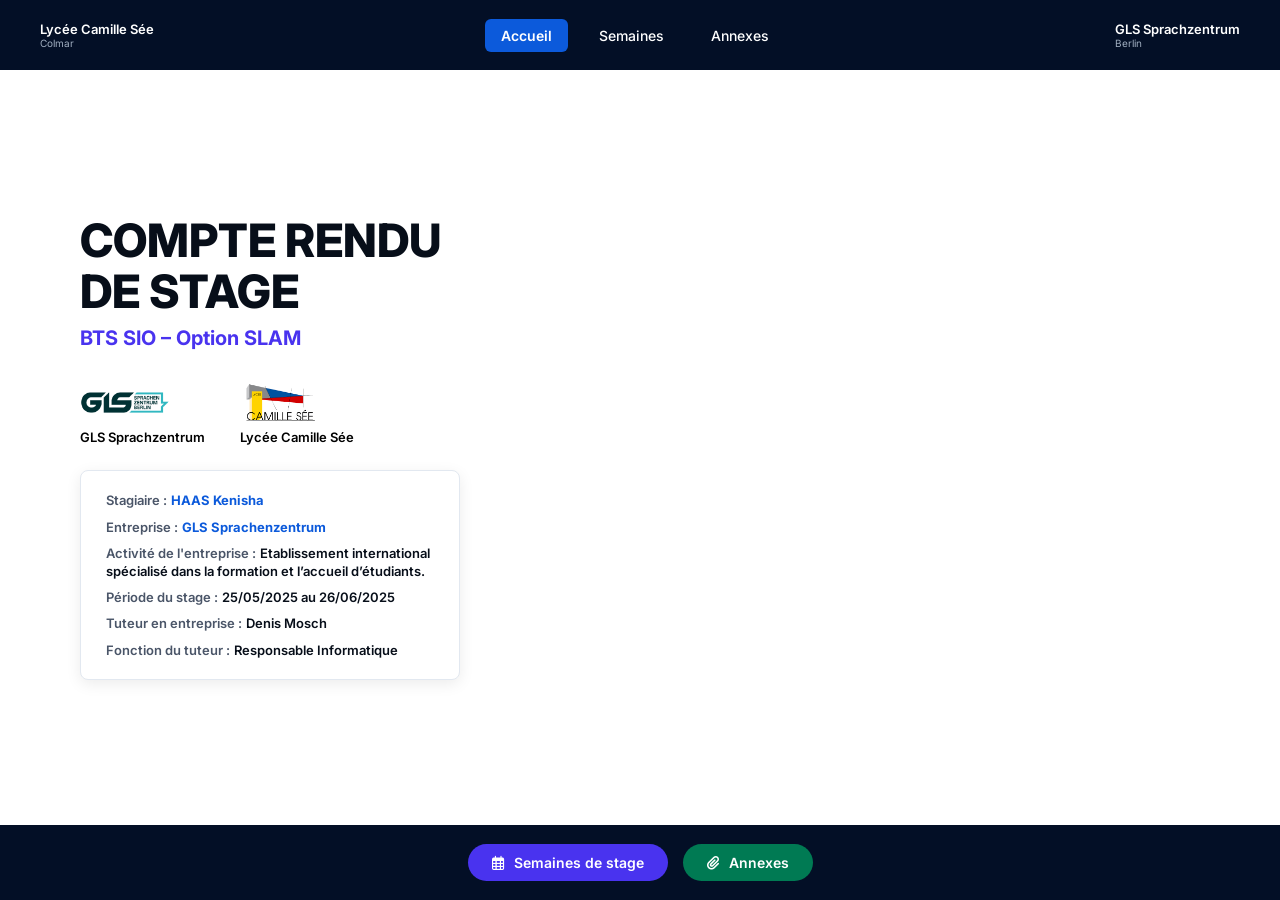
<file: index.html>
<!DOCTYPE html>
<html lang="fr">
<head>
    <meta charset="UTF-8">
    <meta name="viewport" content="width=device-width, initial-scale=1.0">
    <title>Compte Rendu de Stage - BTS SIO</title>
    <link rel="stylesheet" href="index.css">
    <link rel="stylesheet" href="https://cdnjs.cloudflare.com/ajax/libs/font-awesome/6.4.0/css/all.min.css">
    <link href="https://fonts.googleapis.com/css2?family=Inter:wght@400;500;600;700;800&display=swap" rel="stylesheet">
</head>
<body>

    <header class="navbar">
        <div class="logo-left">
            <a href="https://www.lyceecamilleseecolmar.fr/" target="_blank" class="logo-link">
                <div class="logo-text">
                    <span class="title">Lycée Camille Sée</span>
                    <span class="subtitle">Colmar</span>
                </div>
            </a>
        </div>

        <nav class="nav-links">
            <a href="index.html" class="nav-btn-active">Accueil</a>
            <a href="semaines.html">Semaines</a>
            <a href="annexes.html">Annexes</a>
        </nav>

        <div class="logo-right">
            <di class="logo-left">
                <a href="https://www.gls-german-courses.de/" target="=_blank" class="logo-link">
                    <div class="logo-text">
                        <span class="title">GLS Sprachzentrum</span>
                        <span class="subtitle">Berlin</span>
                    </div>
                </a>
            </div>
        </div>
    </header>

    <main class="hero-container">
        <div class="hero-content">
            
            <h1 class="main-title">COMPTE RENDU<br>DE STAGE</h1>
            <h2 class="section-subtitle">BTS SIO – Option SLAM</h2>

           <div class="logos-row">
                <a href="https://www.gls-german-courses.de/" target="_blank" class="logo-link">
                    <div class="logo-item-dark">
                        <img src="logos/logo_gls.png" alt="Logo GLS" style="height: 45px; width: auto;">
                        <div class="logo-text"><span class="title">GLS Sprachzentrum</span></div>
                    </div>
                </a>
                
                <a href="https://www.lyceecamilleseecolmar.fr/" target="_blank" class="logo-link">
                <div class="logo-item-dark">
                    <img src="logos/logo_cs.png" alt="Logo Camille Sée" style="height: 45px; width: auto;">
                    <div class="logo-text"><span class="title">Lycée Camille Sée</span></div>
                </div>
                </a>
            </div>

            <div class="info-card">
                <p><span class="label">Stagiaire :</span> <span class="val-blue">HAAS Kenisha</span></p>
                <p><span class="label">Entreprise :</span> <span class="val-blue">GLS Sprachenzentrum</span></p>
                <p><span class="label">Activité de l'entreprise :</span> <span class="val-black">Etablissement international spécialisé dans la formation et l’accueil d’étudiants.</span></p>
                <p><span class="label">Période du stage :</span> <span class="val-black">25/05/2025 au 26/06/2025</span></p>
                <p><span class="label">Tuteur en entreprise :</span> <span class="val-black">Denis Mosch </span></p>
                <p><span class="label">Fonction du tuteur :</span> <span class="val-black">Responsable Informatique</span></p>
            </div>

        </div>
    </main>

    <footer class="bottom-bar">
        <div class="buttons-center">
            <a href="semaines.html" class="action-btn btn-purple">
                <i class="fa-regular fa-calendar-days"></i> Semaines de stage
            </a>
            <a href="annexes.html" class="action-btn btn-teal">
                <i class="fa-solid fa-paperclip"></i> Annexes
            </a>
        </div>
    </footer>

</body>
</html>
</file>
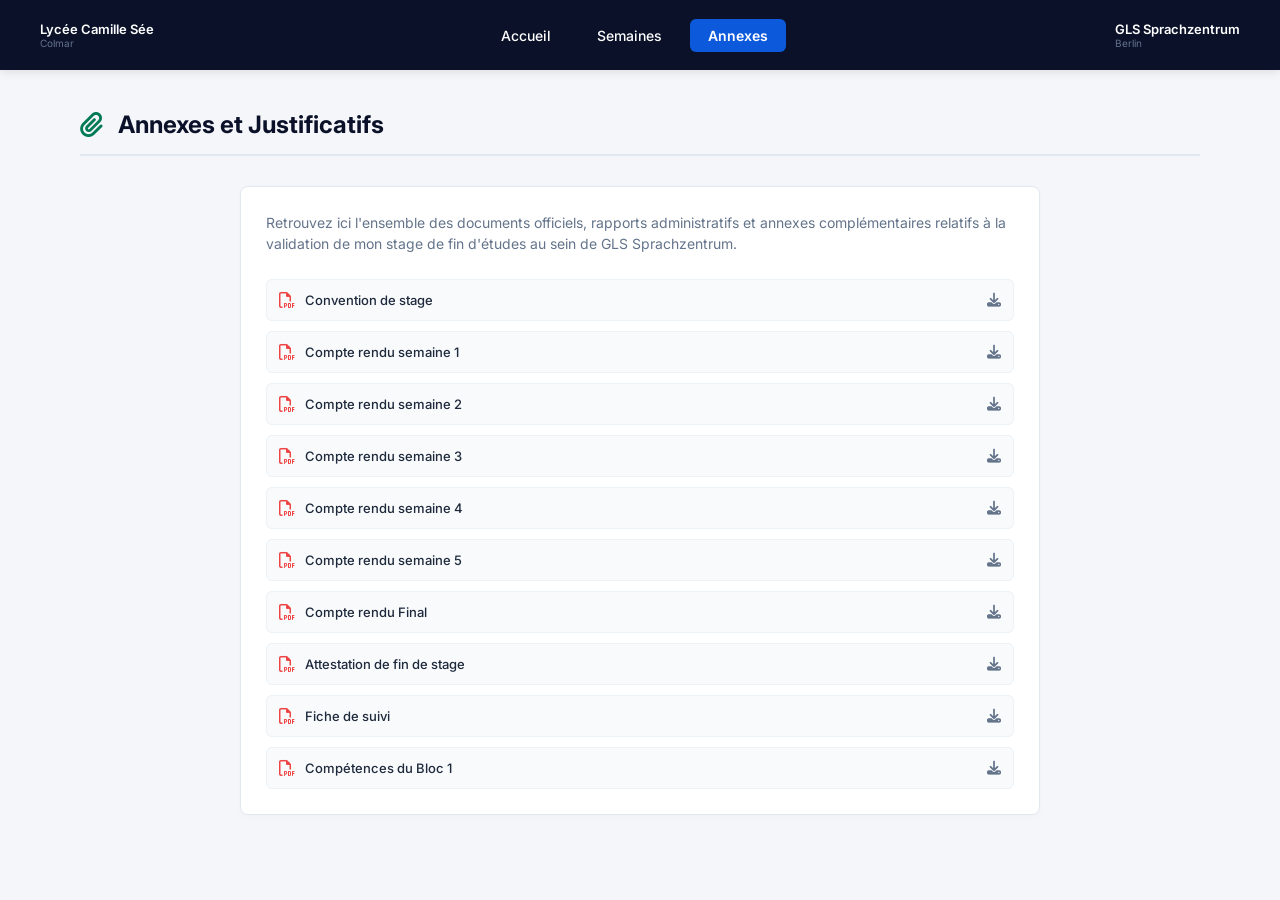
<file: annexes.html>
<!DOCTYPE html>
<html lang="fr">
<head>
    <meta charset="UTF-8">
    <meta name="viewport" content="width=device-width, initial-scale=1.0">
    <title>Annexes - Compte Rendu de Stage</title>
    <link rel="stylesheet" href="annexes.css">
    <link rel="stylesheet" href="https://cdnjs.cloudflare.com/ajax/libs/font-awesome/6.4.0/css/all.min.css">
    <link href="https://fonts.googleapis.com/css2?family=Inter:wght@400;500;600;700;800&display=swap" rel="stylesheet">
</head>
<body>

    <header class="navbar">
        <div class="logo-left">
            <a href="https://www.lyceecamilleseecolmar.fr/" target="_blank" class="logo-link">
                <div class="logo-text">
                    <span class="title">Lycée Camille Sée</span>
                    <span class="subtitle">Colmar</span>
                </div>
            </a>
        </div>

        <nav class="nav-links">
            <a href="index.html">Accueil</a>
            <a href="semaines.html" >Semaines</a>
            <a href="annexes.html" class="nav-btn-active">Annexes</a>
        </nav>

        <div class="logo-right">
            <di class="logo-left">
                <a href="https://www.gls-german-courses.de/" target="=_blank" class="logo-link">
                    <div class="logo-text">
                        <span class="title">GLS Sprachzentrum</span>
                        <span class="subtitle">Berlin</span>
                    </div>
                </a>
            </div>
        </div>
    </header>

    <main class="page-container">
        
        <div class="page-header">
            <i class="fa-solid fa-paperclip title-icon" style="color: var(--btn-teal);"></i>
            <h1 class="page-title">Annexes et Justificatifs</h1>
        </div>

        <div class="content-block" style="max-width: 800px; margin: 0 auto;">
            <p style="font-size: 14px; color: var(--text-muted); margin-bottom: 25px; line-height: 1.5;">
                Retrouvez ici l'ensemble des documents officiels, rapports administratifs et annexes complémentaires relatifs à la validation de mon stage de fin d'études au sein de GLS Sprachzentrum.
            </p>

            <div class="attachments-list">
                
                <a href="annexes/convention_stage-HAAS_Kenisha.pdf" class="attachment-item" download>
                    <div class="file-info">
                        <i class="fa-regular fa-file-pdf"></i>
                        <span>Convention de stage</span>
                    </div>
                    <i class="fa-solid fa-download download-icon"></i>
                </a>

                <a href="compte_rendu/compte_renduS1.pdf" class="attachment-item" download>
                    <div class="file-info">
                        <i class="fa-regular fa-file-pdf"></i>
                        <span>Compte rendu semaine 1</span>
                    </div>
                    <i class="fa-solid fa-download download-icon"></i>
                </a>

                 <a href="compte_rendu/compte_renduS2.pdf" class="attachment-item" download>
                    <div class="file-info">
                        <i class="fa-regular fa-file-pdf"></i>
                        <span>Compte rendu semaine 2</span>
                    </div>
                    <i class="fa-solid fa-download download-icon"></i>
                </a>

                  <a href="compte_rendu/compte_renduS3.pdf" class="attachment-item" download>
                    <div class="file-info">
                        <i class="fa-regular fa-file-pdf"></i>
                        <span>Compte rendu semaine 3</span>
                    </div>
                    <i class="fa-solid fa-download download-icon"></i>
                </a>

                 <a href="compte_rendu/compte_renduS4.pdf" class="attachment-item" download>
                    <div class="file-info">
                        <i class="fa-regular fa-file-pdf"></i>
                        <span>Compte rendu semaine 4</span>
                    </div>
                    <i class="fa-solid fa-download download-icon"></i>
                </a>

                <a href="compte_rendu/compte_renduS5.pdf" class="attachment-item" download>
                    <div class="file-info">
                        <i class="fa-regular fa-file-pdf"></i>
                        <span>Compte rendu semaine 5</span>
                    </div>
                    <i class="fa-solid fa-download download-icon"></i>
                </a>

                <a href="compte_rendu/compte_rendu_final.pdf" class="attachment-item" download>
                    <div class="file-info">
                        <i class="fa-regular fa-file-pdf"></i>
                        <span>Compte rendu Final</span>
                    </div>
                    <i class="fa-solid fa-download download-icon"></i>
                </a>
                
                <a href="annexes/attestation_fin_stage.pdf" class="attachment-item" download>
                    <div class="file-info">
                        <i class="fa-regular fa-file-pdf"></i>
                        <span>Attestation de fin de stage</span>
                    </div>
                    <i class="fa-solid fa-download download-icon"></i>
                </a>

                <a href="annexes/Fiche_de_suivi.pdf" class="attachment-item" download>
                    <div class="file-info">
                        <i class="fa-regular fa-file-pdf"></i>
                        <span>Fiche de suivi</span>
                    </div>
                    <i class="fa-solid fa-download download-icon"></i>
                </a>
                
                <a href="annexes/annexe_competences_B1.pdf" class="attachment-item" download>
                    <div class="file-info">
                        <i class="fa-regular fa-file-pdf"></i>
                        <span>Compétences du Bloc 1 </span>
                    </div>
                    <i class="fa-solid fa-download download-icon"></i>
                </a>

            </div>
        </div>

    </main>

</body>
</html>
</file>
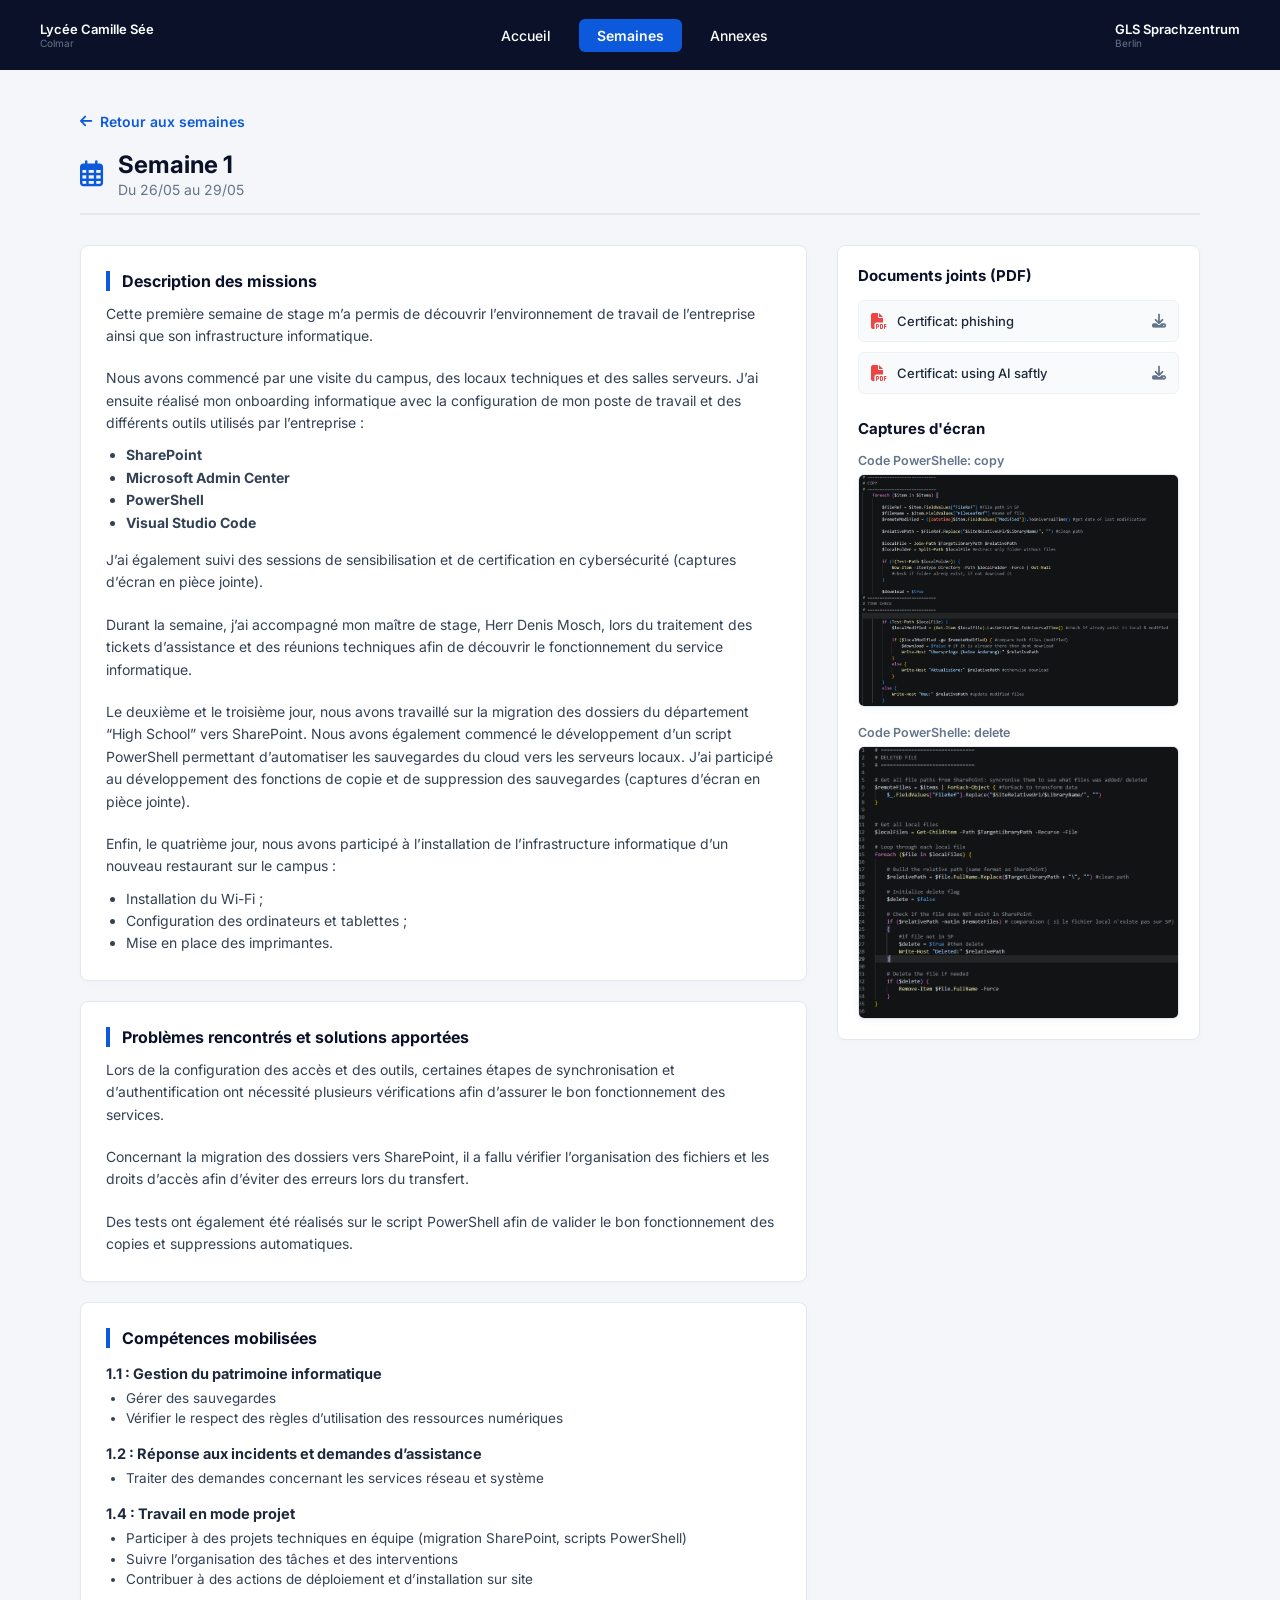
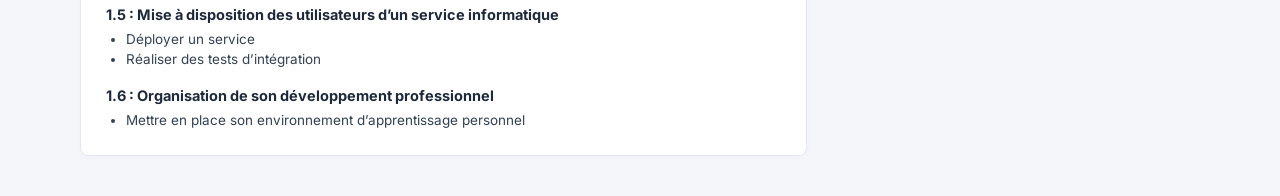
<file: semaine1.html>
<!DOCTYPE html>
<html lang="fr">
    <head>
        <meta charset="UTF-8">
        <meta name="viewport" content="width=device-width, initial-scale=1.0">
        <title>Semaine 1 - Compte Rendu</title>
        <link rel="stylesheet" href="semaine1.css">
        <link rel="stylesheet" href="https://cdnjs.cloudflare.com/ajax/libs/font-awesome/6.4.0/css/all.min.css">
        <link href="https://fonts.googleapis.com/css2?family=Inter:wght@400;500;600;700;800&display=swap" rel="stylesheet">
    </head>
    <body>

        <header class="navbar">
            <div class="logo-left">
                <a href="https://www.lyceecamilleseecolmar.fr/" target="_blank" class="logo-link">
                    <div class="logo-text">
                        <span class="title">Lycée Camille Sée</span>
                        <span class="subtitle">Colmar</span>
                    </div>
                </a>
            </div>

            <nav class="nav-links">
                <a href="index.html">Accueil</a>
                <a href="semaines.html" class="nav-btn-active">Semaines</a>
                <a href="annexes.html">Annexes</a>
            </nav>

            <div class="logo-right">
                <di class="logo-left">
                    <a href="https://www.gls-german-courses.de/" target="=_blank" class="logo-link">
                        <div class="logo-text">
                            <span class="title">GLS Sprachzentrum</span>
                            <span class="subtitle">Berlin</span>
                        </div>
                    </a>
                </div>
            </div>
        </header>

        <main class="page-container">

            <a href="semaines.html" class="back-link">
                <i class="fa-solid fa-arrow-left"></i> Retour aux semaines
            </a>

            <div class="page-header">
                <i class="fa-regular fa-calendar-days title-icon" style="color: var(--active-blue);"></i>
                <div class="header-text">
                    <h1 class="page-title">Semaine 1</h1>
                    <p style="color: var(--text-muted); font-size: 14px; margin-top: 2px;">Du 26/05 au 29/05</p>
                </div>
            </div>

            <div class="week-detail-layout">

                <div class="detail-main-content">
                    
                    <div class="content-block">
                        <h2>Description des missions</h2>
                        <p>Cette première semaine de stage m’a permis de découvrir l’environnement de travail de l’entreprise ainsi que son infrastructure informatique.</p>
                        <br>
                        <p>Nous avons commencé par une visite du campus, des locaux techniques et des salles serveurs. J’ai ensuite réalisé mon onboarding informatique avec la configuration de mon poste de travail et des différents outils utilisés par l’entreprise :</p>
                        <ul style="margin: 10px 0 15px 20px; color: #334155; font-size: 14px; line-height: 1.6;">
                            <strong><li>SharePoint</li></strong>
                            <li><strong>Microsoft Admin Center</strong></li>
                            <li><strong>PowerShell</strong></li>
                            <li><strong>Visual Studio Code</strong></li>
                        </ul>
                        <p>J’ai également suivi des sessions de sensibilisation et de certification en cybersécurité (captures d’écran en pièce jointe).</p>
                        <br>
                        <p>Durant la semaine, j’ai accompagné mon maître de stage, Herr Denis Mosch, lors du traitement des tickets d’assistance et des réunions techniques afin de découvrir le fonctionnement du service informatique.</p>
                        <br>
                        <p>Le deuxième et le troisième jour, nous avons travaillé sur la migration des dossiers du département “High School” vers SharePoint. Nous avons également commencé le développement d’un script PowerShell permettant d’automatiser les sauvegardes du cloud vers les serveurs locaux. J’ai participé au développement des fonctions de copie et de suppression des sauvegardes (captures d’écran en pièce jointe).</p>
                        <br>
                        <p>Enfin, le quatrième jour, nous avons participé à l’installation de l’infrastructure informatique d’un nouveau restaurant sur le campus :</p>
                        <ul style="margin: 10px 0 0 20px; color: #334155; font-size: 14px; line-height: 1.6;">
                            <li>Installation du Wi-Fi ;</li>
                            <li>Configuration des ordinateurs et tablettes ;</li>
                            <li>Mise en place des imprimantes.</li>
                        </ul>
                    </div>

                    <div class="content-block">
                        <h2>Problèmes rencontrés et solutions apportées</h2>
                        <p>Lors de la configuration des accès et des outils, certaines étapes de synchronisation et d’authentification ont nécessité plusieurs vérifications afin d’assurer le bon fonctionnement des services.</p>
                        <br>
                        <p>Concernant la migration des dossiers vers SharePoint, il a fallu vérifier l’organisation des fichiers et les droits d’accès afin d’éviter des erreurs lors du transfert.</p>
                        <br>
                        <p>Des tests ont également été réalisés sur le script PowerShell afin de valider le bon fonctionnement des copies et suppressions automatiques.</p>
                    </div>

                    <div class="content-block">
                        <h2>Compétences mobilisées</h2>
                        
                        <div style="margin-top: 15px;">
                            <span style="font-weight: 700; color: var(--gls-blue); font-size: 14.5px;">1.1 : Gestion du patrimoine informatique</span>
                            <ul style="margin: 5px 0 15px 20px; color: #334155; font-size: 13.5px; line-height: 1.5;">
                                <li>Gérer des sauvegardes</li>
                                <li>Vérifier le respect des règles d’utilisation des ressources numériques</li>
                            </ul>
                        </div>

                        <div>
                            <span style="font-weight: 700; color: var(--gls-blue); font-size: 14.5px;">1.2 : Réponse aux incidents et demandes d’assistance</span>
                            <ul style="margin: 5px 0 15px 20px; color: #334155; font-size: 13.5px; line-height: 1.5;">
                                <li>Traiter des demandes concernant les services réseau et système</li>
                            </ul>
                        </div>

                        <div>
                            <span style="font-weight: 700; color: var(--gls-blue); font-size: 14.5px;">1.4 : Travail en mode projet</span>
                            <ul style="margin: 5px 0 15px 20px; color: #334155; font-size: 13.5px; line-height: 1.5;">
                                <li>Participer à des projets techniques en équipe (migration SharePoint, scripts PowerShell)</li>
                                <li>Suivre l’organisation des tâches et des interventions</li>
                                <li>Contribuer à des actions de déploiement et d’installation sur site</li>
                            </ul>
                        </div>

                        <div>
                            <span style="font-weight: 700; color: var(--gls-blue); font-size: 14.5px;">1.5 : Mise à disposition des utilisateurs d’un service informatique</span>
                            <ul style="margin: 5px 0 15px 20px; color: #334155; font-size: 13.5px; line-height: 1.5;">
                                <li>Déployer un service</li>
                                <li>Réaliser des tests d’intégration</li>
                            </ul>
                        </div>

                        <div>
                            <span style="font-weight: 700; color: var(--gls-blue); font-size: 14.5px;">1.6 : Organisation de son développement professionnel</span>
                            <ul style="margin: 5px 0 0 20px; color: #334155; font-size: 13.5px; line-height: 1.5;">
                                <li>Mettre en place son environnement d’apprentissage personnel</li>
                            </ul>
                        </div>
                    </div>

                </div>

            <div class="detail-sidebar">
                    <div class="sidebar-card">
                        
                        <h2 style="font-size: 15px; font-weight: 700; color: var(--dark-navy); margin-bottom: 15px;">Documents joints (PDF)</h2>
                        <div class="attachments-list" style="margin-bottom: 25px;">
                            
                            <a href="certifications/EN_Haas_Kenisha_2026-05-26_Phishing+cours.pdf" class="attachment-item" download>
                                <div class="file-info">
                                    <i class="fa-solid fa-file-pdf"></i>
                                    <span>Certificat: phishing</span>
                                </div>
                                <i class="fa-solid fa-download download-icon"></i>
                            </a>

                            <a href="certifications/EN_Haas_Kenisha_2026-05-26_Course_+Using+AI+Safely.pdf" class="attachment-item" download>
                                <div class="file-info">
                                    <i class="fa-solid fa-file-pdf"></i>
                                    <span>Certificat: using AI saftly</span>
                                </div>
                                <i class="fa-solid fa-download download-icon"></i>
                            </a>

                        </div>

                        <h2 style="font-size: 15px; font-weight: 700; color: var(--dark-navy); margin-bottom: 15px;">Captures d'écran</h2>
                        <div class="images-preview-list">
                            
                            <div class="image-preview-item" style="margin-bottom: 18px;">
                                <p class="image-caption">Code PowerShelle: copy</p>
                                <img src="images_S1/code-copie.png" alt="Code PowerShell Copy" class="sidebar-img" onclick="openImage(this.src)">
                            </div>

                            <div class="image-preview-item">
                                <p class="image-caption">Code PowerShelle: delete</p>
                                <img src="images_S1/code-delete.png" alt="Code PowerShell Delete" class="sidebar-img" onclick="openImage(this.src)">
                            </div>

                        </div>

                    </div>
                </div>

            </div>

        </main>
        <!-- Fenêtre d'affichage des images -->
        <div id="imageModal" class="image-modal" onclick="closeImage()">
            <span class="close">&times;</span>
            <img id="modalImg" class="modal-content">
        </div>

        <script>
        function openImage(src) {
            document.getElementById("imageModal").style.display = "flex";
            document.getElementById("modalImg").src = src;
        }

        function closeImage() {
            document.getElementById("imageModal").style.display = "none";
        }
        </script>

    </body>
</html>
</file>
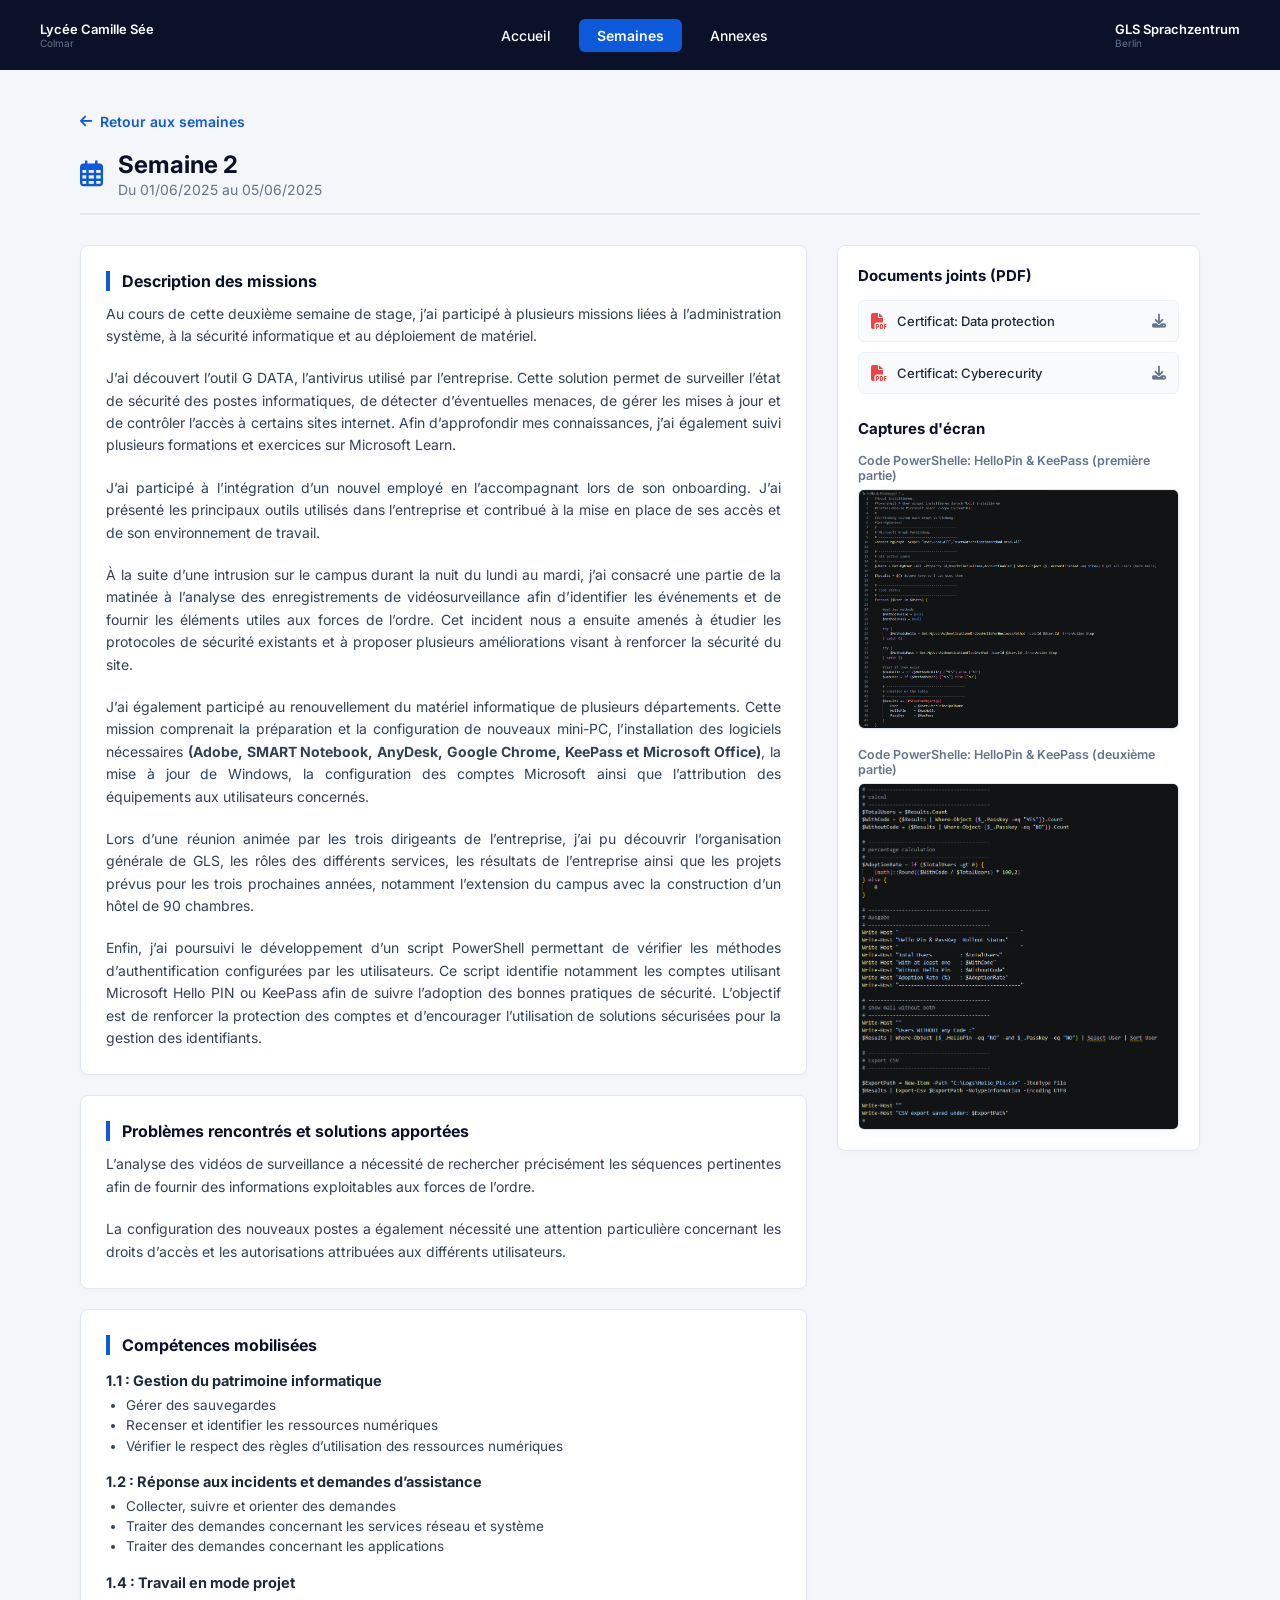
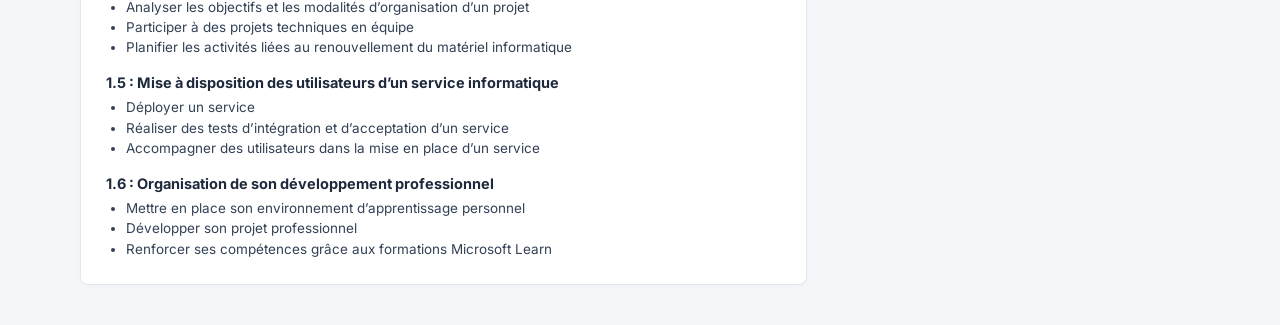
<file: semaine2.html>
<!DOCTYPE html>
<html lang="fr">
    <head>
        <meta charset="UTF-8">
        <meta name="viewport" content="width=device-width, initial-scale=1.0">
        <title>Semaine 2 - Compte Rendu</title>
        <link rel="stylesheet" href="semaine2.css">
        <link rel="stylesheet" href="https://cdnjs.cloudflare.com/ajax/libs/font-awesome/6.4.0/css/all.min.css">
        <link href="https://fonts.googleapis.com/css2?family=Inter:wght@400;500;600;700;800&display=swap" rel="stylesheet">
    </head>
    <body>

        <header class="navbar">
            <div class="logo-left">
                <a href="https://www.lyceecamilleseecolmar.fr/" target="_blank" class="logo-link">
                    <div class="logo-text">
                        <span class="title">Lycée Camille Sée</span>
                        <span class="subtitle">Colmar</span>
                    </div>
                </a>
            </div>

            <nav class="nav-links">
                <a href="index.html">Accueil</a>
                <a href="semaines.html" class="nav-btn-active">Semaines</a>
                <a href="annexes.html">Annexes</a>
            </nav>

            <div class="logo-right">
                <di class="logo-left">
                    <a href="https://www.gls-german-courses.de/" target="=_blank" class="logo-link">
                        <div class="logo-text">
                            <span class="title">GLS Sprachzentrum</span>
                            <span class="subtitle">Berlin</span>
                        </div>
                    </a>
                </div>
            </div>
        </header>

        <main class="page-container">

            <a href="semaines.html" class="back-link">
                <i class="fa-solid fa-arrow-left"></i> Retour aux semaines
            </a>

            <div class="page-header">
                <i class="fa-regular fa-calendar-days title-icon" style="color: var(--active-blue);"></i>
                <div class="header-text">
                    <h1 class="page-title">Semaine 2</h1>
                    <p style="color: var(--text-muted); font-size: 14px; margin-top: 2px;">Du 01/06/2025 au 05/06/2025</p>
                </div>
            </div>

            <div class="week-detail-layout">

                <div class="detail-main-content">
                    
                    <div class="content-block">
                        <h2>Description des missions</h2>
                        <P>Au cours de cette deuxième semaine de stage, j’ai participé à plusieurs missions liées à l’administration système, à la sécurité informatique et au déploiement de matériel.</P>
                        <br>
                        <p>J’ai découvert l’outil G DATA, l’antivirus utilisé par l’entreprise. Cette solution permet de surveiller l’état de sécurité des postes informatiques, de détecter d’éventuelles menaces, de gérer les mises à jour et de contrôler l’accès à certains sites internet. Afin d’approfondir mes connaissances, j’ai également suivi plusieurs formations et exercices sur Microsoft Learn.</p>
                        <br>
                        <p>J’ai participé à l’intégration d’un nouvel employé en l’accompagnant lors de son onboarding. J’ai présenté les principaux outils utilisés dans l’entreprise et contribué à la mise en place de ses accès et de son environnement de travail.</p>
                        <br>
                        <p>À la suite d’une intrusion sur le campus durant la nuit du lundi au mardi, j’ai consacré une partie de la matinée à l’analyse des enregistrements de vidéosurveillance afin d’identifier les événements et de fournir les éléments utiles aux forces de l’ordre. Cet incident nous a ensuite amenés à étudier les protocoles de sécurité existants et à proposer plusieurs améliorations visant à renforcer la sécurité du site.</p>
                        <br>
                        <p>J’ai également participé au renouvellement du matériel informatique de plusieurs départements. Cette mission comprenait la préparation et la configuration de nouveaux mini-PC, l’installation des logiciels nécessaires <strong>(Adobe, SMART Notebook, AnyDesk, Google Chrome, KeePass et Microsoft Office)</strong>, la mise à jour de Windows, la configuration des comptes Microsoft ainsi que l’attribution des équipements aux utilisateurs concernés.</p>
                        <br>
                        <p>Lors d’une réunion animée par les trois dirigeants de l’entreprise, j’ai pu découvrir l’organisation générale de GLS, les rôles des différents services, les résultats de l’entreprise ainsi que les projets prévus pour les trois prochaines années, notamment l’extension du campus avec la construction d’un hôtel de 90 chambres.</p>
                        <br>
                        <p>Enfin, j’ai poursuivi le développement d’un script PowerShell permettant de vérifier les méthodes d’authentification configurées par les utilisateurs. Ce script identifie notamment les comptes utilisant Microsoft Hello PIN ou KeePass afin de suivre l’adoption des bonnes pratiques de sécurité. L’objectif est de renforcer la protection des comptes et d’encourager l’utilisation de solutions sécurisées pour la gestion des identifiants.</p>
                    </div>

                    <div class="content-block">
                        <h2>Problèmes rencontrés et solutions apportées</h2>
                        <p>L’analyse des vidéos de surveillance a nécessité de rechercher précisément les séquences pertinentes afin de fournir des informations exploitables aux forces de l’ordre.</p>
                        <br>
                        <p>La configuration des nouveaux postes a également nécessité une attention particulière concernant les droits d’accès et les autorisations attribuées aux différents utilisateurs.</p>
                    </div>

                    <div class="content-block">
                        <h2>Compétences mobilisées</h2>
                        
                        <div style="margin-top: 15px;">
                            <span style="font-weight: 700; color: var(--gls-blue); font-size: 14.5px;">1.1 : Gestion du patrimoine informatique</span>
                            <ul style="margin: 5px 0 15px 20px; color: #334155; font-size: 13.5px; line-height: 1.5;">
                                <li>Gérer des sauvegardes</li>
                                <li>Recenser et identifier les ressources numériques</li>
                                <li>Vérifier le respect des règles d’utilisation des ressources numériques</li>
                            </ul>
                        </div>

                        <div>
                            <span style="font-weight: 700; color: var(--gls-blue); font-size: 14.5px;">1.2 : Réponse aux incidents et demandes d’assistance</span>
                            <ul style="margin: 5px 0 15px 20px; color: #334155; font-size: 13.5px; line-height: 1.5;">
                                <li>Collecter, suivre et orienter des demandes</li>
                                <li>Traiter des demandes concernant les services réseau et système</li>
                                <li>Traiter des demandes concernant les applications</li>
                            </ul>
                        </div>

                        <div>
                            <span style="font-weight: 700; color: var(--gls-blue); font-size: 14.5px;">1.4 : Travail en mode projet</span>
                            <ul style="margin: 5px 0 15px 20px; color: #334155; font-size: 13.5px; line-height: 1.5;">
                                <li>Analyser les objectifs et les modalités d’organisation d’un projet</li>
                                <li>Participer à des projets techniques en équipe</li>
                                <li>Planifier les activités liées au renouvellement du matériel informatique</li>
                            </ul>
                        </div>

                        <div>
                            <span style="font-weight: 700; color: var(--gls-blue); font-size: 14.5px;">1.5 : Mise à disposition des utilisateurs d’un service informatique</span>
                            <ul style="margin: 5px 0 15px 20px; color: #334155; font-size: 13.5px; line-height: 1.5;">
                                <li>Déployer un service</li>
                                <li>Réaliser des tests d’intégration et d’acceptation d’un service</li>
                                <li>Accompagner des utilisateurs dans la mise en place d’un service</li>
                            </ul>
                        </div>

                        <div>
                            <span style="font-weight: 700; color: var(--gls-blue); font-size: 14.5px;">1.6 : Organisation de son développement professionnel</span>
                            <ul style="margin: 5px 0 0 20px; color: #334155; font-size: 13.5px; line-height: 1.5;">
                                <li>Mettre en place son environnement d’apprentissage personnel</li>
                                <li>Développer son projet professionnel</li>
                                <li>Renforcer ses compétences grâce aux formations Microsoft Learn</li>
                            </ul>
                        </div>
                    </div>

                </div>

            <div class="detail-sidebar">
                    <div class="sidebar-card">
                        
                        <h2 style="font-size: 15px; font-weight: 700; color: var(--dark-navy); margin-bottom: 15px;">Documents joints (PDF)</h2>
                        <div class="attachments-list" style="margin-bottom: 25px;">
                            
                            <a href="certifications/EN_Haas_Kenisha_2026-06-01_Data protection course.pdf" class="attachment-item" download>
                                <div class="file-info">
                                    <i class="fa-solid fa-file-pdf"></i>
                                    <span>Certificat: Data protection</span>
                                </div>
                                <i class="fa-solid fa-download download-icon"></i>
                            </a>

                            <a href="certifications/EN_Haas_Kenisha_2026-06-01_Cybersecurity course.pdf" class="attachment-item" download>
                                <div class="file-info">
                                    <i class="fa-solid fa-file-pdf"></i>
                                    <span>Certificat: Cyberecurity</span>
                                </div>
                                <i class="fa-solid fa-download download-icon"></i>
                            </a>

                        </div>

                        <h2 style="font-size: 15px; font-weight: 700; color: var(--dark-navy); margin-bottom: 15px;">Captures d'écran</h2>
                        <div class="images-preview-list">
                            
                            <div class="image-preview-item" style="margin-bottom: 18px;">
                                <p class="image-caption">Code PowerShelle: HelloPin & KeePass (première partie)</p>
                                <img src="images_S2/HelloPin_KeePass1.png" alt="Certification Cybersécurité" class="sidebar-img" onclick="openImage(this.src)">
                            </div>

                            <div class="image-preview-item">
                                <p class="image-caption">Code PowerShelle: HelloPin & KeePass (deuxième partie)</p>
                                <img src="images_S2/HelloPin_KeePass2.png" alt="Installation Restaurant" class="sidebar-img" onclick="openImage(this.src)">
                            </div>

                        </div>

                    </div>
                </div>

            </div>

        </main>

        <!-- Fenêtre d'affichage des images -->
        <div id="imageModal" class="image-modal" onclick="closeImage()">
            <span class="close">&times;</span>
            <img id="modalImg" class="modal-content">
        </div>

        <script>
        function openImage(src) {
            document.getElementById("imageModal").style.display = "flex";
            document.getElementById("modalImg").src = src;
        }

        function closeImage() {
            document.getElementById("imageModal").style.display = "none";
        }
        </script>

    </body>
</html>
</file>
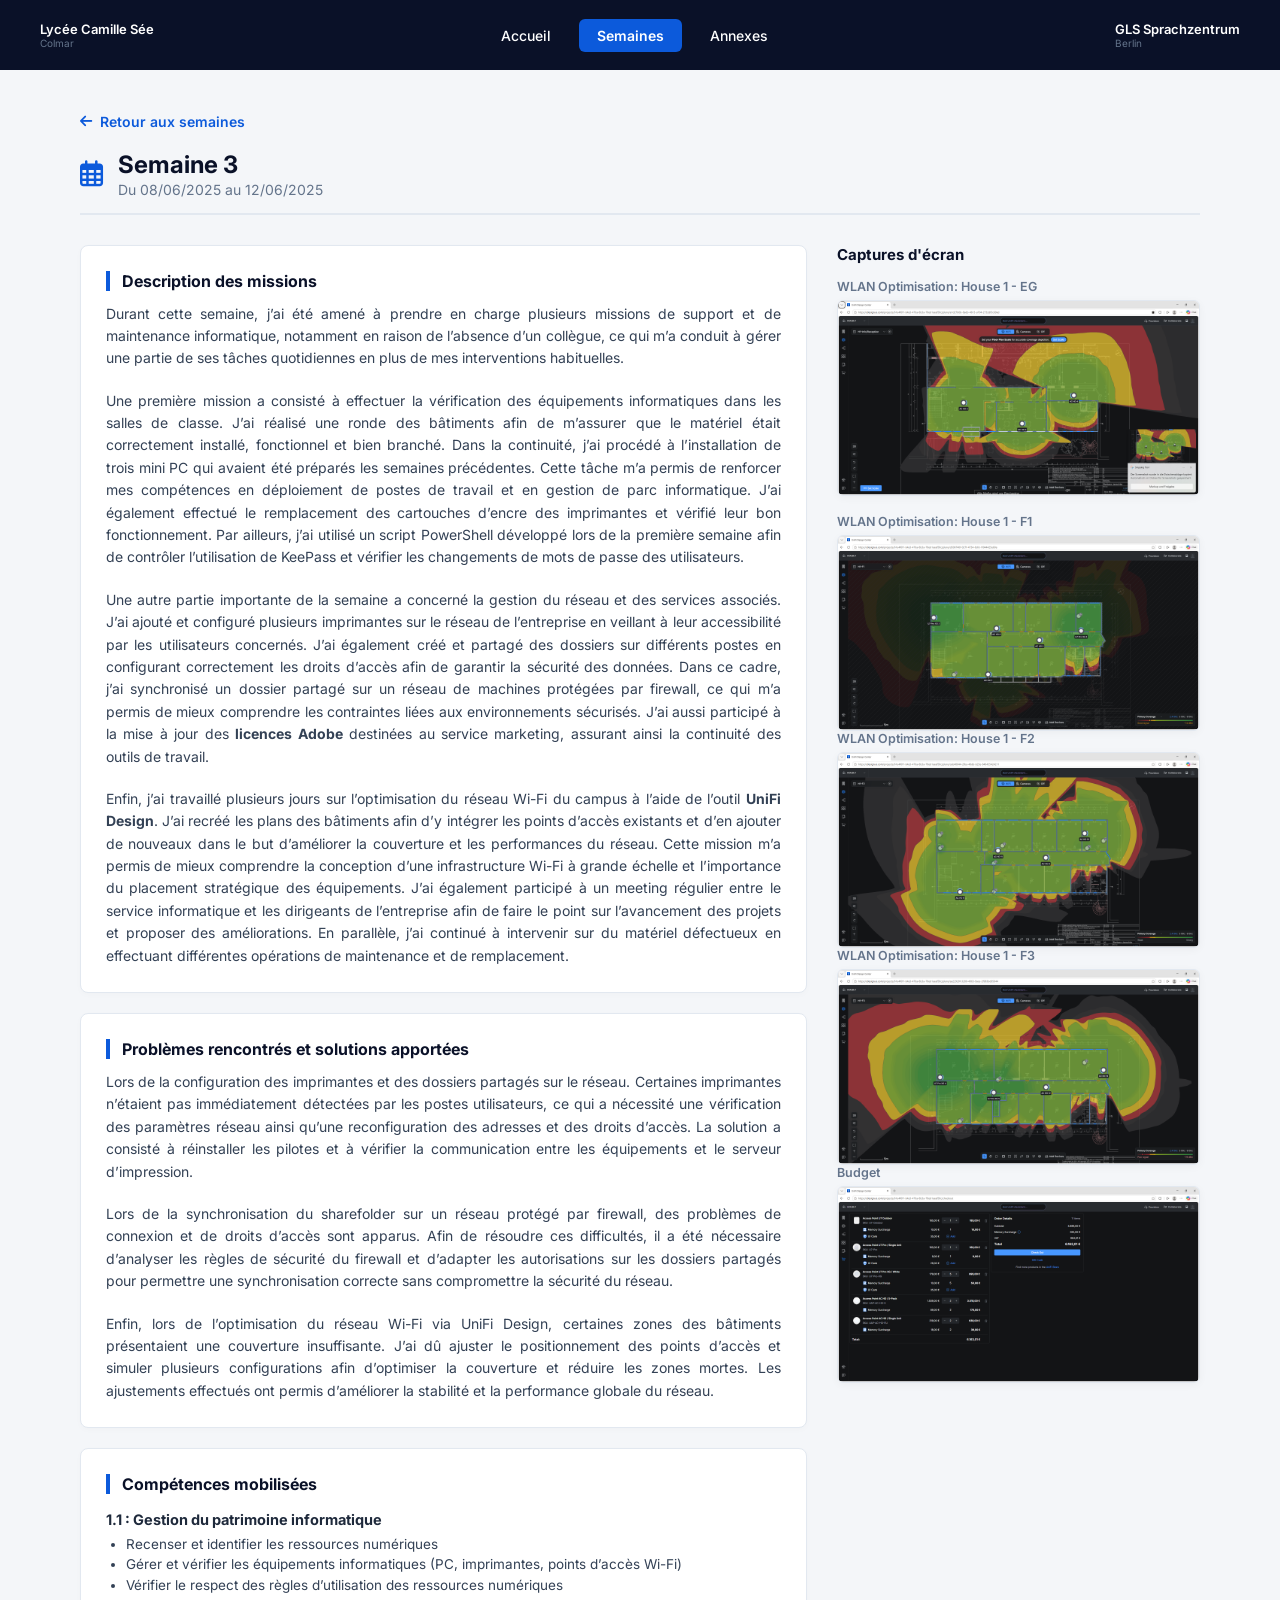
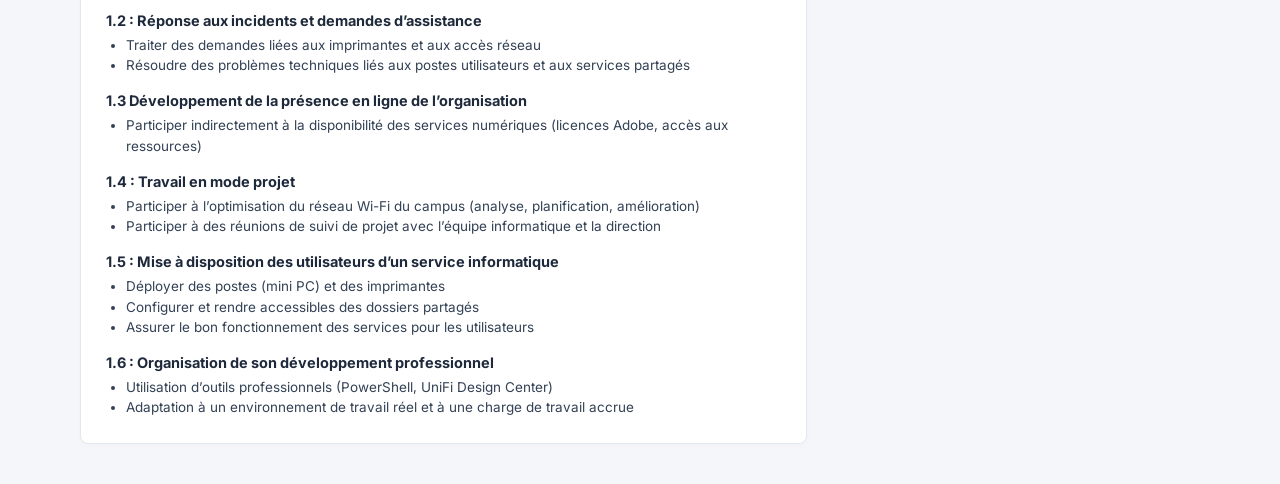
<file: semaine3.html>
<!DOCTYPE html>
<html lang="fr">
    <head>
        <meta charset="UTF-8">
        <meta name="viewport" content="width=device-width, initial-scale=1.0">
        <title>Semaine 3 - Compte Rendu</title>
        <link rel="stylesheet" href="semaine3.css">
        <link rel="stylesheet" href="https://cdnjs.cloudflare.com/ajax/libs/font-awesome/6.4.0/css/all.min.css">
        <link href="https://fonts.googleapis.com/css2?family=Inter:wght@400;500;600;700;800&display=swap" rel="stylesheet">
    </head>
    <body>

        <header class="navbar">
            <div class="logo-left">
                <a href="https://www.lyceecamilleseecolmar.fr/" target="_blank" class="logo-link">
                    <div class="logo-text">
                        <span class="title">Lycée Camille Sée</span>
                        <span class="subtitle">Colmar</span>
                    </div>
                </a>
            </div>

            <nav class="nav-links">
                <a href="index.html">Accueil</a>
                <a href="semaines.html" class="nav-btn-active">Semaines</a>
                <a href="annexes.html">Annexes</a>
            </nav>

            <div class="logo-right">
                <di class="logo-left">
                    <a href="https://www.gls-german-courses.de/" target="=_blank" class="logo-link">
                        <div class="logo-text">
                            <span class="title">GLS Sprachzentrum</span>
                            <span class="subtitle">Berlin</span>
                        </div>
                    </a>
                </div>
            </div>
        </header>

        <main class="page-container">

            <a href="semaines.html" class="back-link">
                <i class="fa-solid fa-arrow-left"></i> Retour aux semaines
            </a>

            <div class="page-header">
                <i class="fa-regular fa-calendar-days title-icon" style="color: var(--active-blue);"></i>
                <div class="header-text">
                    <h1 class="page-title">Semaine 3</h1>
                    <p style="color: var(--text-muted); font-size: 14px; margin-top: 2px;">Du 08/06/2025 au 12/06/2025</p>
                </div>
            </div>

            <div class="week-detail-layout">

                <div class="detail-main-content">
                    
                    <div class="content-block">
                        <h2>Description des missions</h2>
                        <p>Durant cette semaine, j’ai été amené à prendre en charge plusieurs missions de support et de maintenance informatique, notamment en raison de l’absence d’un collègue, ce qui m’a conduit à gérer une partie de ses tâches quotidiennes en plus de mes interventions habituelles.</p>
                        <br>
                        <p>Une première mission a consisté à effectuer la vérification des équipements informatiques dans les salles de classe. J’ai réalisé une ronde des bâtiments afin de m’assurer que le matériel était correctement installé, fonctionnel et bien branché. Dans la continuité, j’ai procédé à l’installation de trois mini PC qui avaient été préparés les semaines précédentes. Cette tâche m’a permis de renforcer mes compétences en déploiement de postes de travail et en gestion de parc informatique. J’ai également effectué le remplacement des cartouches d’encre des imprimantes et vérifié leur bon fonctionnement. Par ailleurs, j’ai utilisé un script PowerShell développé lors de la première semaine afin de contrôler l’utilisation de KeePass et vérifier les changements de mots de passe des utilisateurs.</p>
                        <br>
                        <p>Une autre partie importante de la semaine a concerné la gestion du réseau et des services associés. J’ai ajouté et configuré plusieurs imprimantes sur le réseau de l’entreprise en veillant à leur accessibilité par les utilisateurs concernés. J’ai également créé et partagé des dossiers sur différents postes en configurant correctement les droits d’accès afin de garantir la sécurité des données. Dans ce cadre, j’ai synchronisé un dossier partagé sur un réseau de machines protégées par firewall, ce qui m’a permis de mieux comprendre les contraintes liées aux environnements sécurisés. J’ai aussi participé à la mise à jour des <strong>licences Adobe</strong> destinées au service marketing, assurant ainsi la continuité des outils de travail.</p>
                        <br>
                        <p>Enfin, j’ai travaillé plusieurs jours sur l’optimisation du réseau Wi-Fi du campus à l’aide de l’outil <strong>UniFi Design</strong>. J’ai recréé les plans des bâtiments afin d’y intégrer les points d’accès existants et d’en ajouter de nouveaux dans le but d’améliorer la couverture et les performances du réseau. Cette mission m’a permis de mieux comprendre la conception d’une infrastructure Wi-Fi à grande échelle et l’importance du placement stratégique des équipements. J’ai également participé à un meeting régulier entre le service informatique et les dirigeants de l’entreprise afin de faire le point sur l’avancement des projets et proposer des améliorations. En parallèle, j’ai continué à intervenir sur du matériel défectueux en effectuant différentes opérations de maintenance et de remplacement.</p>
                    </div>

                    <div class="content-block">
                        <h2>Problèmes rencontrés et solutions apportées</h2>
                        <p>Lors de la configuration des imprimantes et des dossiers partagés sur le réseau. Certaines imprimantes n’étaient pas immédiatement détectées par les postes utilisateurs, ce qui a nécessité une vérification des paramètres réseau ainsi qu’une reconfiguration des adresses et des droits d’accès. La solution a consisté à réinstaller les pilotes et à vérifier la communication entre les équipements et le serveur d’impression.</p>
                        <br>
                        <p>Lors de la synchronisation du sharefolder sur un réseau protégé par firewall, des problèmes de connexion et de droits d’accès sont apparus. Afin de résoudre ces difficultés, il a été nécessaire d’analyser les règles de sécurité du firewall et d’adapter les autorisations sur les dossiers partagés pour permettre une synchronisation correcte sans compromettre la sécurité du réseau.</p>
                        <br>
                        <p>Enfin, lors de l’optimisation du réseau Wi-Fi via UniFi Design, certaines zones des bâtiments présentaient une couverture insuffisante. J’ai dû ajuster le positionnement des points d’accès et simuler plusieurs configurations afin d’optimiser la couverture et réduire les zones mortes. Les ajustements effectués ont permis d’améliorer la stabilité et la performance globale du réseau.</p>

                    </div>

                    <div class="content-block">
                        <h2>Compétences mobilisées</h2>
                        
                        <div style="margin-top: 15px;">
                            <span style="font-weight: 700; color: var(--gls-blue); font-size: 14.5px;">1.1 : Gestion du patrimoine informatique</span>
                            <ul style="margin: 5px 0 15px 20px; color: #334155; font-size: 13.5px; line-height: 1.5;">
                                <li>Recenser et identifier les ressources numériques </li>
                                <li>Gérer et vérifier les équipements informatiques (PC, imprimantes, points d’accès Wi-Fi) </li>
                                <li>Vérifier le respect des règles d’utilisation des ressources numériques </li>
                            </ul>
                        </div>

                        <div>
                            <span style="font-weight: 700; color: var(--gls-blue); font-size: 14.5px;">1.2 : Réponse aux incidents et demandes d’assistance</span>
                            <ul style="margin: 5px 0 15px 20px; color: #334155; font-size: 13.5px; line-height: 1.5;">
                                <li>Traiter des demandes liées aux imprimantes et aux accès réseau </li>
                                <li>Résoudre des problèmes techniques liés aux postes utilisateurs et aux services partagés </li>
                            </ul>
                        </div>

                        <div>
                            <span style="font-weight: 700; color: var(--gls-blue); font-size: 14.5px;">1.3 Développement de la présence en ligne de l’organisation</span>
                            <ul style="margin: 5px 0 15px 20px; color: #334155; font-size: 13.5px; line-height: 1.5;">
                                <li>Participer indirectement à la disponibilité des services numériques (licences Adobe, accès aux ressources) </li>
                            </ul>
                        </div>

                        <div>
                            <span style="font-weight: 700; color: var(--gls-blue); font-size: 14.5px;">1.4 : Travail en mode projet</span>
                            <ul style="margin: 5px 0 15px 20px; color: #334155; font-size: 13.5px; line-height: 1.5;">
                                <li>Participer à l’optimisation du réseau Wi-Fi du campus (analyse, planification, amélioration) </li>
                                <li>Participer à des réunions de suivi de projet avec l’équipe informatique et la direction </li>
                            </ul>
                        </div>

                        <div>
                            <span style="font-weight: 700; color: var(--gls-blue); font-size: 14.5px;">1.5 : Mise à disposition des utilisateurs d’un service informatique</span>
                            <ul style="margin: 5px 0 15px 20px; color: #334155; font-size: 13.5px; line-height: 1.5;">
                                <li>Déployer des postes (mini PC) et des imprimantes </li>
                                <li>Configurer et rendre accessibles des dossiers partagés </li>
                                <li>Assurer le bon fonctionnement des services pour les utilisateurs </li>
                            </ul>
                        </div>

                        <div>
                            <span style="font-weight: 700; color: var(--gls-blue); font-size: 14.5px;">1.6 : Organisation de son développement professionnel</span>
                            <ul style="margin: 5px 0 0 20px; color: #334155; font-size: 13.5px; line-height: 1.5;">
                                <li>Utilisation d’outils professionnels (PowerShell, UniFi Design Center) </li>
                                <li>Adaptation à un environnement de travail réel et à une charge de travail accrue</li>
                            </ul>
                        </div>
                    </div>

                </div>

            <div class="detail-sidebar">

                        <h2 style="font-size: 15px; font-weight: 700; color: var(--dark-navy); margin-bottom: 15px;">Captures d'écran</h2>
                        <div class="images-preview-list">
                            
                            <div class="image-preview-item" style="margin-bottom: 18px;">
                                <p class="image-caption">WLAN Optimisation: House 1 - EG</p>
                                <img src="images_S3/H1-Infor_Recpetion.png" alt="Certification Cybersécurité" class="sidebar-img"onclick="openImage(this.src)">
                            </div>
                        
                            <div class="image-preview-item">
                                <p class="image-caption">WLAN Optimisation: House 1 - F1</p>
                                <img src="images_S3/H1-F1.png" alt="Installation Restaurant" class="sidebar-img"onclick="openImage(this.src)">
                            </div>

                            <div class="image-preview-item">
                                <p class="image-caption">WLAN Optimisation: House 1 - F2</p>
                                <img src="images_S3/H1-F2.png" alt="Installation Restaurant" class="sidebar-img"onclick="openImage(this.src)">
                            </div>

                            <div class="image-preview-item">
                                <p class="image-caption">WLAN Optimisation: House 1 - F3</p>
                                <img src="images_S3/H1-F3.png" alt="Installation Restaurant" class="sidebar-img" onclick="openImage(this.src)">
                            </div>

                            <div class="image-preview-item">
                                <p class="image-caption">Budget</p>
                                <img src="images_S3/Budget.png" alt="Installation Restaurant" class="sidebar-img"onclick="openImage(this.src)">
                            </div>

                        </div>

                    </div>
                </div>

            </div>

        </main>

        <!-- Fenêtre d'affichage des images -->
        <div id="imageModal" class="image-modal" onclick="closeImage()">
            <span class="close">&times;</span>
            <img id="modalImg" class="modal-content">
        </div>

        <script>
        function openImage(src) {
            document.getElementById("imageModal").style.display = "flex";
            document.getElementById("modalImg").src = src;
        }

        function closeImage() {
            document.getElementById("imageModal").style.display = "none";
        }
        </script>

    </body>
</html>
</file>
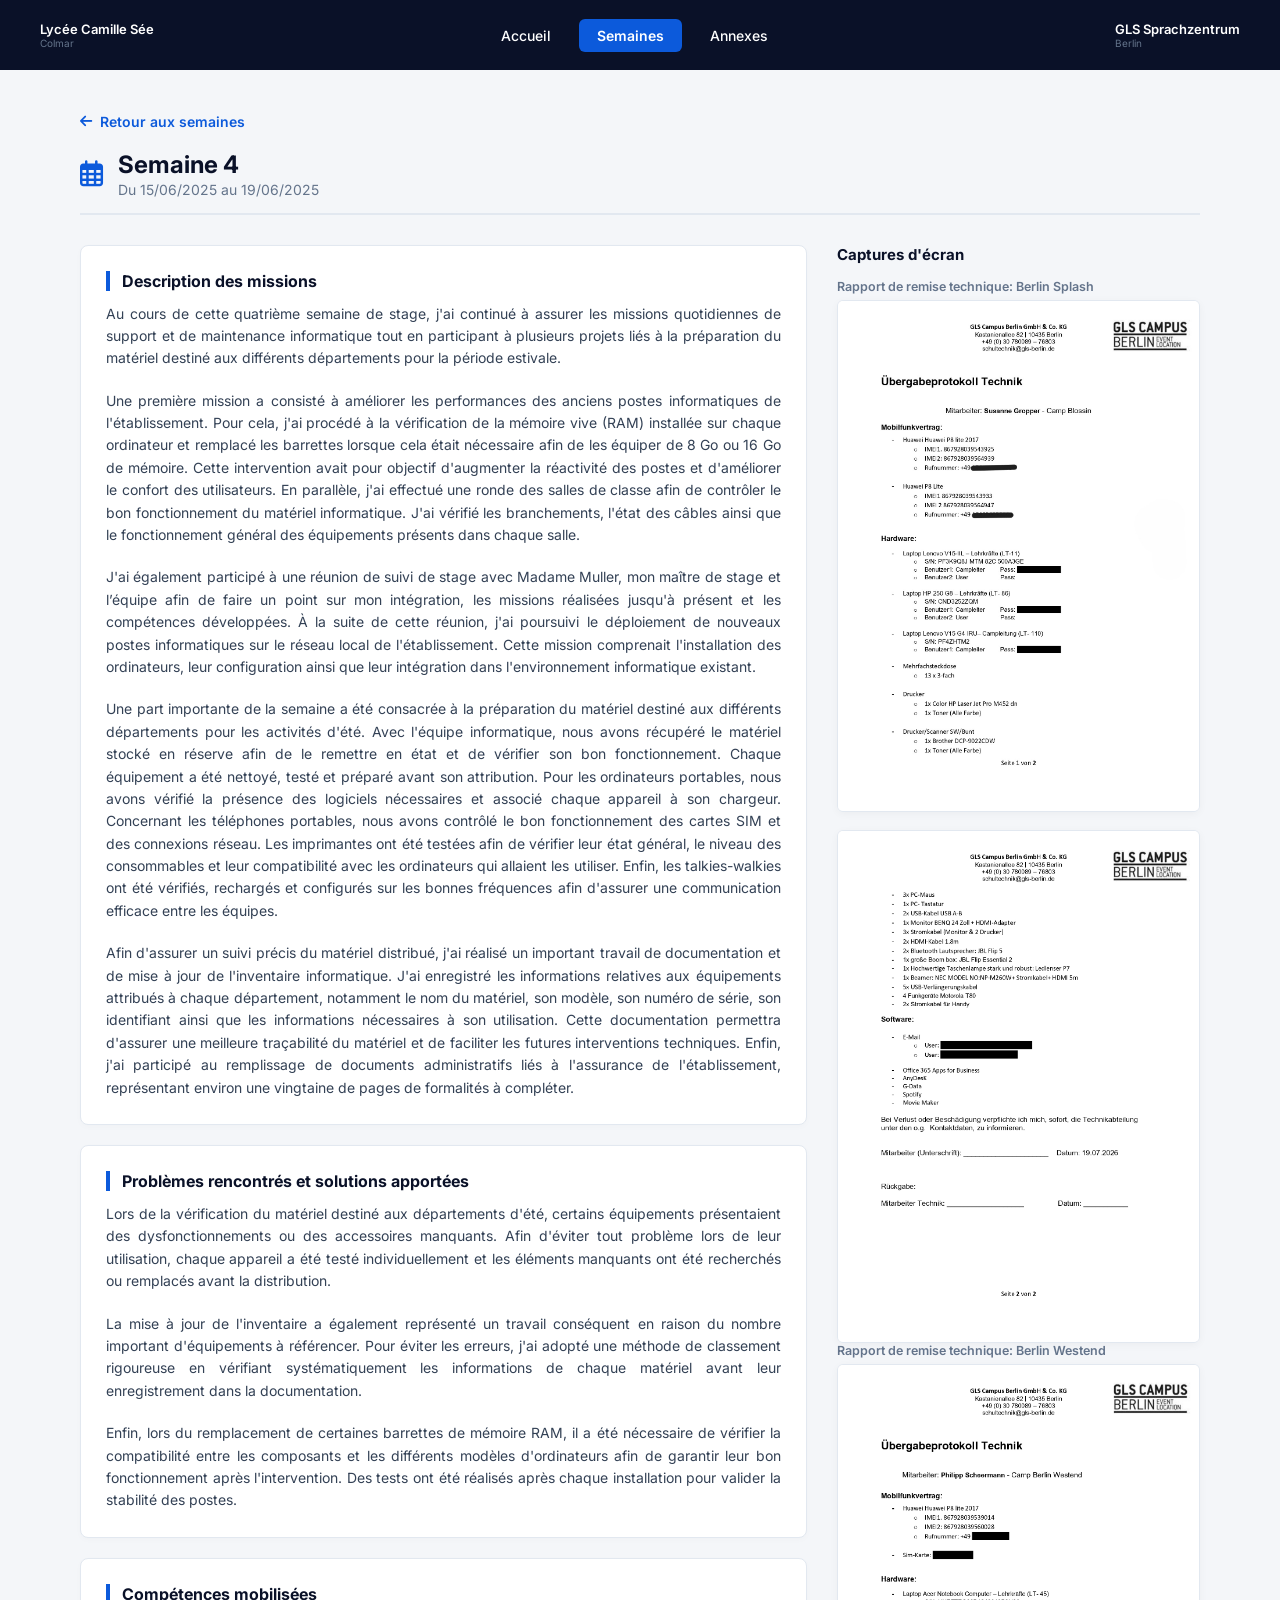
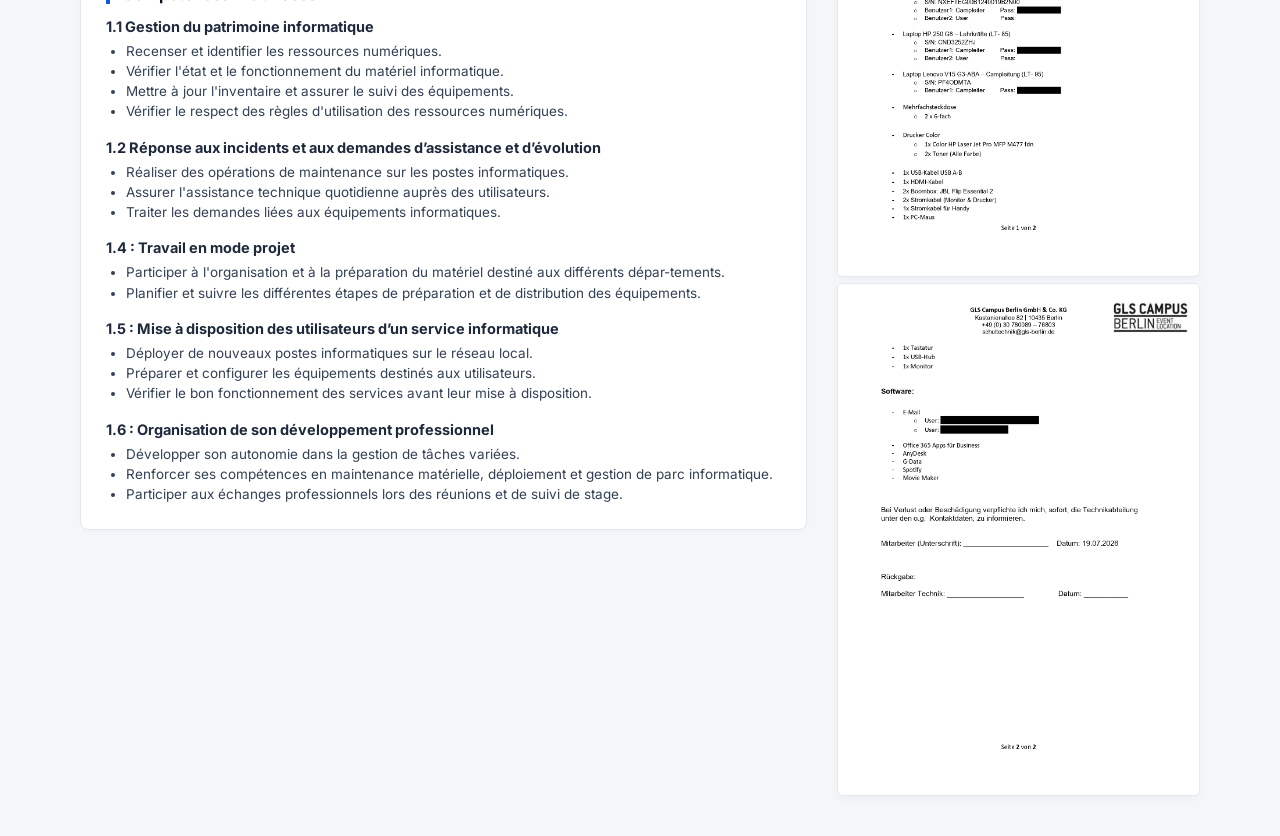
<file: semaine4.html>
<!DOCTYPE html>
<html lang="fr">
        <head>
            <meta charset="UTF-8">
            <meta name="viewport" content="width=device-width, initial-scale=1.0">
            <title>Semaine 4 - Compte Rendu</title>
            <link rel="stylesheet" href="semaine4.css">
            <link rel="stylesheet" href="https://cdnjs.cloudflare.com/ajax/libs/font-awesome/6.4.0/css/all.min.css">
            <link href="https://fonts.googleapis.com/css2?family=Inter:wght@400;500;600;700;800&display=swap" rel="stylesheet">
        </head>
    <body>

        <header class="navbar">
            <div class="logo-left">
                <a href="https://www.lyceecamilleseecolmar.fr/" target="_blank" class="logo-link">
                    <div class="logo-text">
                        <span class="title">Lycée Camille Sée</span>
                        <span class="subtitle">Colmar</span>
                    </div>
                </a>
            </div>

            <nav class="nav-links">
                <a href="index.html">Accueil</a>
                <a href="semaines.html" class="nav-btn-active">Semaines</a>
                <a href="annexes.html">Annexes</a>
            </nav>

            <div class="logo-right">
                <di class="logo-left">
                    <a href="https://www.gls-german-courses.de/" target="=_blank" class="logo-link">
                        <div class="logo-text">
                            <span class="title">GLS Sprachzentrum</span>
                            <span class="subtitle">Berlin</span>
                        </div>
                    </a>
                </div>
            </div>
        </header>

        <main class="page-container">

            <a href="semaines.html" class="back-link">
                <i class="fa-solid fa-arrow-left"></i> Retour aux semaines
            </a>

            <div class="page-header">
                <i class="fa-regular fa-calendar-days title-icon" style="color: var(--active-blue);"></i>
                <div class="header-text">
                    <h1 class="page-title">Semaine 4</h1>
                    <p style="color: var(--text-muted); font-size: 14px; margin-top: 2px;">Du 15/06/2025 au 19/06/2025</p>
                </div>
            </div>

            <div class="week-detail-layout">

                <div class="detail-main-content">
                    
                    <div class="content-block">
                        <h2>Description des missions</h2>
                        <p>Au cours de cette quatrième semaine de stage, j'ai continué à assurer les missions quotidiennes de support et de maintenance informatique tout en participant à plusieurs projets liés à la préparation du matériel destiné aux différents départements pour la période estivale.</p>
                        <br>
                        <p>Une première mission a consisté à améliorer les performances des anciens postes informatiques de l'établissement. Pour cela, j'ai procédé à la vérification de la mémoire vive (RAM) installée sur chaque ordinateur et remplacé les barrettes lorsque cela était nécessaire afin de les équiper de 8 Go ou 16 Go de mémoire. Cette intervention avait pour objectif d'augmenter la réactivité des postes et d'améliorer le confort des utilisateurs. En parallèle, j'ai effectué une ronde des salles de classe afin de contrôler le bon fonctionnement du matériel informatique. J'ai vérifié les branchements, l'état des câbles ainsi que le fonctionnement général des équipements présents dans chaque salle.</p>
                        <br>
                        <p>J'ai également participé à une réunion de suivi de stage avec Madame Muller, mon maître de stage et l’équipe afin de faire un point sur mon intégration, les missions réalisées jusqu'à présent et les compétences développées. À la suite de cette réunion, j'ai poursuivi le déploiement de nouveaux postes informatiques sur le réseau local de l'établissement. Cette mission comprenait l'installation des ordinateurs, leur configuration ainsi que leur intégration dans l'environnement informatique existant.</p>
                        <br>
                        <p>Une part importante de la semaine a été consacrée à la préparation du matériel destiné aux différents départements pour les activités d'été. Avec l'équipe informatique, nous avons récupéré le matériel stocké en réserve afin de le remettre en état et de vérifier son bon fonctionnement. Chaque équipement a été nettoyé, testé et préparé avant son attribution. Pour les ordinateurs portables, nous avons vérifié la présence des logiciels nécessaires et associé chaque appareil à son chargeur. Concernant les téléphones portables, nous avons contrôlé le bon fonctionnement des cartes SIM et des connexions réseau. Les imprimantes ont été testées afin de vérifier leur état général, le niveau des consommables et leur compatibilité avec les ordinateurs qui allaient les utiliser. Enfin, les talkies-walkies ont été vérifiés, rechargés et configurés sur les bonnes fréquences afin d'assurer une communication efficace entre les équipes.</p>
                        <br>
                        <p>Afin d'assurer un suivi précis du matériel distribué, j'ai réalisé un important travail de documentation et de mise à jour de l'inventaire informatique. J'ai enregistré les informations relatives aux équipements attribués à chaque département, notamment le nom du matériel, son modèle, son numéro de série, son identifiant ainsi que les informations nécessaires à son utilisation. Cette documentation permettra d'assurer une meilleure traçabilité du matériel et de faciliter les futures interventions techniques. Enfin, j'ai participé au remplissage de documents administratifs liés à l'assurance de l'établissement, représentant environ une vingtaine de pages de formalités à compléter.</p>
                    </div>

                    <div class="content-block">
                        <h2>Problèmes rencontrés et solutions apportées</h2>
                        <p>Lors de la vérification du matériel destiné aux départements d'été, certains équipements présentaient des dysfonctionnements ou des accessoires manquants. Afin d'éviter tout problème lors de leur utilisation, chaque appareil a été testé individuellement et les éléments manquants ont été recherchés ou remplacés avant la distribution.</p>
                        <br>
                        <p>La mise à jour de l'inventaire a également représenté un travail conséquent en raison du nombre important d'équipements à référencer. Pour éviter les erreurs, j'ai adopté une méthode de classement rigoureuse en vérifiant systématiquement les informations de chaque matériel avant leur enregistrement dans la documentation.</p>
                        <br>
                        <p>Enfin, lors du remplacement de certaines barrettes de mémoire RAM, il a été nécessaire de vérifier la compatibilité entre les composants et les différents modèles d'ordinateurs afin de garantir leur bon fonctionnement après l'intervention. Des tests ont été réalisés après chaque installation pour valider la stabilité des postes.</p>

                    </div>

                    <div class="content-block">
                        <h2>Compétences mobilisées</h2>

                        <div>
                            <span style="font-weight: 700; color: var(--gls-blue); font-size: 14.5px;">1.1 Gestion du patrimoine informatique</span>
                            <ul style="margin: 5px 0 15px 20px; color: #334155; font-size: 13.5px; line-height: 1.5;">
                                <li>Recenser et identifier les ressources numériques.</li>
                                <li>Vérifier l'état et le fonctionnement du matériel informatique.</li> 
                                <li>Mettre à jour l'inventaire et assurer le suivi des équipements. </li>
                                <li>Vérifier le respect des règles d'utilisation des ressources numériques. </li>
                            </ul>
                        </div>

                        <div>
                            <span style="font-weight: 700; color: var(--gls-blue); font-size: 14.5px;">1.2 Réponse aux incidents et aux demandes d’assistance et d’évolution</span>
                            <ul style="margin: 5px 0 15px 20px; color: #334155; font-size: 13.5px; line-height: 1.5;">
                                <li>Réaliser des opérations de maintenance sur les postes informatiques. </li>
                                <li>Assurer l'assistance technique quotidienne auprès des utilisateurs. </li>
                                <li>Traiter les demandes liées aux équipements informatiques.</li>
                            </ul>
                        </div>

                        <div>
                            <span style="font-weight: 700; color: var(--gls-blue); font-size: 14.5px;">1.4 : Travail en mode projet</span>
                            <ul style="margin: 5px 0 15px 20px; color: #334155; font-size: 13.5px; line-height: 1.5;">
                                <li>Participer à l'organisation et à la préparation du matériel destiné aux différents dépar-tements. </li>
                                <li>Planifier et suivre les différentes étapes de préparation et de distribution des équipements.</li>
                            </ul>
                        </div>

                        <div>
                            <span style="font-weight: 700; color: var(--gls-blue); font-size: 14.5px;">1.5 : Mise à disposition des utilisateurs d’un service informatique</span>
                            <ul style="margin: 5px 0 15px 20px; color: #334155; font-size: 13.5px; line-height: 1.5;">
                                <li>Déployer de nouveaux postes informatiques sur le réseau local. </li>
                                <li>Préparer et configurer les équipements destinés aux utilisateurs. </li>
                                <li>Vérifier le bon fonctionnement des services avant leur mise à disposition.</li>
                            </ul>
                        </div>

                        <div>
                            <span style="font-weight: 700; color: var(--gls-blue); font-size: 14.5px;">1.6 : Organisation de son développement professionnel</span>
                            <ul style="margin: 5px 0 0 20px; color: #334155; font-size: 13.5px; line-height: 1.5;">
                                <li>Développer son autonomie dans la gestion de tâches variées. </li>
                                <li>Renforcer ses compétences en maintenance matérielle, déploiement et gestion de parc informatique. </li>
                                <li>Participer aux échanges professionnels lors des réunions et de suivi de stage.</li>
                            </ul>
                        </div>
                    </div>

                </div>

            <div class="detail-sidebar">

                        <h2 style="font-size: 15px; font-weight: 700; color: var(--dark-navy); margin-bottom: 15px;">Captures d'écran</h2>
                        <div class="images-preview-list">
                            
                            <div class="image-preview-item" style="margin-bottom: 18px;">
                                <p class="image-caption">Rapport de remise technique: Berlin Splash</p>
                                <img src="images_S4/Hardware Aus-Rückgabe- Verlin Splash 2026_page-0001.jpg" alt="Certification Cybersécurité" class="sidebar-img"onclick="openImage(this.src)">
                            </div>
                        
                            <div class="image-preview-item">
                                <p class="image-caption"></p>
                                <img src="images_S4/Hardware Aus-Rückgabe- Verlin Splash 2026_page-0002.jpg" alt="Installation Restaurant" class="sidebar-img"onclick="openImage(this.src)">
                            </div>

                            <div class="image-preview-item">
                                <p class="image-caption">Rapport de remise technique: Berlin Westend</p>
                                <img src="images_S4/Hardware Aus-Rückgabe-Berlin Westend- 2026_page-0001.jpg" alt="Installation Restaurant" class="sidebar-img"onclick="openImage(this.src)">
                            </div>

                            <div class="image-preview-item">
                                <p class="image-caption"></p>
                                <img src="images_S4/Hardware Aus-Rückgabe-Berlin Westend- 2026_page-0002.jpg" alt="Installation Restaurant" class="sidebar-img"onclick="openImage(this.src)">
                            </div>

                        </div>

                    </div>
                </div>

            </div>

        </main>

        <!-- Fenêtre d'affichage des images -->
        <div id="imageModal" class="image-modal" onclick="closeImage()">
            <span class="close">&times;</span>
            <img id="modalImg" class="modal-content">
        </div>

        <script>
        function openImage(src) {
            document.getElementById("imageModal").style.display = "flex";
            document.getElementById("modalImg").src = src;
        }

        function closeImage() {
            document.getElementById("imageModal").style.display = "none";
        }
        </script>

    </body>
</html>
</file>
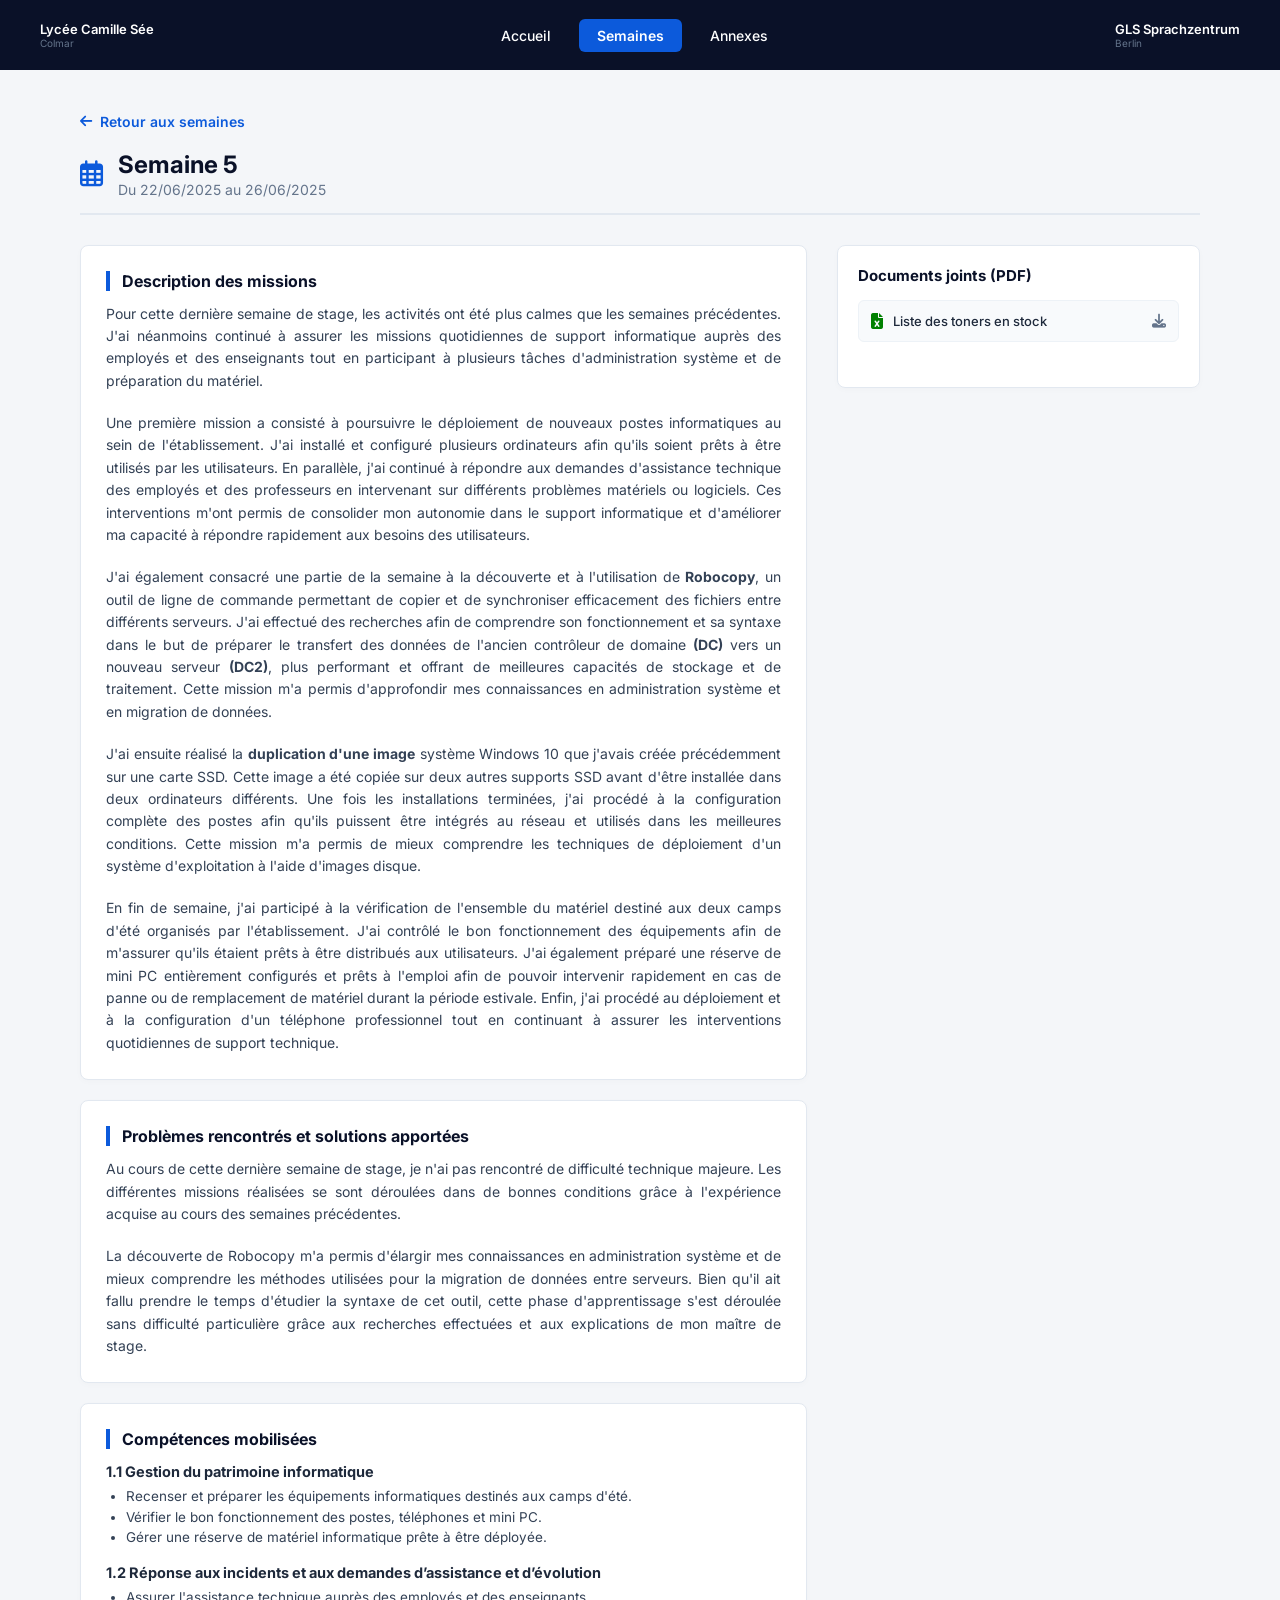
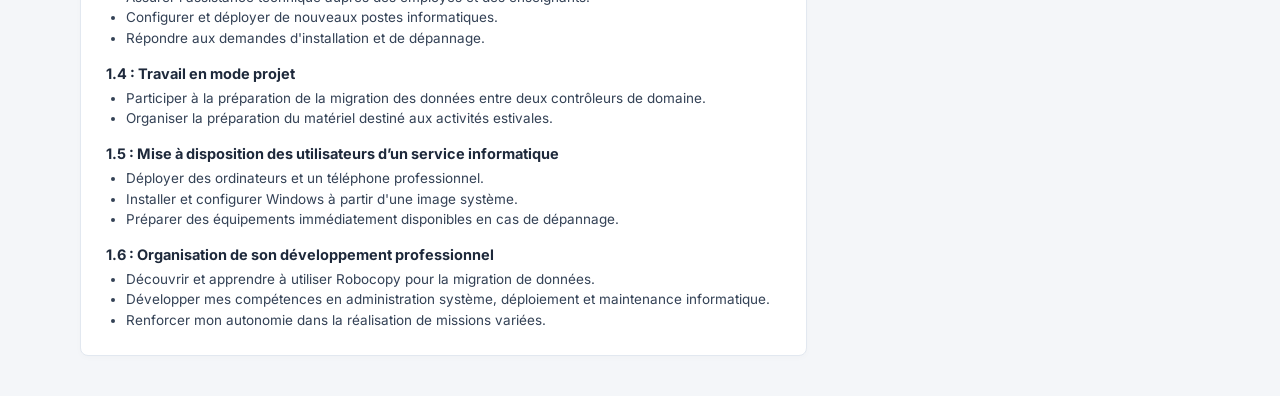
<file: semaine5.html>
<!DOCTYPE html>
<html lang="fr">
    <head>
        <meta charset="UTF-8">
        <meta name="viewport" content="width=device-width, initial-scale=1.0">
        <title>Semaine 5 - Compte Rendu</title>
        <link rel="stylesheet" href="semaine5.css">
        <link rel="stylesheet" href="https://cdnjs.cloudflare.com/ajax/libs/font-awesome/6.4.0/css/all.min.css">
        <link href="https://fonts.googleapis.com/css2?family=Inter:wght@400;500;600;700;800&display=swap" rel="stylesheet">
    </head>
    <body>

        <header class="navbar">
            <div class="logo-left">
                <a href="https://www.lyceecamilleseecolmar.fr/" target="_blank" class="logo-link">
                    <div class="logo-text">
                        <span class="title">Lycée Camille Sée</span>
                        <span class="subtitle">Colmar</span>
                    </div>
                </a>
            </div>

            <nav class="nav-links">
                <a href="index.html">Accueil</a>
                <a href="semaines.html" class="nav-btn-active">Semaines</a>
                <a href="annexes.html">Annexes</a>
            </nav>

            <div class="logo-right">
                <di class="logo-left">
                    <a href="https://www.gls-german-courses.de/" target="=_blank" class="logo-link">
                        <div class="logo-text">
                            <span class="title">GLS Sprachzentrum</span>
                            <span class="subtitle">Berlin</span>
                        </div>
                    </a>
                </div>
            </div>
        </header>

        <main class="page-container">

            <a href="semaines.html" class="back-link">
                <i class="fa-solid fa-arrow-left"></i> Retour aux semaines
            </a>

            <div class="page-header">
                <i class="fa-regular fa-calendar-days title-icon" style="color: var(--active-blue);"></i>
                <div class="header-text">
                    <h1 class="page-title">Semaine 5</h1>
                    <p style="color: var(--text-muted); font-size: 14px; margin-top: 2px;">Du 22/06/2025 au 26/06/2025</p>
                </div>
            </div>

            <div class="week-detail-layout">

                <div class="detail-main-content">
                    
                    <div class="content-block">
                        <h2>Description des missions</h2>
                        <p>Pour cette dernière semaine de stage, les activités ont été plus calmes que les semaines précédentes. J'ai néanmoins continué à assurer les missions quotidiennes de support informatique auprès des employés et des enseignants tout en participant à plusieurs tâches d'administration système et de préparation du matériel.</p>
                        <br>
                        <p>Une première mission a consisté à poursuivre le déploiement de nouveaux postes informatiques au sein de l'établissement. J'ai installé et configuré plusieurs ordinateurs afin qu'ils soient prêts à être utilisés par les utilisateurs. En parallèle, j'ai continué à répondre aux demandes d'assistance technique des employés et des professeurs en intervenant sur différents problèmes matériels ou logiciels. Ces interventions m'ont permis de consolider mon autonomie dans le support informatique et d'améliorer ma capacité à répondre rapidement aux besoins des utilisateurs.</p>
                        <br>
                        <p>J'ai également consacré une partie de la semaine à la découverte et à l'utilisation de <strong>Robocopy</strong>, un outil de ligne de commande permettant de copier et de synchroniser efficacement des fichiers entre différents serveurs. J'ai effectué des recherches afin de comprendre son fonctionnement et sa syntaxe dans le but de préparer le transfert des données de l'ancien contrôleur de domaine <strong>(DC)</strong> vers un nouveau serveur <strong>(DC2)</strong>, plus performant et offrant de meilleures capacités de stockage et de traitement. Cette mission m'a permis d'approfondir mes connaissances en administration système et en migration de données.</p>
                        <br>
                        <p>J'ai ensuite réalisé la <strong>duplication d'une image</strong> système Windows 10 que j'avais créée précédemment sur une carte SSD. Cette image a été copiée sur deux autres supports SSD avant d'être installée dans deux ordinateurs différents. Une fois les installations terminées, j'ai procédé à la configuration complète des postes afin qu'ils puissent être intégrés au réseau et utilisés dans les meilleures conditions. Cette mission m'a permis de mieux comprendre les techniques de déploiement d'un système d'exploitation à l'aide d'images disque.</p>
                        <br>
                        <p>En fin de semaine, j'ai participé à la vérification de l'ensemble du matériel destiné aux deux camps d'été organisés par l'établissement. J'ai contrôlé le bon fonctionnement des équipements afin de m'assurer qu'ils étaient prêts à être distribués aux utilisateurs. J'ai également préparé une réserve de mini PC entièrement configurés et prêts à l'emploi afin de pouvoir intervenir rapidement en cas de panne ou de remplacement de matériel durant la période estivale. Enfin, j'ai procédé au déploiement et à la configuration d'un téléphone professionnel tout en continuant à assurer les interventions quotidiennes de support technique.</p>
                    </div>

                    <div class="content-block">
                        <h2>Problèmes rencontrés et solutions apportées</h2>
                        <p>Au cours de cette dernière semaine de stage, je n'ai pas rencontré de difficulté technique majeure. Les différentes missions réalisées se sont déroulées dans de bonnes conditions grâce à l'expérience acquise au cours des semaines précédentes.</p>
                        <br>
                        <p>La découverte de Robocopy m'a permis d'élargir mes connaissances en administration système et de mieux comprendre les méthodes utilisées pour la migration de données entre serveurs. Bien qu'il ait fallu prendre le temps d'étudier la syntaxe de cet outil, cette phase d'apprentissage s'est déroulée sans difficulté particulière grâce aux recherches effectuées et aux explications de mon maître de stage.</p>

                    </div>

                    <div class="content-block">
                        <h2>Compétences mobilisées</h2>

                        <div>
                            <span style="font-weight: 700; color: var(--gls-blue); font-size: 14.5px;">1.1 Gestion du patrimoine informatique</span>
                            <ul style="margin: 5px 0 15px 20px; color: #334155; font-size: 13.5px; line-height: 1.5;">
                                <li>Recenser et préparer les équipements informatiques destinés aux camps d'été. </li>
                                <li>Vérifier le bon fonctionnement des postes, téléphones et mini PC. </li>
                                <li>Gérer une réserve de matériel informatique prête à être déployée. </li>
                            </ul>
                        </div>

                        <div>
                            <span style="font-weight: 700; color: var(--gls-blue); font-size: 14.5px;">1.2 Réponse aux incidents et aux demandes d’assistance et d’évolution</span>
                            <ul style="margin: 5px 0 15px 20px; color: #334155; font-size: 13.5px; line-height: 1.5;">
                                <li>Assurer l'assistance technique auprès des employés et des enseignants. </li>
                                <li>Configurer et déployer de nouveaux postes informatiques.</li>
                                <li>Répondre aux demandes d'installation et de dépannage.</li>
                            </ul>
                        </div>

                        <div>
                            <span style="font-weight: 700; color: var(--gls-blue); font-size: 14.5px;">1.4 : Travail en mode projet</span>
                            <ul style="margin: 5px 0 15px 20px; color: #334155; font-size: 13.5px; line-height: 1.5;">
                                <li>Participer à la préparation de la migration des données entre deux contrôleurs de domaine.</li>
                                <li>Organiser la préparation du matériel destiné aux activités estivales.</li>
                            </ul>
                        </div>

                        <div>
                            <span style="font-weight: 700; color: var(--gls-blue); font-size: 14.5px;">1.5 : Mise à disposition des utilisateurs d’un service informatique</span>
                            <ul style="margin: 5px 0 15px 20px; color: #334155; font-size: 13.5px; line-height: 1.5;">
                                <li>Déployer des ordinateurs et un téléphone professionnel.</li>
                                <li>Installer et configurer Windows à partir d'une image système.</li>
                                <li>Préparer des équipements immédiatement disponibles en cas de dépannage.</li>
                            </ul>
                        </div>

                        <div>
                            <span style="font-weight: 700; color: var(--gls-blue); font-size: 14.5px;">1.6 : Organisation de son développement professionnel</span>
                            <ul style="margin: 5px 0 0 20px; color: #334155; font-size: 13.5px; line-height: 1.5;">
                                <li>Découvrir et apprendre à utiliser Robocopy pour la migration de données.</li>
                                <li>Développer mes compétences en administration système, déploiement et maintenance informatique.</li>
                                <li>Renforcer mon autonomie dans la réalisation de missions variées.</li>
                            </ul>
                        </div>
                    </div>

                </div>

                <div class="detail-sidebar">
                    <div class="sidebar-card">
                        
                        <h2 style="font-size: 15px; font-weight: 700; color: var(--dark-navy); margin-bottom: 15px;">Documents joints (PDF)</h2>
                        <div class="attachments-list" style="margin-bottom: 25px;">
                            
                            <a href="doc_S5/Toner_Stock.xlsx" class="attachment-item" download>
                                <div class="file-info">
                                    <i class="fa-solid fa-file-excel"></i>
                                    <span>Liste des toners en stock</span>
                                </div>
                                <i class="fa-solid fa-download download-icon"></i>
                            </a>
                        </div>
                    </div>
                </div>       
            </div>

        </main>

    </body>
</html>
</file>
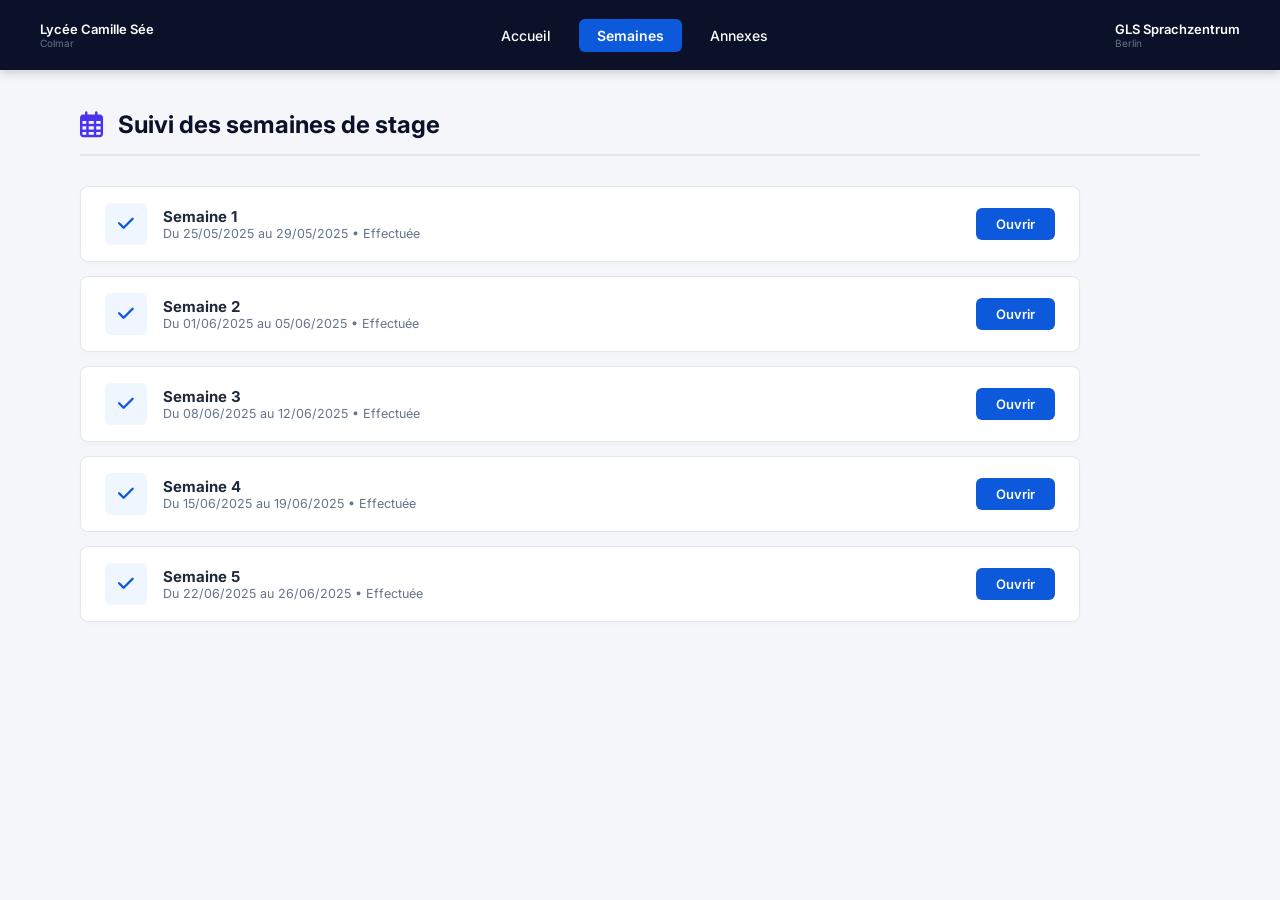
<file: semaines.html>
<!DOCTYPE html>
<html lang="fr">
<head>
    <meta charset="UTF-8">
    <meta name="viewport" content="width=device-width, initial-scale=1.0">
    <title>Semaines de Stage</title>
    <link rel="stylesheet" href="semaines.css">
    <link rel="stylesheet" href="https://cdnjs.cloudflare.com/ajax/libs/font-awesome/6.4.0/css/all.min.css">
    <link href="https://fonts.googleapis.com/css2?family=Inter:wght@400;500;600;700;800&display=swap" rel="stylesheet">
</head>
<body>

    <header class="navbar">
        <div class="logo-left">
            <a href="https://www.lyceecamilleseecolmar.fr/" target="_blank" class="logo-link">
                <div class="logo-text">
                    <span class="title">Lycée Camille Sée</span>
                    <span class="subtitle">Colmar</span>
                </div>
            </a>
        </div>

        <nav class="nav-links">
            <a href="index.html">Accueil</a>
            <a href="semaines.html" class="nav-btn-active">Semaines</a>
            <a href="annexes.html">Annexes</a>
        </nav>

        <div class="logo-right">
            <di class="logo-left">
                <a href="https://www.gls-german-courses.de/" target="=_blank" class="logo-link">
                    <div class="logo-text">
                        <span class="title">GLS Sprachzentrum</span>
                        <span class="subtitle">Berlin</span>
                    </div>
                </a>
            </div>
        </div>
    </header>

    <main class="page-container">

        <div class="page-header">
            <i class="fa-regular fa-calendar-days title-icon"></i>
            <h1 class="page-title">Suivi des semaines de stage</h1>
        </div>

        <div class="weeks-list">

            <div class="week-card">
                <div class="week-info-left">
                    <div class="week-icon-box">
                        <i class="fa-solid fa-check"></i>
                    </div>
                    <div class="week-text">
                        <h3>Semaine 1</h3>
                        <p>Du 25/05/2025 au 29/05/2025 • Effectuée</p>
                    </div>
                </div>
                <a href="semaine1.html" class="btn-open">Ouvrir</a>
            </div>

            <div class="week-card">
                <div class="week-info-left">
                    <div class="week-icon-box">
                        <i class="fa-solid fa-check"></i>
                    </div>
                    <div class="week-text">
                        <h3>Semaine 2</h3>
                        <p>Du 01/06/2025 au 05/06/2025 • Effectuée</p>
                    </div>
                </div>
                <a href="semaine2.html" class="btn-open">Ouvrir</a>
            </div>
            
            <div class="week-card"> 
                <div class="week-info-left">
                    <div class="week-icon-box">
                        <i class="fa-solid fa-check"></i>
                    </div>
                    <div class="week-text">
                        <h3>Semaine 3</h3>
                        <p>Du 08/06/2025 au 12/06/2025 • Effectuée</p>
                    </div>
                </div>
                <a href="semaine3.html" class="btn-open">Ouvrir</a>
            </div>

            <div class="week-card "> 
                <div class="week-info-left">
                    <div class="week-icon-box">
                        <i class="fa-solid fa-check"></i>
                    </div>
                    <div class="week-text">
                        <h3>Semaine 4</h3>
                        <p>Du 15/06/2025 au 19/06/2025 • Effectuée</p>
                    </div>
                </div>
                <a href="semaine4.html" class="btn-open">Ouvrir</a>
            </div>

            <div class="week-card"> 
                <div class="week-info-left">
                    <div class="week-icon-box">
                        <i class="fa-solid fa-check"></i>
                    </div>
                    <div class="week-text">
                        <h3>Semaine 5</h3>
                        <p>Du 22/06/2025 au 26/06/2025 • Effectuée</p>
                    </div>
                </div>
                <a href="semaine5.html" class="btn-open">Ouvrir</a>
            </div>

        </div>

    </main>

</body>
</html>
</file>
<file: index.css>
/* =========================================================
   🎨 VARIABLES GLOBALES (THEME / DESIGN SYSTEM)
   ========================================================= */
:root {
    /* Couleurs principales */
    --dark-navy: #030f26;      /* Barres header/footer */
    --active-blue: #0c5adb;    /* Onglet actif */
    --accent-blue: #0c5adb;    /* Accent principal */

    /* Texte */
    --text-white: #ffffff;
    --text-muted: #a0aec0;
    --text-dark: #070e19;

    /* Boutons */
    --btn-purple: #4933ef;
    --btn-teal: #007a53;

    /* Typographie */
    --font-stack: 'Inter', sans-serif;
}


/* =========================================================
   🔄 RESET GLOBAL (normalisation navigateur)
   ========================================================= */
* {
    margin: 0;
    padding: 0;
    box-sizing: border-box;
}


/* =========================================================
   🧱 STRUCTURE DE BASE DU SITE
   ========================================================= */
body {
    font-family: var(--font-stack);
    background-color: #ffffff;

    /* Layout global en colonne (header / hero / footer) */
    display: flex;
    flex-direction: column;

    /* Pleine hauteur écran */
    min-height: 100vh;
    min-height: 100dvh; /* support mobile moderne */
}


/* =========================================================
   🔗 LIENS LOGO (effet hover discret)
   ========================================================= */
.logo-link {
    text-decoration: none;
    color: inherit;
    display: flex;
    align-items: center;
}

.logo-link:hover .title {
    opacity: 0.85;
}


/* =========================================================
   🧭 NAVBAR (BARRE DU HAUT)
   ========================================================= */
.navbar {
    background-color: var(--dark-navy);
    color: var(--text-white);

    height: 70px;

    display: flex;
    justify-content: space-between;
    align-items: center;

    padding: 0 40px;
    z-index: 10;
}


/* Groupe logo (gauche / droite / item générique) */
.logo-left,
.logo-right,
.logo-item {
    display: flex;
    align-items: center;
    gap: 10px;
}


/* Logo "CS" */
.logo-cs,
.logo-cs-dark {
    color: #ef4444;
    font-size: 24px;
    font-weight: 800;
}


/* Icônes livres */
.book-icon {
    font-size: 22px;
    color: var(--text-white);
}

.book-icon-dark {
    font-size: 24px;
    color: var(--dark-navy);
}


/* Bloc texte logo */
.logo-text {
    display: flex;
    flex-direction: column;
}

.logo-text .title {
    font-size: 13px;
    font-weight: 600;
}

.logo-text .subtitle {
    font-size: 10px;
    color: var(--text-muted);
    line-height: 1.2;
}


/* Utilitaire texte */
.uppercase {
    text-transform: uppercase;
}


/* =========================================================
   🔗 NAV LINKS (MENU HAUT)
   ========================================================= */
.nav-links {
    display: flex;
    align-items: center;
    gap: 15px;
}

.nav-links a {
    color: var(--text-white);
    text-decoration: none;

    font-size: 14px;
    font-weight: 500;

    padding: 8px 16px;
}


/* Onglet actif (style bouton bleu) */
.nav-links a.nav-btn-active {
    background-color: var(--active-blue);
    border-radius: 6px;
    font-weight: 600;
}


/* =========================================================
   🌄 HERO (ZONE CENTRALE)
   ========================================================= */
.hero-container {
    flex: 1;
    position: relative;

    /* Image principale */
    background-image: url('https://images.unsplash.com/photo-1599946347371-68eb71b16afc?ixlib=rb-4.0.3&auto=format&fit=crop&w=1500&q=80');
    background-size: cover;
    background-position: center right;

    display: flex;
    align-items: center;
}


/* Effet de fondu blanc sur la gauche */
.hero-container::before {
    content: '';

    position: absolute;
    inset: 0;

    background: linear-gradient(
        to right,
        #ffffff 35%,
        rgba(255, 255, 255, 0.5) 60%,
        transparent 100%
    );

    z-index: 1;
}


/* Contenu hero au-dessus du fond */
.hero-content {
    position: relative;
    z-index: 2;

    padding-left: 80px;
    max-width: 600px;
}


/* Titre principal */
.main-title {
    font-size: 46px;
    font-weight: 800;
    line-height: 1.1;
    color: var(--text-dark);

    margin-bottom: 10px;
}


/* Sous-titre */
.section-subtitle {
    font-size: 20px;
    font-weight: 700;
    color: var(--btn-purple);
    margin-bottom: 30px;
}


/* =========================================================
   🧩 LOGOS / LIGNE D'INFOS
   ========================================================= */
.logos-row {
    display: flex;
    gap: 35px;
    margin-bottom: 25px;
}


/* Variante texte sombre */
.logo-text-dark {
    display: flex;
    flex-direction: column;
}

.logo-text-dark .title {
    font-size: 13px;
    font-weight: 700;
    color: var(--dark-navy);
}

.logo-text-dark .subtitle {
    font-size: 10px;
    color: #555;
    line-height: 1.2;
}


/* =========================================================
   🧾 INFO CARD (BLOC BLANC)
   ========================================================= */
.info-card {
    background: #ffffff;

    border-radius: 8px;
    border: 1px solid #e2e8f0;

    padding: 20px 25px;

    width: 380px;

    box-shadow: 0 4px 15px rgba(0, 0, 0, 0.08);
}


/* Textes internes */
.info-card p {
    font-size: 13px;
    margin-bottom: 8px;
    line-height: 1.4;
}

.info-card p:last-child {
    margin-bottom: 0;
}


/* Styles de valeurs */
.info-card .label {
    font-weight: 600;
    color: #4a5568;
}

.info-card .val-blue {
    color: var(--accent-blue);
    font-weight: 700;
}

.info-card .val-black {
    color: var(--text-dark);
    font-weight: 600;
}


/* =========================================================
   🔻 BARRE DU BAS (CTA)
   ========================================================= */
.bottom-bar {
    background-color: var(--dark-navy);
    height: 75px;

    display: flex;
    justify-content: center;
    align-items: center;

    z-index: 10;
}


/* Container boutons */
.buttons-center {
    display: flex;
    gap: 15px;
}


/* Boutons principaux */
.action-btn {
    display: inline-flex;
    align-items: center;
    gap: 10px;

    color: var(--text-white);
    text-decoration: none;

    font-weight: 600;
    font-size: 14px;

    padding: 10px 24px;
    border-radius: 20px;

    transition: opacity 0.2s ease;
}

.action-btn:hover {
    opacity: 0.9;
}


/* Couleurs boutons */
.btn-purple {
    background-color: var(--btn-purple);
}

.btn-teal {
    background-color: var(--btn-teal);
}


/* =========================================================
   💻 RESPONSIVE DESIGN
   ========================================================= */


/* TABLETTE */
@media (max-width: 1024px) {

    body {
        overflow: auto;
        height: auto;
    }

    .navbar {
        padding: 0 20px;
    }

    .hero-content {
        padding-left: 40px;
        max-width: 90%;
    }

    .main-title {
        font-size: 38px;
    }

    .logos-row {
        gap: 20px;
        flex-wrap: wrap;
    }

    .info-card {
        width: 320px;
    }
    .logo-text .title {
    font-size: 12px;
    font-weight: 600;
}
}


/* MOBILE */
@media (max-width: 768px) {

    body {
        overflow: auto;
    }

    .navbar {
        padding: 0 20px;
    }

    .main-title {
        font-size: 28px;
        line-height: 1.1;
    }

    .section-subtitle {
        font-size: 16px;
    }

    .info-card {
        width: 360px;
    }

    .info-card p {
        font-size: 12px;
    }

    .action-btn {
        font-size: 13px;
        padding: 8px 18px;
    }

    .logo-text .title {
        font-size: 12px;
    }

    .logo-text .subtitle {
        font-size: 9px;
    }

    .logo-text .title {
    font-size: 10px;
    font-weight: 600;
}
}
</file>
<file: annexes.css>
/* ==========================================================================
   1. CONFIGURATION GENERALE & VARIABLES
   ========================================================================== */
:root {
    --dark-navy: #0a1128;       /* Couleur des bandeaux supérieurs et inférieurs */
    --active-blue: #0c5adb;     /* Bleu vif (onglets actifs, boutons principaux) */
    --bg-light: #f4f6f9;        /* Fond gris très clair des pages intérieures */
    --text-dark: #1e293b;       /* Texte principal */
    --text-muted: #64748b;      /* Textes secondaires, légendes et dates */
    --white: #ffffff;
    
    /* Boutons de la page d'accueil */
    --btn-purple: #4933ef;      /* Violet pour "Semaines de stage" */
    --btn-teal: #007a53;        /* Vert/Teal pour "Annexes" */
    
    --font-main: 'Inter', sans-serif;
}

/* Reset complet pour éviter les décalages de marge */
* {
    margin: 0;
    padding: 0;
    box-sizing: border-box;
}

body {
    font-family: var(--font-main);
    background-color: var(--white);
    color: var(--text-dark);
    display: flex;
    flex-direction: column;
    min-height: 100vh;
    overflow-x: hidden;
}

/* ==========================================================================
   2. BARRE DE NAVIGATION COMMUNE (En-tête de toutes les pages)
   ========================================================================== */
.navbar {
    background-color: var(--dark-navy);
    color: var(--white);
    height: 70px;
    display: flex;
    justify-content: space-between;
    align-items: center;
    padding: 0 40px;
    position: sticky;
    top: 0;
    z-index: 100;
    box-shadow: 0 2px 10px rgba(0, 0, 0, 0.1);
}

/* Lien vers les sites des écoles  */
.logo-link {
    text-decoration: none;
    color: inherit;
    display: flex;
    align-items: center;
}

.logo-link:hover .title {
    opacity: 0.85;
}

/* ____________________________________*/
.logo-left, .logo-right, .logo-item {
    display: flex;
    align-items: center;
    gap: 12px;
}

.logo-cs {
    color: #ef4444; /* Rouge emblématique du Lycée */
    font-size: 24px;
    font-weight: 800;
}

.book-icon {
    font-size: 22px;
    color: var(--white);
}

.logo-text {
    display: flex;
    flex-direction: column;
}

.logo-text .title {
    font-size: 13px;
    font-weight: 600;
}

.logo-text .subtitle {
    font-size: 10px;
    color: var(--text-muted);
    line-height: 1.2;
}

.uppercase { 
    text-transform: uppercase; 
}

/* Liens de l'onglet de navigation */
.nav-links {
    display: flex;
    align-items: center;
    gap: 10px;
}

.nav-links a {
    color: var(--white);
    text-decoration: none;
    font-size: 14px;
    font-weight: 500;
    padding: 8px 18px;
    border-radius: 6px;
    transition: all 0.2s ease;
}

.nav-links a:hover {
    background-color: rgba(255, 255, 255, 0.1);
}

/* État actif (Bouton/Pilule bleue) */
.nav-links a.nav-btn-active {
    background-color: var(--active-blue);
    font-weight: 600;
}

.nav-links a.nav-btn-active:hover {
    background-color: #0b4ec2;
}

/* ==========================================================================
   3. ÉCRAN 1 : ACCUEIL (Image de la Tour & Carré d'infos)
   ========================================================================== */
.hero-container {
    flex: 1;
    position: relative;
    background-image: url('https://images.unsplash.com/photo-1599946347371-68eb71b16afc?ixlib=rb-4.0.3&auto=format&fit=crop&w=1500&q=80');
    background-size: cover;
    background-position: center right;
    display: flex;
    align-items: center;
    height: calc(100vh - 145px); /* Déduit la barre du haut (70px) et du bas (75px) */
}

/* Le dégradé linéaire qui estompe la tour vers la gauche */
.hero-container::before {
    content: '';
    position: absolute;
    top: 0; left: 0; width: 100%; height: 100%;
    background: linear-gradient(to right, #ffffff 35%, rgba(255, 255, 255, 0.6) 60%, transparent 100%);
    z-index: 1;
}

.hero-content {
    position: relative;
    z-index: 2;
    padding-left: 80px;
    max-width: 650px;
}

.main-title {
    font-size: 48px;
    font-weight: 800;
    line-height: 1.1;
    color: var(--dark-navy);
    margin-bottom: 8px;
}

.section-subtitle {
    font-size: 22px;
    font-weight: 700;
    color: var(--btn-purple);
    margin-bottom: 30px;
}

/* Les deux logos alignés sous le titre principal */
.logos-row {
    display: flex;
    gap: 40px;
    margin-bottom: 25px;
}

.book-icon-dark { 
    font-size: 24px; 
    color: var(--dark-navy); 
}

.logo-cs-dark { 
    color: #ef4444; 
    font-size: 26px; 
    font-weight: 800; 
}

.logo-text-dark { 
    display: flex; 
    flex-direction: column; 
}

.logo-text-dark .title { 
    font-size: 13px; 
    font-weight: 700; 
    color: var(--dark-navy); 
}

.logo-text-dark .subtitle { 
    font-size: 10px; 
    color: var(--text-muted); 
    line-height: 1.2; 
}

/* Le petit carré blanc d'informations (Compact et flottant) */
.info-card {
    background: var(--white);
    border-radius: 8px;
    padding: 22px 25px;
    width: 390px;
    box-shadow: 0 4px 20px rgba(0, 0, 0, 0.08);
    border: 1px solid #e2e8f0;
}

.info-card p {
    font-size: 13.5px;
    margin-bottom: 10px;
    line-height: 1.4;
}

.info-card p:last-child { 
    margin-bottom: 0; 
}

.info-card .label { 
    font-weight: 600; 
    color: #475569; 
}

.info-card .val-blue { 
    color: var(--active-blue); 
    font-weight: 700; 
}

.info-card .val-black { 
    color: var(--text-dark); 
    font-weight: 600; 
}

/* BARRE NOIRE INFÉRIEURE D'ACCUEIL */
.bottom-bar {
    background-color: var(--dark-navy);
    height: 75px;
    display: flex;
    justify-content: center; /* Centre les boutons horizontalement */
    align-items: center;     /* Centre les boutons verticalement */
    z-index: 10;
}

.buttons-center {
    display: flex;
    gap: 20px;
}

.action-btn {
    display: inline-flex;
    align-items: center;
    gap: 10px;
    color: var(--white);
    text-decoration: none;
    font-weight: 600;
    font-size: 14px;
    padding: 12px 28px;
    border-radius: 25px; /* Forme de pilule bien arrondie */
    transition: transform 0.2s ease, opacity 0.2s ease;
}

.action-btn:hover {
    transform: translateY(-2px);
    opacity: 0.95;
}

.btn-purple { background-color: var(--btn-purple); }
.btn-teal { background-color: var(--btn-teal); }

/* ==========================================================================
   4. STRUCTURES DES PAGES DE CONTENU (Gris clair en arrière-plan)
   ========================================================================== */
.page-container {
    flex: 1;
    padding: 40px 80px;
    background-color: var(--bg-light);
    overflow-y: auto;
}

.page-header {
    display: flex;
    align-items: center;
    gap: 15px;
    border-bottom: 2px solid #e2e8f0;
    padding-bottom: 15px;
    margin-bottom: 30px;
}

.header-text {
    display: flex;
    flex-direction: column;
}

.title-icon {
    font-size: 26px;
    color: var(--btn-purple); /* Par défaut violet, modifiable inline si nécessaire */
}

.page-title {
    font-size: 24px;
    font-weight: 700;
    color: var(--dark-navy);
}

/* Lien de retour (Utilisé sur la page détail Semaine 1) */
.back-link {
    display: inline-flex;
    align-items: center;
    gap: 8px;
    color: var(--active-blue);
    text-decoration: none;
    font-weight: 600;
    font-size: 14px;
    margin-bottom: 20px;
    transition: color 0.2s;
}

.back-link:hover { 
    color: var(--dark-navy); 
}

/* ==========================================================================
   5. ÉCRAN 2 : LISTE DES SEMAINES (`semaines.html`)
   ========================================================================== */
.weeks-list {
    display: flex;
    flex-direction: column;
    gap: 14px;
    max-width: 1000px;
}

.week-card {
    background: var(--white);
    border-radius: 8px;
    padding: 16px 24px;
    display: flex;
    justify-content: space-between;
    align-items: center;
    box-shadow: 0 2px 6px rgba(0, 0, 0, 0.02);
    border: 1px solid #e2e8f0;
}

.week-info-left {
    display: flex;
    align-items: center;
    gap: 16px;
}

.week-icon-box {
    background-color: #eff6ff;
    color: var(--active-blue);
    width: 42px;
    height: 42px;
    border-radius: 6px;
    display: flex;
    justify-content: center;
    align-items: center;
    font-size: 18px;
}

.week-text h3 {
    font-size: 15px;
    font-weight: 700;
    color: var(--text-dark);
}

.week-text p {
    font-size: 12.5px;
    color: var(--text-muted);
    margin-top: 2px;
}

.btn-open {
    background-color: var(--active-blue);
    color: var(--white);
    text-decoration: none;
    font-weight: 600;
    font-size: 13px;
    padding: 8px 20px;
    border-radius: 6px;
    transition: background 0.2s ease;
}

.btn-open:hover { 
    background-color: #0b4ec2; 
}

/* ==========================================================================
   6. ÉCRAN 3 & 4 : BLOCS DE TEXTE & DISPOSITION EN COLONNES (Détails & Annexes)
   ========================================================================== */
.week-detail-layout {
    display: flex;
    gap: 30px;
    max-width: 1200px;
    align-items: flex-start;
}

/* Colonne de gauche (Rapports écrits) */
.detail-main-content {
    flex: 2; /* Prend les 2/3 de l'espace */
    display: flex;
    flex-direction: column;
    gap: 20px;
}

/* Blocs blancs de texte structuré (utilisé aussi pour centrer les annexes) */
.content-block {
    background: var(--white);
    border-radius: 8px;
    padding: 25px;
    box-shadow: 0 2px 6px rgba(0, 0, 0, 0.02);
    border: 1px solid #e2e8f0;
}

.content-block h2 {
    font-size: 16px;
    font-weight: 700;
    color: var(--dark-navy);
    margin-bottom: 12px;
    border-left: 4px solid var(--active-blue);
    padding-left: 12px;
}

.content-block p {
    font-size: 14px;
    color: #334155;
    line-height: 1.6;
}

/* Colonne de droite (Encart des documents) */
.detail-sidebar {
    flex: 1; /* Prend 1/3 de l'espace */
    position: sticky;
    top: 90px; /* Reste fixé si la colonne de gauche est très longue */
}

.sidebar-card {
    background: var(--white);
    border-radius: 8px;
    padding: 20px;
    box-shadow: 0 2px 6px rgba(0, 0, 0, 0.02);
    border: 1px solid #e2e8f0;
}

.sidebar-card h2 {
    font-size: 15px;
    font-weight: 700;
    color: var(--dark-navy);
    margin-bottom: 15px;
    display: flex;
    align-items: center;
    gap: 8px;
}

/* ==========================================================================
   7. LISTES DE DOCUMENTS ET PIÈCES JOINTES (Téléchargements)
   ========================================================================== */
.attachments-list {
    display: flex;
    flex-direction: column;
    gap: 10px;
}

/* Chaque ligne de document cliquable */
.attachment-item {
    display: flex;
    justify-content: space-between;
    align-items: center;
    padding: 12px;
    background: #f8fafc;
    border-radius: 6px;
    text-decoration: none;
    color: var(--text-dark);
    font-size: 13px;
    font-weight: 500;
    border: 1px solid #edf2f7;
    transition: all 0.2s ease;
}

/* Effets fluides au survol d'une annexe / pièce jointe */
.attachment-item:hover {
    background: #eff6ff; /* Fond bleu très léger */
    border-color: #bfdbfe; /* Bordure bleutée */
}

.file-info {
    display: flex;
    align-items: center;
    gap: 10px;
}

/* Couleurs des icônes de documents */
.file-info .fa-file-pdf {
    
    color: #ef4444; /* Rouge pour les fichiers PDF */
    font-size: 16px;
}

.file-info .fa-file-image {
    color: #3b82f6; /* Bleu pour les images/captures */
    font-size: 16px;
}

.file-info .fa-file-word {
    color: #2b579a; /* Bleu foncé pour les fichiers Word (DOCX) */
    font-size: 16px;
}

/* Flèche de téléchargement à droite */
.download-icon {
    color: var(--text-muted);
    font-size: 14px;
    transition: color 0.2s ease;
}

.attachment-item:hover .download-icon {
    color: var(--active-blue); /* Devient bleue au survol du bloc */
}

/* =========================================================
   📱 10. RESPONSIVE DESIGN
   ========================================================= */

/* TABLETTE */
@media (max-width: 1024px) {
    body {
        overflow: auto;
        height: auto;
    }

    .navbar {
        padding: 0 20px;
    }

    .hero-content {
        padding-left: 40px;
        max-width: 90%;
    }

    .main-title {
        font-size: 38px;
    }

    .logos-row {
        gap: 20px;
        flex-wrap: wrap;
    }

    .info-card {
        width: 320px;
    }

    .logo-text .title {
    font-size: 12px;
    font-weight: 600;
}
}


/* MOBILE */
@media (max-width: 768px) {

    .nav-links a {
        font-size: 13px;
        padding: 6px 12px;
    }

    .page-container {
        padding: 20px 15px;
    }

    .page-title {
        font-size: 20px;
    }

    .title-icon {
        font-size: 22px;
    }

    .week-text h3 {
        font-size: 14px;
    }

    .week-text p {
        font-size: 11.5px;
    }

    .btn-open {
        font-size: 12px;
        padding: 7px 16px;
    }

    .week-icon-box {
        width: 38px;
        height: 38px;
        font-size: 16px;
    }

    .content-block p {
        font-size: 13px;
    }

    .sidebar-card h2,
    .content-block h2 {
        font-size: 14px;
    }

    .logo-text .title {
    font-size: 10px;
    font-weight: 600;
}
}
</file>
<file: semaine1.css>
/* ==========================================================================
   1. VARIABLES DE THÈME & POLICES (Couleurs exactes de la maquette)
   ========================================================================== */
:root {
    --dark-navy: #0a1128;       /* Couleur des bandeaux supérieurs et inférieurs */
    --active-blue: #0c5adb;     /* Bleu vif pour l'onglet actif et boutons d'ouverture */
    --bg-light: #f4f6f9;        /* Fond gris/blanc des pages intérieures */
    --text-dark: #1e293b;       /* Texte principal */
    --text-muted: #64748b;      /* Légendes, dates et sous-titres */
    --white: #ffffff;
    
    /* Couleurs boutons accueil */
    --btn-purple: #4933ef;      /* Violet "Semaines de stage" */
    --btn-teal: #007a53;        /* Vert/Teal "Annexes" */
    
    --font-main: 'Inter', sans-serif;
}

/* ==========================================================================
   2. RESET DE BASE & CONFIGURATION DU CORPS
   ========================================================================== */
* {
    margin: 0;
    padding: 0;
    box-sizing: border-box;
}

body {
    font-family: var(--font-main);
    background-color: var(--white);
    color: var(--text-dark);
    display: flex;
    flex-direction: column;
    min-height: 100vh;
    overflow-x: hidden;
}

/* ==========================================================================
   3. BARRE DE NAVIGATION COMMUNE (Haut de page)
   ========================================================================== */
.navbar {
    background-color: var(--dark-navy);
    color: var(--white);
    height: 70px;
    display: flex;
    justify-content: space-between;
    align-items: center;
    padding: 0 40px;
    position: sticky;
    top: 0;
    z-index: 100;
}

.logo-link {
    text-decoration: none;
    color: inherit;
    display: flex;
    align-items: center;
}

.logo-link:hover .title {
    opacity: 0.85;
}

.logo-left, .logo-right, .logo-item {
    display: flex;
    align-items: center;
    gap: 12px;
}

.logo-cs {
    color: #ef4444; /* Rouge du Lycée */
    font-size: 24px;
    font-weight: 800;
}

.book-icon {
    font-size: 22px;
    color: var(--white);
}

.logo-text {
    display: flex;
    flex-direction: column;
}

.logo-text .title {
    font-size: 13px;
    font-weight: 600;
}

.logo-text .subtitle {
    font-size: 10px;
    color: var(--text-muted);
    line-height: 1.2;
}

.uppercase { text-transform: uppercase; }

/* Liens de navigation */
.nav-links {
    display: flex;
    align-items: center;
    gap: 10px;
}

.nav-links a {
    color: var(--white);
    text-decoration: none;
    font-size: 14px;
    font-weight: 500;
    padding: 8px 18px;
    border-radius: 6px;
    transition: background 0.2s ease;
}

.nav-links a:hover {
    background-color: rgba(255, 255, 255, 0.1);
}

/* Style de l'onglet actif (Pilule bleue) */
.nav-links a.nav-btn-active {
    background-color: var(--active-blue);
    font-weight: 600;
}

/* ==========================================================================
   4. ÉCRAN 1 : PAGE D'ACCUEIL (Tour de Berlin & Carré d'infos)
   ========================================================================== */
.hero-container {
    flex: 1;
    position: relative;
    background-image: url('https://images.unsplash.com/photo-1599946347371-68eb71b16afc?ixlib=rb-4.0.3&auto=format&fit=crop&w=1500&q=80');
    background-size: cover;
    background-position: center right;
    display: flex;
    align-items: center;
    height: calc(100vh - 145px); /* Déduit la hauteur de la nav et du footer */
}

/* Effet de fondu blanc progressif vers la gauche */
.hero-container::before {
    content: '';
    position: absolute;
    top: 0; left: 0; width: 100%; height: 100%;
    background: linear-gradient(to right, #ffffff 35%, rgba(255, 255, 255, 0.6) 60%, transparent 100%);
    z-index: 1;
}

.hero-content {
    position: relative;
    z-index: 2;
    padding-left: 80px;
    max-width: 650px;
}

.main-title {
    font-size: 48px;
    font-weight: 800;
    line-height: 1.1;
    color: var(--dark-navy);
    margin-bottom: 8px;
}

.section-subtitle {
    font-size: 22px;
    font-weight: 700;
    color: var(--btn-purple);
    margin-bottom: 30px;
}

/* Les deux logos intérieurs de l'accueil */
.logos-row {
    display: flex;
    gap: 40px;
    margin-bottom: 25px;
}

.book-icon-dark { font-size: 24px; color: var(--dark-navy); }
.logo-cs-dark { color: #ef4444; font-size: 26px; font-weight: 800; }

.logo-text-dark { display: flex; flex-direction: column; }
.logo-text-dark .title { font-size: 13px; font-weight: 700; color: var(--dark-navy); }
.logo-text-dark .subtitle { font-size: 10px; color: var(--text-muted); line-height: 1.2; }

/* Le petit carré blanc flottant d'informations */
.info-card {
    background: var(--white);
    border-radius: 8px;
    padding: 22px 25px;
    width: 390px;
    box-shadow: 0 4px 20px rgba(0, 0, 0, 0.08);
    border: 1px solid #e2e8f0;
}

.info-card p {
    font-size: 13.5px;
    margin-bottom: 10px;
    line-height: 1.4;
}

.info-card p:last-child { margin-bottom: 0; }
.info-card .label { font-weight: 600; color: #475569; }
.info-card .val-blue { color: var(--active-blue); font-weight: 700; }
.info-card .val-black { color: var(--text-dark); font-weight: 600; }

/* BARRE NOIRE INFÉRIEURE (Boutons centrés) */
.bottom-bar {
    background-color: var(--dark-navy);
    height: 75px;
    display: flex;
    justify-content: center;
    align-items: center;
    z-index: 10;
}

.buttons-center {
    display: flex;
    gap: 20px;
}

.action-btn {
    display: inline-flex;
    align-items: center;
    gap: 10px;
    color: var(--white);
    text-decoration: none;
    font-weight: 600;
    font-size: 14px;
    padding: 12px 28px;
    border-radius: 25px; /* Forme pilule */
    transition: transform 0.2s ease, opacity 0.2s ease;
}

.action-btn:hover {
    transform: translateY(-2px);
    opacity: 0.95;
}

.btn-purple { background-color: var(--btn-purple); }
.btn-teal { background-color: var(--btn-teal); }

/* ==========================================================================
   5. STRUCURE DES PAGES INTÉRIEURES (Semaines, Détails, Annexes)
   ========================================================================== */
.page-container {
    flex: 1;
    padding: 40px 80px;
    background-color: var(--bg-light);
}

.page-header {
    display: flex;
    align-items: center;
    gap: 15px;
    border-bottom: 2px solid #e2e8f0;
    padding-bottom: 15px;
    margin-bottom: 30px;
}

.title-icon {
    font-size: 26px;
    color: var(--btn-purple);
}

.page-title {
    font-size: 24px;
    font-weight: 700;
    color: var(--dark-navy);
}

/* Bouton "Retour" */
.back-link {
    display: inline-flex;
    align-items: center;
    gap: 8px;
    color: var(--active-blue);
    text-decoration: none;
    font-weight: 600;
    font-size: 14px;
    margin-bottom: 20px;
    transition: color 0.2s;
}

.back-link:hover { color: var(--dark-navy); }

/* ==========================================================================
   6. ÉCRAN 2 : LISTE DES SEMAINES (`semaines.html`)
   ========================================================================== */
.weeks-list {
    display: flex;
    flex-direction: column;
    gap: 14px;
    max-width: 1000px;
}

.week-card {
    background: var(--white);
    border-radius: 8px;
    padding: 16px 24px;
    display: flex;
    justify-content: space-between;
    align-items: center;
    box-shadow: 0 2px 6px rgba(0,0,0,0.02);
    border: 1px solid #e2e8f0;
}

.week-info-left {
    display: flex;
    align-items: center;
    gap: 16px;
}

.week-icon-box {
    background-color: #eff6ff;
    color: var(--active-blue);
    width: 42px;
    height: 42px;
    border-radius: 6px;
    display: flex;
    justify-content: center;
    align-items: center;
    font-size: 18px;
}

.week-text h3 {
    font-size: 15px;
    font-weight: 700;
    color: var(--text-dark);
}

.week-text p {
    font-size: 12.5px;
    color: var(--text-muted);
    margin-top: 2px;
}

.btn-open {
    background-color: var(--active-blue);
    color: var(--white);
    text-decoration: none;
    font-weight: 600;
    font-size: 13px;
    padding: 8px 20px;
    border-radius: 6px;
    transition: background 0.2s;
}

.btn-open:hover { background-color: #0b4ec2; }

/* ==========================================================================
   7. ÉCRAN 3 : DÉTAIL D'UNE SEMAINE (Mise en page 2 Colonnes)
   ========================================================================== */
.header-text {
    display: flex;
    flex-direction: column;
}

.week-detail-layout {
    display: flex;
    gap: 30px;
    max-width: 1200px;
    align-items: flex-start;
}

.detail-main-content {
    flex: 2;
    display: flex;
    flex-direction: column;
    gap: 20px;
}

.content-block {
    background: var(--white);
    border-radius: 8px;
    padding: 25px;
    box-shadow: 0 2px 6px rgba(0,0,0,0.02);
    border: 1px solid #e2e8f0;
}

.content-block h2 {
    font-size: 16px;
    font-weight: 700;
    color: var(--dark-navy);
    margin-bottom: 12px;
    border-left: 4px solid var(--active-blue);
    padding-left: 12px;
}

.content-block p {
    font-size: 14px;
    color: #334155;
    line-height: 1.6;
}

.detail-sidebar {
    flex: 1;
    position: sticky;
    top: 90px;
}

.sidebar-card {
    background: var(--white);
    border-radius: 8px;
    padding: 20px;
    box-shadow: 0 2px 6px rgba(0,0,0,0.02);
    border: 1px solid #e2e8f0;
}

.sidebar-card h2 {
    font-size: 15px;
    font-weight: 700;
    color: var(--dark-navy);
    margin-bottom: 15px;
    display: flex;
    align-items: center;
    gap: 8px;
}

/* ==========================================================================
   8. ÉCRAN 4 : PAGE DES ANNEXES / FICHIERS LISTÉS
   ========================================================================== */
.attachments-list {
    display: flex;
    flex-direction: column;
    gap: 10px;
}

.attachment-item {
    display: flex;
    justify-content: space-between;
    align-items: center;
    padding: 12px;
    background: #f8fafc;
    border-radius: 6px;
    text-decoration: none;
    color: var(--text-dark);
    font-size: 13px;
    font-weight: 500;
    border: 1px solid #edf2f7;
    transition: all 0.2s ease;
}

.attachment-item:hover {
    background: #eff6ff;
    border-color: #bfdbfe;
}

.file-info {
    display: flex;
    align-items: center;
    gap: 10px;
}

.file-info .fa-file-pdf {
    color: #ef4444; /* Rouge PDF */
    font-size: 16px;
}

.file-info .fa-file-image {
    color: #3b82f6; /* Bleu Image */
    font-size: 16px;
}

.download-icon {
    color: var(--text-muted);
    font-size: 14px;
    transition: color 0.2s;
}

.attachment-item:hover .download-icon {
    color: var(--active-blue);
}

/* ==========================================================================
   8. AFFICHAGE DES IMAGES INTÉGRÉES (SIDEBAR)
   ========================================================================== */
.image-caption {
    font-size: 12.5px;
    font-weight: 600;
    color: var(--text-muted);
    margin-bottom: 6px;
}

.sidebar-img {
    width: 100%;            /* L'image prend 100% de la largeur disponible de la sidebar */
    max-width: 100%;        /* Sécurité pour éviter tout débordement */
    height: auto;           /* Conserve le ratio d'origine (pas d'image écrasée) */
    border-radius: 6px;     /* Coins arrondis pour s'accorder avec le reste du design */
    border: 1px solid #e2e8f0; /* Léger contour gris épuré */
    box-shadow: 0 2px 8px rgba(0, 0, 0, 0.04); /* Petite ombre discrète pour décoller l'image du fond */
    display: block;
}

/* ==========================================================================
   9. ADAPTATION RESPONSIVE (Mobiles et Tablettes)
   ========================================================================== */

/* --- 1. TABLETTES & PETITS ÉCRANS (Moins de 1024px) --- */
@media (max-width: 1024px) {
    /* Navbar : on réduit les espaces */
    .navbar {
        padding: 0 20px;
        height: 70px;
    }
    
    .logo-text-real, .gls-sub-block {
        display: none; /* Cache les petits sous-textes des logos pour gagner de la place */
    }

    /* Pages intérieures : la colonne de droite passe en dessous */
    .week-detail-layout {
        flex-direction: column;
        gap: 20px;
    }

    .page-container {
        padding: 30px 40px; /* On réduit les grosses marges des côtés */
    }

    .logo-text .title {
    font-size: 12px;
    font-weight: 600;
}
}

/* --- 2. SMARTPHONES (Moins de 768px) --- */
@media (max-width: 768px) {
    /* Accueil (Hero) */
    .hero-container {
        background-position: center; /* Centre l'image de fond */
        padding: 20px;
        height: auto;
        min-height: calc(100vh - 145px);
    }

    .hero-content {
        padding-left: 0; /* Aligne le contenu à gauche sur mobile */
        max-width: 100%;
    }

    .main-title {
        font-size: 32px; /* Titre plus petit pour éviter qu'un mot soit coupé */
    }

    .logos-row {
        flex-direction: column; /* Aligne les logos l'un en dessous de l'autre */
        align-items: flex-start;
        gap: 15px;
    }

    .info-card {
        width: 100%; /* La carte d'infos prend toute la largeur */
    }

    /* Liste des semaines (`semaines.html`) */
    .page-container {
        padding: 20px 15px;
    }

    .week-card {
        flex-direction: column; /* Le bouton "Ouvrir" passe en dessous du texte */
        align-items: flex-start;
        gap: 15px;
    }

    .btn-open {
        width: 100%; /* Le bouton prend toute la largeur sur mobile */
        text-align: center;
    }

    /* Barre du bas (Boutons Accueil) */
    .bottom-bar {
        height: auto;
        padding: 15px;
    }

    .buttons-center {
        flex-direction: column; /* Boutons l'un sur l'autre */
        width: 100%;
        gap: 10px;
    }

    .action-btn {
        width: 100%;
        justify-content: center;
    }

    .logo-text .title {
    font-size: 10px;
    font-weight: 600;
}
}

/* ==========================================================================
   10   . IMAGE CLIQUABLE
   ========================================================================== */

/* Les images deviennent cliquables */
.sidebar-img{
    cursor: pointer;
    transition: transform .2s;
}

.sidebar-img:hover{
    transform: scale(1.03);
}

/* Fenêtre modale */
.image-modal{
    display:none;
    position:fixed;
    z-index:9999;
    left:0;
    top:0;
    width:100%;
    height:100%;
    background:rgba(0,0,0,0.85);
    justify-content:center;
    align-items:center;
}

/* Image agrandie */
.modal-content{
    max-width:90%;
    max-height:90%;
    border-radius:8px;
    box-shadow:0 0 20px rgba(0,0,0,0.5);
}

/* Bouton fermer */
.close{
    position:absolute;
    top:20px;
    right:35px;
    color:white;
    font-size:45px;
    font-weight:bold;
    cursor:pointer;
}

.close:hover{
    color:#ddd;
}
</file>
<file: semaine2.css>
/* ==========================================================================
   1. VARIABLES DE THÈME & POLICES (Couleurs exactes de la maquette)
   ========================================================================== */
:root {
    --dark-navy: #0a1128;       /* Couleur des bandeaux supérieurs et inférieurs */
    --active-blue: #0c5adb;     /* Bleu vif pour l'onglet actif et boutons d'ouverture */
    --bg-light: #f4f6f9;        /* Fond gris/blanc des pages intérieures */
    --text-dark: #1e293b;       /* Texte principal */
    --text-muted: #64748b;      /* Légendes, dates et sous-titres */
    --white: #ffffff;
    
    /* Couleurs boutons accueil */
    --btn-purple: #4933ef;      /* Violet "Semaines de stage" */
    --btn-teal: #007a53;        /* Vert/Teal "Annexes" */
    
    --font-main: 'Inter', sans-serif;
}

/* ==========================================================================
   2. RESET DE BASE & CONFIGURATION DU CORPS
   ========================================================================== */
* {
    margin: 0;
    padding: 0;
    box-sizing: border-box;
}

body {
    font-family: var(--font-main);
    background-color: var(--white);
    color: var(--text-dark);
    display: flex;
    flex-direction: column;
    min-height: 100vh;
    overflow-x: hidden;
}

/* ==========================================================================
   3. BARRE DE NAVIGATION COMMUNE (Haut de page)
   ========================================================================== */
.navbar {
    background-color: var(--dark-navy);
    color: var(--white);
    height: 70px;
    display: flex;
    justify-content: space-between;
    align-items: center;
    padding: 0 40px;
    position: sticky;
    top: 0;
    z-index: 100;
}

.logo-link {
    text-decoration: none;
    color: inherit;
    display: flex;
    align-items: center;
}

.logo-link:hover .title {
    opacity: 0.85;
}

.logo-left, .logo-right, .logo-item {
    display: flex;
    align-items: center;
    gap: 12px;
}

.logo-cs {
    color: #ef4444; /* Rouge du Lycée */
    font-size: 24px;
    font-weight: 800;
}

.book-icon {
    font-size: 22px;
    color: var(--white);
}

.logo-text {
    display: flex;
    flex-direction: column;
}

.logo-text .title {
    font-size: 13px;
    font-weight: 600;
}

.logo-text .subtitle {
    font-size: 10px;
    color: var(--text-muted);
    line-height: 1.2;
}

.uppercase { text-transform: uppercase; }

/* Liens de navigation */
.nav-links {
    display: flex;
    align-items: center;
    gap: 10px;
}

.nav-links a {
    color: var(--white);
    text-decoration: none;
    font-size: 14px;
    font-weight: 500;
    padding: 8px 18px;
    border-radius: 6px;
    transition: background 0.2s ease;
}

.nav-links a:hover {
    background-color: rgba(255, 255, 255, 0.1);
}

/* Style de l'onglet actif (Pilule bleue) */
.nav-links a.nav-btn-active {
    background-color: var(--active-blue);
    font-weight: 600;
}

/* ==========================================================================
   4. ÉCRAN 1 : PAGE D'ACCUEIL (Tour de Berlin & Carré d'infos)
   ========================================================================== */
.hero-container {
    flex: 1;
    position: relative;
    background-image: url('https://images.unsplash.com/photo-1599946347371-68eb71b16afc?ixlib=rb-4.0.3&auto=format&fit=crop&w=1500&q=80');
    background-size: cover;
    background-position: center right;
    display: flex;
    align-items: center;
    height: calc(100vh - 145px); /* Déduit la hauteur de la nav et du footer */
}

/* Effet de fondu blanc progressif vers la gauche */
.hero-container::before {
    content: '';
    position: absolute;
    top: 0; left: 0; width: 100%; height: 100%;
    background: linear-gradient(to right, #ffffff 35%, rgba(255, 255, 255, 0.6) 60%, transparent 100%);
    z-index: 1;
}

.hero-content {
    position: relative;
    z-index: 2;
    padding-left: 80px;
    max-width: 650px;
}

.main-title {
    font-size: 48px;
    font-weight: 800;
    line-height: 1.1;
    color: var(--dark-navy);
    margin-bottom: 8px;
}

.section-subtitle {
    font-size: 22px;
    font-weight: 700;
    color: var(--btn-purple);
    margin-bottom: 30px;
}

/* Les deux logos intérieurs de l'accueil */
.logos-row {
    display: flex;
    gap: 40px;
    margin-bottom: 25px;
}

.book-icon-dark { font-size: 24px; color: var(--dark-navy); }
.logo-cs-dark { color: #ef4444; font-size: 26px; font-weight: 800; }

.logo-text-dark { display: flex; flex-direction: column; }
.logo-text-dark .title { font-size: 13px; font-weight: 700; color: var(--dark-navy); }
.logo-text-dark .subtitle { font-size: 10px; color: var(--text-muted); line-height: 1.2; }

/* Le petit carré blanc flottant d'informations */
.info-card {
    background: var(--white);
    border-radius: 8px;
    padding: 22px 25px;
    width: 390px;
    box-shadow: 0 4px 20px rgba(0, 0, 0, 0.08);
    border: 1px solid #e2e8f0;
}

.info-card p {
    font-size: 13.5px;
    margin-bottom: 10px;
    line-height: 1.4;
}

.info-card p:last-child { margin-bottom: 0; }
.info-card .label { font-weight: 600; color: #475569; }
.info-card .val-blue { color: var(--active-blue); font-weight: 700; }
.info-card .val-black { color: var(--text-dark); font-weight: 600; }

/* BARRE NOIRE INFÉRIEURE (Boutons centrés) */
.bottom-bar {
    background-color: var(--dark-navy);
    height: 75px;
    display: flex;
    justify-content: center;
    align-items: center;
    z-index: 10;
}

.buttons-center {
    display: flex;
    gap: 20px;
}

.action-btn {
    display: inline-flex;
    align-items: center;
    gap: 10px;
    color: var(--white);
    text-decoration: none;
    font-weight: 600;
    font-size: 14px;
    padding: 12px 28px;
    border-radius: 25px; /* Forme pilule */
    transition: transform 0.2s ease, opacity 0.2s ease;
}

.action-btn:hover {
    transform: translateY(-2px);
    opacity: 0.95;
}

.btn-purple { background-color: var(--btn-purple); }
.btn-teal { background-color: var(--btn-teal); }

/* ==========================================================================
   5. STRUCURE DES PAGES INTÉRIEURES (Semaines, Détails, Annexes)
   ========================================================================== */
.page-container {
    flex: 1;
    padding: 40px 80px;
    background-color: var(--bg-light);
}

.page-header {
    display: flex;
    align-items: center;
    gap: 15px;
    border-bottom: 2px solid #e2e8f0;
    padding-bottom: 15px;
    margin-bottom: 30px;
}

.title-icon {
    font-size: 26px;
    color: var(--btn-purple);
}

.page-title {
    font-size: 24px;
    font-weight: 700;
    color: var(--dark-navy);
}

/* Bouton "Retour" */
.back-link {
    display: inline-flex;
    align-items: center;
    gap: 8px;
    color: var(--active-blue);
    text-decoration: none;
    font-weight: 600;
    font-size: 14px;
    margin-bottom: 20px;
    transition: color 0.2s;
}

.back-link:hover { color: var(--dark-navy); }

/* ==========================================================================
   6. ÉCRAN 2 : LISTE DES SEMAINES (`semaines.html`)
   ========================================================================== */
.weeks-list {
    display: flex;
    flex-direction: column;
    gap: 14px;
    max-width: 1000px;
}

.week-card {
    background: var(--white);
    border-radius: 8px;
    padding: 16px 24px;
    display: flex;
    justify-content: space-between;
    align-items: center;
    box-shadow: 0 2px 6px rgba(0,0,0,0.02);
    border: 1px solid #e2e8f0;
}

.week-info-left {
    display: flex;
    align-items: center;
    gap: 16px;
}

.week-icon-box {
    background-color: #eff6ff;
    color: var(--active-blue);
    width: 42px;
    height: 42px;
    border-radius: 6px;
    display: flex;
    justify-content: center;
    align-items: center;
    font-size: 18px;
}

.week-text h3 {
    font-size: 15px;
    font-weight: 700;
    color: var(--text-dark);
}

.week-text p {
    font-size: 12.5px;
    color: var(--text-muted);
    margin-top: 2px;
}

.btn-open {
    background-color: var(--active-blue);
    color: var(--white);
    text-decoration: none;
    font-weight: 600;
    font-size: 13px;
    padding: 8px 20px;
    border-radius: 6px;
    transition: background 0.2s;
}

.btn-open:hover { background-color: #0b4ec2; }

/* ==========================================================================
   7. ÉCRAN 3 : DÉTAIL D'UNE SEMAINE (Mise en page 2 Colonnes)
   ========================================================================== */
.header-text {
    display: flex;
    flex-direction: column;
}

.week-detail-layout {
    display: flex;
    gap: 30px;
    max-width: 1200px;
    align-items: flex-start;
}

.detail-main-content {
    flex: 2;
    display: flex;
    flex-direction: column;
    gap: 20px;
}

.content-block {
    background: var(--white);
    border-radius: 8px;
    padding: 25px;
    box-shadow: 0 2px 6px rgba(0,0,0,0.02);
    border: 1px solid #e2e8f0;
}

.content-block h2 {
    font-size: 16px;
    font-weight: 700;
    color: var(--dark-navy);
    margin-bottom: 12px;
    border-left: 4px solid var(--active-blue);
    padding-left: 12px;
}

.content-block p {
    font-size: 14px;
    color: #334155;
    line-height: 1.6;
    text-align: justify;
}


.detail-sidebar {
    flex: 1;
    position: sticky;
    top: 90px;
}

.sidebar-card {
    background: var(--white);
    border-radius: 8px;
    padding: 20px;
    box-shadow: 0 2px 6px rgba(0,0,0,0.02);
    border: 1px solid #e2e8f0;
}

.sidebar-card h2 {
    font-size: 15px;
    font-weight: 700;
    color: var(--dark-navy);
    margin-bottom: 15px;
    display: flex;
    align-items: center;
    gap: 8px;
}

/* ==========================================================================
   8. ÉCRAN 4 : PAGE DES ANNEXES / FICHIERS LISTÉS
   ========================================================================== */
.attachments-list {
    display: flex;
    flex-direction: column;
    gap: 10px;
}

.attachment-item {
    display: flex;
    justify-content: space-between;
    align-items: center;
    padding: 12px;
    background: #f8fafc;
    border-radius: 6px;
    text-decoration: none;
    color: var(--text-dark);
    font-size: 13px;
    font-weight: 500;
    border: 1px solid #edf2f7;
    transition: all 0.2s ease;
}

.attachment-item:hover {
    background: #eff6ff;
    border-color: #bfdbfe;
}

.file-info {
    display: flex;
    align-items: center;
    gap: 10px;
}

.file-info .fa-file-pdf {
    color: #ef4444; /* Rouge PDF */
    font-size: 16px;
}

.file-info .fa-file-image {
    color: #3b82f6; /* Bleu Image */
    font-size: 16px;
}

.download-icon {
    color: var(--text-muted);
    font-size: 14px;
    transition: color 0.2s;
}

.attachment-item:hover .download-icon {
    color: var(--active-blue);
}

/* ==========================================================================
   8. AFFICHAGE DES IMAGES INTÉGRÉES (SIDEBAR)
   ========================================================================== */
.image-caption {
    font-size: 12.5px;
    font-weight: 600;
    color: var(--text-muted);
    margin-bottom: 6px;
}

.sidebar-img {
    width: 100%;            /* L'image prend 100% de la largeur disponible de la sidebar */
    max-width: 100%;        /* Sécurité pour éviter tout débordement */
    height: auto;           /* Conserve le ratio d'origine (pas d'image écrasée) */
    border-radius: 6px;     /* Coins arrondis pour s'accorder avec le reste du design */
    border: 1px solid #e2e8f0; /* Léger contour gris épuré */
    box-shadow: 0 2px 8px rgba(0, 0, 0, 0.04); /* Petite ombre discrète pour décoller l'image du fond */
    display: block;
}

/* ==========================================================================
   9. ADAPTATION RESPONSIVE (Mobiles et Tablettes)
   ========================================================================== */

/* --- 1. TABLETTES & PETITS ÉCRANS (Moins de 1024px) --- */
@media (max-width: 1024px) {
    /* Navbar : on réduit les espaces */
    .navbar {
        padding: 0 20px;
        height: 70px;
    }
    

    /* Pages intérieures : la colonne de droite passe en dessous */
    .week-detail-layout {
        flex-direction: column;
        gap: 20px;
    }

    .page-container {
        padding: 30px 40px; /* On réduit les grosses marges des côtés */
    }

    .logo-text .title {
    font-size: 12px;
    font-weight: 600;
}
}

/* --- 2. SMARTPHONES (Moins de 768px) --- */
@media (max-width: 768px) {
    /* Accueil (Hero) */
    .hero-container {
        background-position: center; /* Centre l'image de fond */
        padding: 20px;
        height: auto;
        min-height: calc(100vh - 145px);
    }

    .hero-content {
        padding-left: 0; /* Aligne le contenu à gauche sur mobile */
        max-width: 100%;
    }

    .main-title {
        font-size: 32px; /* Titre plus petit pour éviter qu'un mot soit coupé */
    }

    .logos-row {
        flex-direction: column; /* Aligne les logos l'un en dessous de l'autre */
        align-items: flex-start;
        gap: 15px;
    }

    .info-card {
        width: 100%; /* La carte d'infos prend toute la largeur */
    }

    /* Liste des semaines (`semaines.html`) */
    .page-container {
        padding: 20px 15px;
    }

    .week-card {
        flex-direction: column; /* Le bouton "Ouvrir" passe en dessous du texte */
        align-items: flex-start;
        gap: 15px;
    }

    .btn-open {
        width: 100%; /* Le bouton prend toute la largeur sur mobile */
        text-align: center;
    }

    /* Barre du bas (Boutons Accueil) */
    .bottom-bar {
        height: auto;
        padding: 15px;
    }

    .buttons-center {
        flex-direction: column; /* Boutons l'un sur l'autre */
        width: 100%;
        gap: 10px;
    }

    .action-btn {
        width: 100%;
        justify-content: center;
    }

    .logo-text .title {
    font-size: 10px;
    font-weight: 600;
}
}

/* ==========================================================================
   10   . IMAGE CLIQUABLE
   ========================================================================== */

/* Les images deviennent cliquables */
.sidebar-img{
    cursor: pointer;
    transition: transform .2s;
}

.sidebar-img:hover{
    transform: scale(1.03);
}

/* Fenêtre modale */
.image-modal{
    display:none;
    position:fixed;
    z-index:9999;
    left:0;
    top:0;
    width:100%;
    height:100%;
    background:rgba(0,0,0,0.85);
    justify-content:center;
    align-items:center;
}

/* Image agrandie */
.modal-content{
    max-width:90%;
    max-height:90%;
    border-radius:8px;
    box-shadow:0 0 20px rgba(0,0,0,0.5);
}

/* Bouton fermer */
.close{
    position:absolute;
    top:20px;
    right:35px;
    color:white;
    font-size:45px;
    font-weight:bold;
    cursor:pointer;
}

.close:hover{
    color:#ddd;
}
</file>
<file: semaine3.css>
/* ==========================================================================
   1. CONFIGURATION GENERALE & VARIABLES
   ========================================================================== */

/* Variables globales du thème (couleurs + police principale) */
:root {
    --dark-navy: #0a1128;       /* Couleur des bandeaux supérieurs et inférieurs */
    --active-blue: #0c5adb;     /* Bleu vif (onglets actifs, boutons principaux) */
    --bg-light: #f4f6f9;        /* Fond gris très clair des pages intérieures */
    --text-dark: #1e293b;       /* Texte principal */
    --text-muted: #64748b;      /* Textes secondaires, légendes et dates */
    --white: #ffffff;
    
    /* Boutons de la page d'accueil */
    --btn-purple: #4933ef;      /* Violet pour "Semaines de stage" */
    --btn-teal: #007a53;        /* Vert/Teal pour "Annexes" */
    
    --font-main: 'Inter', sans-serif;
}


/* ==========================================================================
   2. RESET COMPLET & STRUCTURE DE BASE
   ========================================================================== */

/* Reset CSS pour éviter les marges/paddings par défaut */
* {
    margin: 0;
    padding: 0;
    box-sizing: border-box;
}

/* Structure globale du body */
body {
    font-family: var(--font-main);
    background-color: var(--white);
    color: var(--text-dark);
    display: flex;
    flex-direction: column;
    min-height: 100vh;
    overflow-x: hidden;
}


/* ==========================================================================
   3. BARRE DE NAVIGATION COMMUNE (TOUTES LES PAGES)
   ========================================================================== */

/* Container principal de la navbar */
.navbar {
    background-color: var(--dark-navy);
    color: var(--white);
    height: 70px;
    display: flex;
    justify-content: space-between;
    align-items: center;
    padding: 0 40px;
    position: sticky;
    top: 0;
    z-index: 100;
}

/* Logo cliquable */
.logo-link {
    text-decoration: none;
    color: inherit;
    display: flex;
    align-items: center;
}

/* Hover du titre du logo */
.logo-link:hover .title {
    opacity: 0.85;
}

/* Bloc logos gauche / droite */
.logo-left, .logo-right, .logo-item {
    display: flex;
    align-items: center;
    gap: 12px;
}

/* Initiales école */
.logo-cs {
    color: #ef4444; /* Rouge du Lycée */
    font-size: 24px;
    font-weight: 800;
}

/* Icône livre */
.book-icon {
    font-size: 22px;
    color: var(--white);
}

/* Texte logo (titre + sous-titre) */
.logo-text {
    display: flex;
    flex-direction: column;
}

.logo-text .title {
    font-size: 13px;
    font-weight: 600;
}

.logo-text .subtitle {
    font-size: 10px;
    color: var(--text-muted);
    line-height: 1.2;
}

/* Majuscules utilitaires */
.uppercase { 
    text-transform: uppercase; 
}


/* Navigation links */
.nav-links {
    display: flex;
    align-items: center;
    gap: 10px;
}

.nav-links a {
    color: var(--white);
    text-decoration: none;
    font-size: 14px;
    font-weight: 500;
    padding: 8px 18px;
    border-radius: 6px;
    transition: background 0.2s ease;
}

/* Hover navigation */
.nav-links a:hover {
    background-color: rgba(255, 255, 255, 0.1);
}

/* Onglet actif */
.nav-links a.nav-btn-active {
    background-color: var(--active-blue);
    font-weight: 600;
}


/* ==========================================================================
   4. HERO / PAGE D'ACCUEIL (IMAGE + TITRES + INFO CARD)
   ========================================================================== */

/* Container principal hero */
.hero-container {
    flex: 1;
    position: relative;
    background-image: url('https://images.unsplash.com/photo-1599946347371-68eb71b16afc?ixlib=rb-4.0.3&auto=format&fit=crop&w=1500&q=80');
    background-size: cover;
    background-position: center right;
    display: flex;
    align-items: center;
    height: calc(100vh - 145px);
}

/* Effet de fondu gauche (overlay blanc progressif) */
.hero-container::before {
    content: '';
    position: absolute;
    top: 0; left: 0; width: 100%; height: 100%;
    background: linear-gradient(to right, #ffffff 35%, rgba(255, 255, 255, 0.6) 60%, transparent 100%);
    z-index: 1;
}

/* Contenu texte hero */
.hero-content {
    position: relative;
    z-index: 2;
    padding-left: 80px;
    max-width: 650px;
}

/* Titre principal */
.main-title {
    font-size: 48px;
    font-weight: 800;
    line-height: 1.1;
    color: var(--dark-navy);
    margin-bottom: 8px;
}

/* Sous-titre */
.section-subtitle {
    font-size: 22px;
    font-weight: 700;
    color: var(--btn-purple);
    margin-bottom: 30px;
}


/* Logos dans hero */
.logos-row {
    display: flex;
    gap: 40px;
    margin-bottom: 25px;
}

.book-icon-dark { font-size: 24px; color: var(--dark-navy); }
.logo-cs-dark { color: #ef4444; font-size: 26px; font-weight: 800; }

.logo-text-dark { display: flex; flex-direction: column; }

.logo-text-dark .title { font-size: 13px; font-weight: 700; color: var(--dark-navy); }

.logo-text-dark .subtitle { font-size: 10px; color: var(--text-muted); line-height: 1.2; }


/* Carte d'information */
.info-card {
    background: var(--white);
    border-radius: 8px;
    padding: 22px 25px;
    width: 390px;
    box-shadow: 0 4px 20px rgba(0, 0, 0, 0.08);
    border: 1px solid #e2e8f0;
}

.info-card p {
    font-size: 13.5px;
    margin-bottom: 10px;
    line-height: 1.4;
}

.info-card p:last-child { margin-bottom: 0; }

.info-card .label { font-weight: 600; color: #475569; }

.info-card .val-blue { color: var(--active-blue); font-weight: 700; }

.info-card .val-black { color: var(--text-dark); font-weight: 600; }


/* ==========================================================================
   5. BARRE INFÉRIEURE (BOUTONS ACCUEIL)
   ========================================================================== */

.bottom-bar {
    background-color: var(--dark-navy);
    height: 75px;
    display: flex;
    justify-content: center;
    align-items: center;
    z-index: 10;
}

.buttons-center {
    display: flex;
    gap: 20px;
}

/* Boutons arrondis */
.action-btn {
    display: inline-flex;
    align-items: center;
    gap: 10px;
    color: var(--white);
    text-decoration: none;
    font-weight: 600;
    font-size: 14px;
    padding: 12px 28px;
    border-radius: 25px;
    transition: transform 0.2s ease, opacity 0.2s ease;
}

.action-btn:hover {
    transform: translateY(-2px);
    opacity: 0.95;
}

.btn-purple { background-color: var(--btn-purple); }
.btn-teal { background-color: var(--btn-teal); }


/* ==========================================================================
   6. PAGES INTÉRIEURES (STRUCTURE GLOBALE)
   ========================================================================== */

.page-container {
    flex: 1;
    padding: 40px 80px;
    background-color: var(--bg-light);
}

.page-header {
    display: flex;
    align-items: center;
    gap: 15px;
    border-bottom: 2px solid #e2e8f0;
    padding-bottom: 15px;
    margin-bottom: 30px;
}

.title-icon {
    font-size: 26px;
    color: var(--btn-purple);
}

.page-title {
    font-size: 24px;
    font-weight: 700;
    color: var(--dark-navy);
}


/* Bouton retour */
.back-link {
    display: inline-flex;
    align-items: center;
    gap: 8px;
    color: var(--active-blue);
    text-decoration: none;
    font-weight: 600;
    font-size: 14px;
    margin-bottom: 20px;
    transition: color 0.2s;
}

.back-link:hover { color: var(--dark-navy); }


/* ==========================================================================
   7. LISTE DES SEMAINES
   ========================================================================== */

.weeks-list {
    display: flex;
    flex-direction: column;
    gap: 14px;
    max-width: 1000px;
}

.week-card {
    background: var(--white);
    border-radius: 8px;
    padding: 16px 24px;
    display: flex;
    justify-content: space-between;
    align-items: center;
    box-shadow: 0 2px 6px rgba(0,0,0,0.02);
    border: 1px solid #e2e8f0;
}

.week-info-left {
    display: flex;
    align-items: center;
    gap: 16px;
}

.week-icon-box {
    background-color: #eff6ff;
    color: var(--active-blue);
    width: 42px;
    height: 42px;
    border-radius: 6px;
    display: flex;
    justify-content: center;
    align-items: center;
    font-size: 18px;
}

.week-text h3 {
    font-size: 15px;
    font-weight: 700;
    color: var(--text-dark);
}

.week-text p {
    font-size: 12.5px;
    color: var(--text-muted);
    margin-top: 2px;
}

.btn-open {
    background-color: var(--active-blue);
    color: var(--white);
    text-decoration: none;
    font-weight: 600;
    font-size: 13px;
    padding: 8px 20px;
    border-radius: 6px;
    transition: background 0.2s;
}

.btn-open:hover { background-color: #0b4ec2; }


/* ==========================================================================
   8. DÉTAIL SEMAINE (LAYOUT 2 COLONNES)
   ========================================================================== */

.week-detail-layout {
    display: flex;
    gap: 30px;
    max-width: 1200px;
    align-items: flex-start;
}

.detail-main-content {
    flex: 2;
    display: flex;
    flex-direction: column;
    gap: 20px;
}

.detail-sidebar {
    flex: 1;
    position: sticky;
    top: 90px;
}


/* Blocs de contenu */
.content-block {
    background: var(--white);
    border-radius: 8px;
    padding: 25px;
    box-shadow: 0 2px 6px rgba(0,0,0,0.02);
    border: 1px solid #e2e8f0;
}

.content-block h2 {
    font-size: 16px;
    font-weight: 700;
    color: var(--dark-navy);
    margin-bottom: 12px;
    border-left: 4px solid var(--active-blue);
    padding-left: 12px;
}

.content-block p {
    font-size: 14px;
    color: #334155;
    line-height: 1.6;
    text-align: justify;
}


/* Sidebar */
.sidebar-card {
    background: var(--white);
    border-radius: 8px;
    padding: 20px;
    box-shadow: 0 2px 6px rgba(0,0,0,0.02);
    border: 1px solid #e2e8f0;
}

.sidebar-card h2 {
    font-size: 15px;
    font-weight: 700;
    color: var(--dark-navy);
    margin-bottom: 15px;
}


/* ==========================================================================
   9. ANNEXES / FICHIERS
   ========================================================================== */

.attachments-list {
    display: flex;
    flex-direction: column;
    gap: 10px;
}

.attachment-item {
    display: flex;
    justify-content: space-between;
    align-items: center;
    padding: 12px;
    background: #f8fafc;
    border-radius: 6px;
    text-decoration: none;
    color: var(--text-dark);
    font-size: 13px;
    font-weight: 500;
    border: 1px solid #edf2f7;
    transition: all 0.2s ease;
}

.attachment-item:hover {
    background: #eff6ff;
    border-color: #bfdbfe;
}

.file-info {
    display: flex;
    align-items: center;
    gap: 10px;
}

.file-info .fa-file-pdf { color: #ef4444; font-size: 16px; }
.file-info .fa-file-image { color: #3b82f6; font-size: 16px; }

.download-icon {
    color: var(--text-muted);
    font-size: 14px;
    transition: color 0.2s;
}

.attachment-item:hover .download-icon {
    color: var(--active-blue);
}


/* ==========================================================================
   10. IMAGES SIDEBAR
   ========================================================================== */

.image-caption {
    font-size: 12.5px;
    font-weight: 600;
    color: var(--text-muted);
    margin-bottom: 6px;
}

.sidebar-img {
    width: 100%;
    max-width: 100%;
    height: auto;
    border-radius: 6px;
    border: 1px solid #e2e8f0;
    box-shadow: 0 2px 8px rgba(0, 0, 0, 0.04);
    display: block;
}


/* ==========================================================================
   11. RESPONSIVE
   ========================================================================== */

@media (max-width: 1024px) {
    .navbar {
        padding: 0 20px;
        height: 70px;
    }

    .week-detail-layout {
        flex-direction: column;
        gap: 20px;
    }

    .page-container {
        padding: 30px 40px;
    }

    .logo-text .title {
    font-size: 12px;
    font-weight: 600;
}
}

@media (max-width: 768px) {
    .hero-container {
        background-position: center;
        padding: 20px;
        min-height: calc(100vh - 145px);
    }

    .hero-content {
        padding-left: 0;
        max-width: 100%;
    }

    .main-title {
        font-size: 32px;
    }

    .logos-row {
        flex-direction: column;
        align-items: flex-start;
        gap: 15px;
    }

    .info-card {
        width: 100%;
    }

    .page-container {
        padding: 20px 15px;
    }

    .week-card {
        flex-direction: column;
        align-items: flex-start;
        gap: 15px;
    }

    .btn-open {
        width: 100%;
        text-align: center;
    }

    .bottom-bar {
        height: auto;
        padding: 15px;
    }

    .buttons-center {
        flex-direction: column;
        width: 100%;
        gap: 10px;
    }

    .action-btn {
        width: 100%;
        justify-content: center;
    }

    .logo-text .title {
    font-size: 10px;
    font-weight: 600;
}
}

/* ==========================================================================
   10   . IMAGE CLIQUABLE
   ========================================================================== */

/* Les images deviennent cliquables */
.sidebar-img{
    cursor: pointer;
    transition: transform .2s;
}

.sidebar-img:hover{
    transform: scale(1.03);
}

/* Fenêtre modale */
.image-modal{
    display:none;
    position:fixed;
    z-index:9999;
    left:0;
    top:0;
    width:100%;
    height:100%;
    background:rgba(0,0,0,0.85);
    justify-content:center;
    align-items:center;
}

/* Image agrandie */
.modal-content{
    max-width:90%;
    max-height:90%;
    border-radius:8px;
    box-shadow:0 0 20px rgba(0,0,0,0.5);
}

/* Bouton fermer */
.close{
    position:absolute;
    top:20px;
    right:35px;
    color:white;
    font-size:45px;
    font-weight:bold;
    cursor:pointer;
}

.close:hover{
    color:#ddd;
}
</file>
<file: semaine4.css>
/* ==========================================================================
   1. CONFIGURATION GENERALE & VARIABLES
   ========================================================================== */

/* Variables globales du thème (couleurs + police principale) */
:root {
    --dark-navy: #0a1128;       /* Couleur des bandeaux supérieurs et inférieurs */
    --active-blue: #0c5adb;     /* Bleu vif (onglets actifs, boutons principaux) */
    --bg-light: #f4f6f9;        /* Fond gris très clair des pages intérieures */
    --text-dark: #1e293b;       /* Texte principal */
    --text-muted: #64748b;      /* Textes secondaires, légendes et dates */
    --white: #ffffff;
    
    /* Boutons de la page d'accueil */
    --btn-purple: #4933ef;      /* Violet pour "Semaines de stage" */
    --btn-teal: #007a53;        /* Vert/Teal pour "Annexes" */
    
    --font-main: 'Inter', sans-serif;
}


/* ==========================================================================
   2. RESET COMPLET & STRUCTURE DE BASE
   ========================================================================== */

/* Reset CSS pour éviter les marges/paddings par défaut */
* {
    margin: 0;
    padding: 0;
    box-sizing: border-box;
}

/* Structure globale du body */
body {
    font-family: var(--font-main);
    background-color: var(--white);
    color: var(--text-dark);
    display: flex;
    flex-direction: column;
    min-height: 100vh;
    overflow-x: hidden;
}


/* ==========================================================================
   3. BARRE DE NAVIGATION COMMUNE (TOUTES LES PAGES)
   ========================================================================== */

/* Container principal de la navbar */
.navbar {
    background-color: var(--dark-navy);
    color: var(--white);
    height: 70px;
    display: flex;
    justify-content: space-between;
    align-items: center;
    padding: 0 40px;
    position: sticky;
    top: 0;
    z-index: 100;
}

/* Logo cliquable */
.logo-link {
    text-decoration: none;
    color: inherit;
    display: flex;
    align-items: center;
}

/* Hover du titre du logo */
.logo-link:hover .title {
    opacity: 0.85;
}

/* Bloc logos gauche / droite */
.logo-left, .logo-right, .logo-item {
    display: flex;
    align-items: center;
    gap: 12px;
}

/* Initiales école */
.logo-cs {
    color: #ef4444; /* Rouge du Lycée */
    font-size: 24px;
    font-weight: 800;
}

/* Icône livre */
.book-icon {
    font-size: 22px;
    color: var(--white);
}

/* Texte logo (titre + sous-titre) */
.logo-text {
    display: flex;
    flex-direction: column;
}

.logo-text .title {
    font-size: 13px;
    font-weight: 600;
}

.logo-text .subtitle {
    font-size: 10px;
    color: var(--text-muted);
    line-height: 1.2;
}

/* Majuscules utilitaires */
.uppercase { 
    text-transform: uppercase; 
}


/* Navigation links */
.nav-links {
    display: flex;
    align-items: center;
    gap: 10px;
}

.nav-links a {
    color: var(--white);
    text-decoration: none;
    font-size: 14px;
    font-weight: 500;
    padding: 8px 18px;
    border-radius: 6px;
    transition: background 0.2s ease;
}

/* Hover navigation */
.nav-links a:hover {
    background-color: rgba(255, 255, 255, 0.1);
}

/* Onglet actif */
.nav-links a.nav-btn-active {
    background-color: var(--active-blue);
    font-weight: 600;
}


/* ==========================================================================
   4. HERO / PAGE D'ACCUEIL (IMAGE + TITRES + INFO CARD)
   ========================================================================== */

/* Container principal hero */
.hero-container {
    flex: 1;
    position: relative;
    background-image: url('https://images.unsplash.com/photo-1599946347371-68eb71b16afc?ixlib=rb-4.0.3&auto=format&fit=crop&w=1500&q=80');
    background-size: cover;
    background-position: center right;
    display: flex;
    align-items: center;
    height: calc(100vh - 145px);
}

/* Effet de fondu gauche (overlay blanc progressif) */
.hero-container::before {
    content: '';
    position: absolute;
    top: 0; left: 0; width: 100%; height: 100%;
    background: linear-gradient(to right, #ffffff 35%, rgba(255, 255, 255, 0.6) 60%, transparent 100%);
    z-index: 1;
}

/* Contenu texte hero */
.hero-content {
    position: relative;
    z-index: 2;
    padding-left: 80px;
    max-width: 650px;
}

/* Titre principal */
.main-title {
    font-size: 48px;
    font-weight: 800;
    line-height: 1.1;
    color: var(--dark-navy);
    margin-bottom: 8px;
}

/* Sous-titre */
.section-subtitle {
    font-size: 22px;
    font-weight: 700;
    color: var(--btn-purple);
    margin-bottom: 30px;
}


/* Logos dans hero */
.logos-row {
    display: flex;
    gap: 40px;
    margin-bottom: 25px;
}

.book-icon-dark { font-size: 24px; color: var(--dark-navy); }
.logo-cs-dark { color: #ef4444; font-size: 26px; font-weight: 800; }

.logo-text-dark { display: flex; flex-direction: column; }

.logo-text-dark .title { font-size: 13px; font-weight: 700; color: var(--dark-navy); }

.logo-text-dark .subtitle { font-size: 10px; color: var(--text-muted); line-height: 1.2; }


/* Carte d'information */
.info-card {
    background: var(--white);
    border-radius: 8px;
    padding: 22px 25px;
    width: 390px;
    box-shadow: 0 4px 20px rgba(0, 0, 0, 0.08);
    border: 1px solid #e2e8f0;
}

.info-card p {
    font-size: 13.5px;
    margin-bottom: 10px;
    line-height: 1.4;
}

.info-card p:last-child { margin-bottom: 0; }

.info-card .label { font-weight: 600; color: #475569; }

.info-card .val-blue { color: var(--active-blue); font-weight: 700; }

.info-card .val-black { color: var(--text-dark); font-weight: 600; }


/* ==========================================================================
   5. BARRE INFÉRIEURE (BOUTONS ACCUEIL)
   ========================================================================== */

.bottom-bar {
    background-color: var(--dark-navy);
    height: 75px;
    display: flex;
    justify-content: center;
    align-items: center;
    z-index: 10;
}

.buttons-center {
    display: flex;
    gap: 20px;
}

/* Boutons arrondis */
.action-btn {
    display: inline-flex;
    align-items: center;
    gap: 10px;
    color: var(--white);
    text-decoration: none;
    font-weight: 600;
    font-size: 14px;
    padding: 12px 28px;
    border-radius: 25px;
    transition: transform 0.2s ease, opacity 0.2s ease;
}

.action-btn:hover {
    transform: translateY(-2px);
    opacity: 0.95;
}

.btn-purple { background-color: var(--btn-purple); }
.btn-teal { background-color: var(--btn-teal); }


/* ==========================================================================
   6. PAGES INTÉRIEURES (STRUCTURE GLOBALE)
   ========================================================================== */

.page-container {
    flex: 1;
    padding: 40px 80px;
    background-color: var(--bg-light);
}

.page-header {
    display: flex;
    align-items: center;
    gap: 15px;
    border-bottom: 2px solid #e2e8f0;
    padding-bottom: 15px;
    margin-bottom: 30px;
}

.title-icon {
    font-size: 26px;
    color: var(--btn-purple);
}

.page-title {
    font-size: 24px;
    font-weight: 700;
    color: var(--dark-navy);
}


/* Bouton retour */
.back-link {
    display: inline-flex;
    align-items: center;
    gap: 8px;
    color: var(--active-blue);
    text-decoration: none;
    font-weight: 600;
    font-size: 14px;
    margin-bottom: 20px;
    transition: color 0.2s;
}

.back-link:hover { color: var(--dark-navy); }


/* ==========================================================================
   7. LISTE DES SEMAINES
   ========================================================================== */

.weeks-list {
    display: flex;
    flex-direction: column;
    gap: 14px;
    max-width: 1000px;
}

.week-card {
    background: var(--white);
    border-radius: 8px;
    padding: 16px 24px;
    display: flex;
    justify-content: space-between;
    align-items: center;
    box-shadow: 0 2px 6px rgba(0,0,0,0.02);
    border: 1px solid #e2e8f0;
}

.week-info-left {
    display: flex;
    align-items: center;
    gap: 16px;
}

.week-icon-box {
    background-color: #eff6ff;
    color: var(--active-blue);
    width: 42px;
    height: 42px;
    border-radius: 6px;
    display: flex;
    justify-content: center;
    align-items: center;
    font-size: 18px;
}

.week-text h3 {
    font-size: 15px;
    font-weight: 700;
    color: var(--text-dark);
}

.week-text p {
    font-size: 12.5px;
    color: var(--text-muted);
    margin-top: 2px;
}

.btn-open {
    background-color: var(--active-blue);
    color: var(--white);
    text-decoration: none;
    font-weight: 600;
    font-size: 13px;
    padding: 8px 20px;
    border-radius: 6px;
    transition: background 0.2s;
}

.btn-open:hover { background-color: #0b4ec2; }


/* ==========================================================================
   8. DÉTAIL SEMAINE (LAYOUT 2 COLONNES)
   ========================================================================== */

.week-detail-layout {
    display: flex;
    gap: 30px;
    max-width: 1200px;
    align-items: flex-start;
}

.detail-main-content {
    flex: 2;
    display: flex;
    flex-direction: column;
    gap: 20px;
}

.detail-sidebar {
    flex: 1;
    position: sticky;
    top: 90px;
}


/* Blocs de contenu */
.content-block {
    background: var(--white);
    border-radius: 8px;
    padding: 25px;
    box-shadow: 0 2px 6px rgba(0,0,0,0.02);
    border: 1px solid #e2e8f0;
}

.content-block h2 {
    font-size: 16px;
    font-weight: 700;
    color: var(--dark-navy);
    margin-bottom: 12px;
    border-left: 4px solid var(--active-blue);
    padding-left: 12px;
}

.content-block p {
    font-size: 14px;
    color: #334155;
    line-height: 1.6;
    text-align: justify;
}


/* Sidebar */
.sidebar-card {
    background: var(--white);
    border-radius: 8px;
    padding: 20px;
    box-shadow: 0 2px 6px rgba(0,0,0,0.02);
    border: 1px solid #e2e8f0;
}

.sidebar-card h2 {
    font-size: 15px;
    font-weight: 700;
    color: var(--dark-navy);
    margin-bottom: 15px;
}


/* ==========================================================================
   9. ANNEXES / FICHIERS
   ========================================================================== */

.attachments-list {
    display: flex;
    flex-direction: column;
    gap: 10px;
}

.attachment-item {
    display: flex;
    justify-content: space-between;
    align-items: center;
    padding: 12px;
    background: #f8fafc;
    border-radius: 6px;
    text-decoration: none;
    color: var(--text-dark);
    font-size: 13px;
    font-weight: 500;
    border: 1px solid #edf2f7;
    transition: all 0.2s ease;
}

.attachment-item:hover {
    background: #eff6ff;
    border-color: #bfdbfe;
}

.file-info {
    display: flex;
    align-items: center;
    gap: 10px;
}

.file-info .fa-file-pdf { color: #ef4444; font-size: 16px; }
.file-info .fa-file-image { color: #3b82f6; font-size: 16px; }

.download-icon {
    color: var(--text-muted);
    font-size: 14px;
    transition: color 0.2s;
}

.attachment-item:hover .download-icon {
    color: var(--active-blue);
}


/* ==========================================================================
   10. IMAGES SIDEBAR
   ========================================================================== */

.image-caption {
    font-size: 12.5px;
    font-weight: 600;
    color: var(--text-muted);
    margin-bottom: 6px;
}

.sidebar-img {
    width: 100%;
    max-width: 100%;
    height: auto;
    border-radius: 6px;
    border: 1px solid #e2e8f0;
    box-shadow: 0 2px 8px rgba(0, 0, 0, 0.04);
    display: block;
}


/* ==========================================================================
   11. RESPONSIVE
   ========================================================================== */

@media (max-width: 1024px) {
    .navbar {
        padding: 0 20px;
        height: 70px;
    }

    .week-detail-layout {
        flex-direction: column;
        gap: 20px;
    }

    .page-container {
        padding: 30px 40px;
    }

    .logo-text .title {
    font-size: 12px;
    font-weight: 600;
}
}

@media (max-width: 768px) {
    .hero-container {
        background-position: center;
        padding: 20px;
        min-height: calc(100vh - 145px);
    }

    .hero-content {
        padding-left: 0;
        max-width: 100%;
    }

    .main-title {
        font-size: 32px;
    }

    .logos-row {
        flex-direction: column;
        align-items: flex-start;
        gap: 15px;
    }

    .info-card {
        width: 100%;
    }

    .page-container {
        padding: 20px 15px;
    }

    .week-card {
        flex-direction: column;
        align-items: flex-start;
        gap: 15px;
    }

    .btn-open {
        width: 100%;
        text-align: center;
    }

    .bottom-bar {
        height: auto;
        padding: 15px;
    }

    .buttons-center {
        flex-direction: column;
        width: 100%;
        gap: 10px;
    }

    .action-btn {
        width: 100%;
        justify-content: center;
    }

    .logo-text .title {
    font-size: 10px;
    font-weight: 600;
}
}

/* ==========================================================================
   10   . IMAGE CLIQUABLE
   ========================================================================== */

/* Les images deviennent cliquables */
.sidebar-img{
    cursor: pointer;
    transition: transform .2s;
}

.sidebar-img:hover{
    transform: scale(1.03);
}

/* Fenêtre modale */
.image-modal{
    display:none;
    position:fixed;
    z-index:9999;
    left:0;
    top:0;
    width:100%;
    height:100%;
    background:rgba(0,0,0,0.85);
    justify-content:center;
    align-items:center;
}

/* Image agrandie */
.modal-content{
    max-width:90%;
    max-height:90%;
    border-radius:8px;
    box-shadow:0 0 20px rgba(0,0,0,0.5);
}

/* Bouton fermer */
.close{
    position:absolute;
    top:20px;
    right:35px;
    color:white;
    font-size:45px;
    font-weight:bold;
    cursor:pointer;
}

.close:hover{
    color:#ddd;
}
</file>
<file: semaine5.css>
/* ==========================================================================
   1. CONFIGURATION GENERALE & VARIABLES
   ========================================================================== */

/* Variables globales du thème (couleurs + police principale) */
:root {
    --dark-navy: #0a1128;       /* Couleur des bandeaux supérieurs et inférieurs */
    --active-blue: #0c5adb;     /* Bleu vif (onglets actifs, boutons principaux) */
    --bg-light: #f4f6f9;        /* Fond gris très clair des pages intérieures */
    --text-dark: #1e293b;       /* Texte principal */
    --text-muted: #64748b;      /* Textes secondaires, légendes et dates */
    --white: #ffffff;
    
    /* Boutons de la page d'accueil */
    --btn-purple: #4933ef;      /* Violet pour "Semaines de stage" */
    --btn-teal: #007a53;        /* Vert/Teal pour "Annexes" */
    
    --font-main: 'Inter', sans-serif;
}


/* ==========================================================================
   2. RESET COMPLET & STRUCTURE DE BASE
   ========================================================================== */

/* Reset CSS pour éviter les marges/paddings par défaut */
* {
    margin: 0;
    padding: 0;
    box-sizing: border-box;
}

/* Structure globale du body */
body {
    font-family: var(--font-main);
    background-color: var(--white);
    color: var(--text-dark);
    display: flex;
    flex-direction: column;
    min-height: 100vh;
    overflow-x: hidden;
}


/* ==========================================================================
   3. BARRE DE NAVIGATION COMMUNE (TOUTES LES PAGES)
   ========================================================================== */

/* Container principal de la navbar */
.navbar {
    background-color: var(--dark-navy);
    color: var(--white);
    height: 70px;
    display: flex;
    justify-content: space-between;
    align-items: center;
    padding: 0 40px;
    position: sticky;
    top: 0;
    z-index: 100;
}

/* Logo cliquable */
.logo-link {
    text-decoration: none;
    color: inherit;
    display: flex;
    align-items: center;
}

/* Hover du titre du logo */
.logo-link:hover .title {
    opacity: 0.85;
}

/* Bloc logos gauche / droite */
.logo-left, .logo-right, .logo-item {
    display: flex;
    align-items: center;
    gap: 12px;
}

/* Initiales école */
.logo-cs {
    color: #ef4444; /* Rouge du Lycée */
    font-size: 24px;
    font-weight: 800;
}

/* Icône livre */
.book-icon {
    font-size: 22px;
    color: var(--white);
}

/* Texte logo (titre + sous-titre) */
.logo-text {
    display: flex;
    flex-direction: column;
}

.logo-text .title {
    font-size: 13px;
    font-weight: 600;
}

.logo-text .subtitle {
    font-size: 10px;
    color: var(--text-muted);
    line-height: 1.2;
}

/* Majuscules utilitaires */
.uppercase { 
    text-transform: uppercase; 
}


/* Navigation links */
.nav-links {
    display: flex;
    align-items: center;
    gap: 10px;
}

.nav-links a {
    color: var(--white);
    text-decoration: none;
    font-size: 14px;
    font-weight: 500;
    padding: 8px 18px;
    border-radius: 6px;
    transition: background 0.2s ease;
}

/* Hover navigation */
.nav-links a:hover {
    background-color: rgba(255, 255, 255, 0.1);
}

/* Onglet actif */
.nav-links a.nav-btn-active {
    background-color: var(--active-blue);
    font-weight: 600;
}


/* ==========================================================================
   4. HERO / PAGE D'ACCUEIL (IMAGE + TITRES + INFO CARD)
   ========================================================================== */

/* Container principal hero */
.hero-container {
    flex: 1;
    position: relative;
    background-image: url('https://images.unsplash.com/photo-1599946347371-68eb71b16afc?ixlib=rb-4.0.3&auto=format&fit=crop&w=1500&q=80');
    background-size: cover;
    background-position: center right;
    display: flex;
    align-items: center;
    height: calc(100vh - 145px);
}

/* Effet de fondu gauche (overlay blanc progressif) */
.hero-container::before {
    content: '';
    position: absolute;
    top: 0; left: 0; width: 100%; height: 100%;
    background: linear-gradient(to right, #ffffff 35%, rgba(255, 255, 255, 0.6) 60%, transparent 100%);
    z-index: 1;
}

/* Contenu texte hero */
.hero-content {
    position: relative;
    z-index: 2;
    padding-left: 80px;
    max-width: 650px;
}

/* Titre principal */
.main-title {
    font-size: 48px;
    font-weight: 800;
    line-height: 1.1;
    color: var(--dark-navy);
    margin-bottom: 8px;
}

/* Sous-titre */
.section-subtitle {
    font-size: 22px;
    font-weight: 700;
    color: var(--btn-purple);
    margin-bottom: 30px;
}


/* Logos dans hero */
.logos-row {
    display: flex;
    gap: 40px;
    margin-bottom: 25px;
}

.book-icon-dark { font-size: 24px; color: var(--dark-navy); }
.logo-cs-dark { color: #ef4444; font-size: 26px; font-weight: 800; }

.logo-text-dark { display: flex; flex-direction: column; }

.logo-text-dark .title { font-size: 13px; font-weight: 700; color: var(--dark-navy); }

.logo-text-dark .subtitle { font-size: 10px; color: var(--text-muted); line-height: 1.2; }


/* Carte d'information */
.info-card {
    background: var(--white);
    border-radius: 8px;
    padding: 22px 25px;
    width: 390px;
    box-shadow: 0 4px 20px rgba(0, 0, 0, 0.08);
    border: 1px solid #e2e8f0;
}

.info-card p {
    font-size: 13.5px;
    margin-bottom: 10px;
    line-height: 1.4;
}

.info-card p:last-child { margin-bottom: 0; }

.info-card .label { font-weight: 600; color: #475569; }

.info-card .val-blue { color: var(--active-blue); font-weight: 700; }

.info-card .val-black { color: var(--text-dark); font-weight: 600; }


/* ==========================================================================
   5. BARRE INFÉRIEURE (BOUTONS ACCUEIL)
   ========================================================================== */

.bottom-bar {
    background-color: var(--dark-navy);
    height: 75px;
    display: flex;
    justify-content: center;
    align-items: center;
    z-index: 10;
}

.buttons-center {
    display: flex;
    gap: 20px;
}

/* Boutons arrondis */
.action-btn {
    display: inline-flex;
    align-items: center;
    gap: 10px;
    color: var(--white);
    text-decoration: none;
    font-weight: 600;
    font-size: 14px;
    padding: 12px 28px;
    border-radius: 25px;
    transition: transform 0.2s ease, opacity 0.2s ease;
}

.action-btn:hover {
    transform: translateY(-2px);
    opacity: 0.95;
}

.btn-purple { background-color: var(--btn-purple); }
.btn-teal { background-color: var(--btn-teal); }


/* ==========================================================================
   6. PAGES INTÉRIEURES (STRUCTURE GLOBALE)
   ========================================================================== */

.page-container {
    flex: 1;
    padding: 40px 80px;
    background-color: var(--bg-light);
}

.page-header {
    display: flex;
    align-items: center;
    gap: 15px;
    border-bottom: 2px solid #e2e8f0;
    padding-bottom: 15px;
    margin-bottom: 30px;
}

.title-icon {
    font-size: 26px;
    color: var(--btn-purple);
}

.page-title {
    font-size: 24px;
    font-weight: 700;
    color: var(--dark-navy);
}


/* Bouton retour */
.back-link {
    display: inline-flex;
    align-items: center;
    gap: 8px;
    color: var(--active-blue);
    text-decoration: none;
    font-weight: 600;
    font-size: 14px;
    margin-bottom: 20px;
    transition: color 0.2s;
}

.back-link:hover { color: var(--dark-navy); }


/* ==========================================================================
   7. LISTE DES SEMAINES
   ========================================================================== */

.weeks-list {
    display: flex;
    flex-direction: column;
    gap: 14px;
    max-width: 1000px;
}

.week-card {
    background: var(--white);
    border-radius: 8px;
    padding: 16px 24px;
    display: flex;
    justify-content: space-between;
    align-items: center;
    box-shadow: 0 2px 6px rgba(0,0,0,0.02);
    border: 1px solid #e2e8f0;
}

.week-info-left {
    display: flex;
    align-items: center;
    gap: 16px;
}

.week-icon-box {
    background-color: #eff6ff;
    color: var(--active-blue);
    width: 42px;
    height: 42px;
    border-radius: 6px;
    display: flex;
    justify-content: center;
    align-items: center;
    font-size: 18px;
}

.week-text h3 {
    font-size: 15px;
    font-weight: 700;
    color: var(--text-dark);
}

.week-text p {
    font-size: 12.5px;
    color: var(--text-muted);
    margin-top: 2px;
}

.btn-open {
    background-color: var(--active-blue);
    color: var(--white);
    text-decoration: none;
    font-weight: 600;
    font-size: 13px;
    padding: 8px 20px;
    border-radius: 6px;
    transition: background 0.2s;
}

.btn-open:hover { background-color: #0b4ec2; }


/* ==========================================================================
   8. DÉTAIL SEMAINE (LAYOUT 2 COLONNES)
   ========================================================================== */

.week-detail-layout {
    display: flex;
    gap: 30px;
    max-width: 1200px;
    align-items: flex-start;
}

.detail-main-content {
    flex: 2;
    display: flex;
    flex-direction: column;
    gap: 20px;
}

.detail-sidebar {
    flex: 1;
    position: sticky;
    top: 90px;
}


/* Blocs de contenu */
.content-block {
    background: var(--white);
    border-radius: 8px;
    padding: 25px;
    box-shadow: 0 2px 6px rgba(0,0,0,0.02);
    border: 1px solid #e2e8f0;
}

.content-block h2 {
    font-size: 16px;
    font-weight: 700;
    color: var(--dark-navy);
    margin-bottom: 12px;
    border-left: 4px solid var(--active-blue);
    padding-left: 12px;
}

.content-block p {
    font-size: 14px;
    color: #334155;
    line-height: 1.6;
    text-align: justify;
}


/* Sidebar */
.sidebar-card {
    background: var(--white);
    border-radius: 8px;
    padding: 20px;
    box-shadow: 0 2px 6px rgba(0,0,0,0.02);
    border: 1px solid #e2e8f0;
}

.sidebar-card h2 {
    font-size: 15px;
    font-weight: 700;
    color: var(--dark-navy);
    margin-bottom: 15px;
}


/* ==========================================================================
   9. ANNEXES / FICHIERS
   ========================================================================== */

.attachments-list {
    display: flex;
    flex-direction: column;
    gap: 10px;
}

.attachment-item {
    display: flex;
    justify-content: space-between;
    align-items: center;
    padding: 12px;
    background: #f8fafc;
    border-radius: 6px;
    text-decoration: none;
    color: var(--text-dark);
    font-size: 13px;
    font-weight: 500;
    border: 1px solid #edf2f7;
    transition: all 0.2s ease;
}

.attachment-item:hover {
    background: #eff6ff;
    border-color: #bfdbfe;
}

.file-info {
    display: flex;
    align-items: center;
    gap: 10px;
}

.file-info .fa-file-pdf { color: #ef4444; font-size: 16px; }
.file-info .fa-file-image { color: #3b82f6; font-size: 16px; }
.file-info .fa-file-excel { color: green; font-size: 16px; }

.download-icon {
    color: var(--text-muted);
    font-size: 14px;
    transition: color 0.2s;
}

.attachment-item:hover .download-icon {
    color: var(--active-blue);
}


/* ==========================================================================
   10. IMAGES SIDEBAR
   ========================================================================== */

.image-caption {
    font-size: 12.5px;
    font-weight: 600;
    color: var(--text-muted);
    margin-bottom: 6px;
}

.sidebar-img {
    width: 100%;
    max-width: 100%;
    height: auto;
    border-radius: 6px;
    border: 1px solid #e2e8f0;
    box-shadow: 0 2px 8px rgba(0, 0, 0, 0.04);
    display: block;
}


/* ==========================================================================
   11. RESPONSIVE
   ========================================================================== */

@media (max-width: 1024px) {
    .navbar {
        padding: 0 20px;
        height: 70px;
    }

    .week-detail-layout {
        flex-direction: column;
        gap: 20px;
    }

    .page-container {
        padding: 30px 40px;
    }

    .logo-text .title {
    font-size: 12px;
    font-weight: 600;
}
}

@media (max-width: 768px) {
    .hero-container {
        background-position: center;
        padding: 20px;
        min-height: calc(100vh - 145px);
    }

    .hero-content {
        padding-left: 0;
        max-width: 100%;
    }

    .main-title {
        font-size: 32px;
    }

    .logos-row {
        flex-direction: column;
        align-items: flex-start;
        gap: 15px;
    }

    .info-card {
        width: 100%;
    }

    .page-container {
        padding: 20px 15px;
    }

    .week-card {
        flex-direction: column;
        align-items: flex-start;
        gap: 15px;
    }

    .btn-open {
        width: 100%;
        text-align: center;
    }

    .bottom-bar {
        height: auto;
        padding: 15px;
    }

    .buttons-center {
        flex-direction: column;
        width: 100%;
        gap: 10px;
    }

    .action-btn {
        width: 100%;
        justify-content: center;
    }

    .logo-text .title {
    font-size: 10px;
    font-weight: 600;
}
}
</file>
<file: semaines.css>
/* =========================================================
   🎨 1. VARIABLES GLOBALES (THEME CENTRALISÉ)
   ========================================================= */
:root {
    /* Couleurs principales du site */
    --dark-navy: #0a1128;     /* Navbar + footer + titres forts */
    --active-blue: #0c5adb;   /* Accent principal / boutons / liens actifs */
    --bg-light: #f4f6f9;      /* Fond pages secondaires */

    /* Texte */
    --text-dark: #1e293b;     /* Texte principal */
    --text-muted: #64748b;    /* Texte secondaire */
    --white: #ffffff;

    /* Boutons */
    --btn-purple: #4933ef;
    --btn-teal: #007a53;

    /* Typographie */
    --font-main: 'Inter', sans-serif;
}


/* =========================================================
   🔄 2. RESET GLOBAL (NORMALISATION NAVIGATEUR)
   ========================================================= */
* {
    margin: 0;
    padding: 0;
    box-sizing: border-box;
}


/* =========================================================
   🧱 3. STRUCTURE GLOBALE DU DOCUMENT
   ========================================================= */
body {
    font-family: var(--font-main);
    background-color: var(--white);
    color: var(--text-dark);

    display: flex;
    flex-direction: column;

    min-height: 100vh;
    overflow-x: hidden;
}


/* =========================================================
   🧭 4. NAVBAR (COMMUNE À TOUTES LES PAGES)
   ========================================================= */
.navbar {
    background-color: var(--dark-navy);
    color: var(--white);

    height: 70px;

    display: flex;
    justify-content: space-between;
    align-items: center;

    padding: 0 40px;

    position: sticky;
    top: 0;
    z-index: 100;

    box-shadow: 0 2px 10px rgba(0,0,0,0.2);
}


/* --- LOGO STRUCTURE --- */
.logo-left,
.logo-right,
.logo-item {
    display: flex;
    align-items: center;
    gap: 12px;
}

/* Logo principal */
.logo-cs {
    color: #ef4444;
    font-size: 24px;
    font-weight: 800;
}

/* Icône livre */
.book-icon {
    font-size: 22px;
    color: var(--white);
}

/* Bloc texte logo */
.logo-text {
    display: flex;
    flex-direction: column;
}

.logo-text .title {
    font-size: 13px;
    font-weight: 600;
}

.logo-text .subtitle {
    font-size: 10px;
    color: var(--text-muted);
    line-height: 1.2;
}


/* --- LIEN LOGO --- */
.logo-link {
    text-decoration: none;
    color: inherit;
    display: flex;
    align-items: center;
}

.logo-link:hover .title {
    opacity: 0.85;
}


/* --- MENU NAVIGATION --- */
.nav-links {
    display: flex;
    align-items: center;
    gap: 10px;
}

.nav-links a {
    color: var(--white);
    text-decoration: none;

    font-size: 14px;
    font-weight: 500;

    padding: 8px 18px;
    border-radius: 6px;

    transition: all 0.2s ease;
}

.nav-links a:hover {
    background-color: rgba(255, 255, 255, 0.1);
}

/* Bouton actif */
.nav-links a.nav-btn-active {
    background-color: var(--active-blue);
    font-weight: 600;
}

.nav-links a.nav-btn-active:hover {
    background-color: #0b4ec2;
}


/* =========================================================
   📄 5. STRUCTURE DES PAGES (SECTIONS GÉNÉRALES)
   ========================================================= */
.page-container {
    flex: 1;

    padding: 40px 80px;

    background-color: var(--bg-light);

    overflow-y: auto;
}


/* Header de page */
.page-header {
    display: flex;
    align-items: center;
    gap: 15px;

    border-bottom: 2px solid #e2e8f0;

    padding-bottom: 15px;
    margin-bottom: 30px;
}

.page-title {
    font-size: 24px;
    font-weight: 700;
    color: var(--dark-navy);
}

.title-icon {
    font-size: 26px;
    color: var(--btn-purple);
}


/* Bouton retour */
.back-link {
    display: inline-flex;
    align-items: center;
    gap: 8px;

    color: var(--active-blue);
    text-decoration: none;

    font-weight: 600;
    font-size: 14px;

    margin-bottom: 20px;
}

.back-link:hover {
    color: var(--dark-navy);
}


/* =========================================================
   📅 6. PAGE "LISTE DES SEMAINES"
   ========================================================= */
.weeks-list {
    display: flex;
    flex-direction: column;
    gap: 14px;

    max-width: 1000px;
}


/* --- CARTE SEMAINE --- */
.week-card {
    background: var(--white);

    border: 1px solid #e2e8f0;
    border-radius: 8px;

    padding: 16px 24px;

    display: flex;
    justify-content: space-between;
    align-items: center;

    box-shadow: 0 2px 6px rgba(0,0,0,0.02);
}


/* Partie gauche */
.week-info-left {
    display: flex;
    align-items: center;
    gap: 16px;
}


/* Icône semaine */
.week-icon-box {
    width: 42px;
    height: 42px;

    background-color: #eff6ff;
    color: var(--active-blue);

    border-radius: 6px;

    display: flex;
    justify-content: center;
    align-items: center;

    font-size: 18px;
}


/* Texte semaine */
.week-text h3 {
    font-size: 15px;
    font-weight: 700;
}

.week-text p {
    font-size: 12.5px;
    color: var(--text-muted);
}


/* Bouton ouvrir */
.btn-open {
    background-color: var(--active-blue);
    color: var(--white);

    text-decoration: none;
    font-weight: 600;
    font-size: 13px;

    padding: 8px 20px;
    border-radius: 6px;
}

.btn-open:hover {
    background-color: #0b4ec2;
}


/* =========================================================
   🔒 7. SEMAINES NON DISPONIBLES (LOCKED STATE)
   ========================================================= */
.week-card.disabled {
    background-color: #f8fafc;
    opacity: 0.65;
}

.week-card.disabled .week-icon-box {
    background-color: #e2e8f0;
    color: #94a3b8;
}

.week-card.disabled .week-text h3 {
    color: #64748b;
}

.week-card.disabled .btn-open {
    background-color: #cbd5e1;
    color: #64748b;

    pointer-events: none;
    cursor: not-allowed;
}


/* =========================================================
   📚 8. PAGE DÉTAIL SEMAINE (LAYOUT 2 COLONNES)
   ========================================================= */
.week-detail-layout {
    display: flex;
    gap: 30px;

    max-width: 1200px;

    align-items: flex-start;
}


/* Colonne principale */
.detail-main-content {
    flex: 2;

    display: flex;
    flex-direction: column;
    gap: 25px;
}


/* Bloc contenu */
.content-block {
    background: var(--white);

    border: 1px solid #e2e8f0;
    border-radius: 8px;

    padding: 25px;
}

.content-block h2 {
    font-size: 16px;
    font-weight: 700;

    color: var(--dark-navy);

    margin-bottom: 12px;

    border-left: 4px solid var(--active-blue);
    padding-left: 10px;
}

.content-block p {
    font-size: 14px;
    line-height: 1.6;
    color: #334155;
}


/* Sidebar */
.detail-sidebar {
    flex: 1;

    position: sticky;
    top: 90px;
}

.sidebar-card {
    background: var(--white);

    border: 1px solid #e2e8f0;
    border-radius: 8px;

    padding: 20px;
}

.sidebar-card h2 {
    font-size: 15px;
    font-weight: 700;

    display: flex;
    align-items: center;
    gap: 8px;

    margin-bottom: 15px;
}


/* =========================================================
   📎 9. ANNEXES / FICHIERS
   ========================================================= */
.attachments-list {
    display: flex;
    flex-direction: column;
    gap: 10px;
}

.attachment-item {
    display: flex;
    justify-content: space-between;
    align-items: center;

    padding: 10px 12px;

    background: var(--bg-light);

    border-radius: 6px;

    text-decoration: none;
    color: var(--text-dark);

    font-size: 13px;
}

.attachment-item:hover {
    background: #e2e8f0;
}

.file-info {
    display: flex;
    align-items: center;
    gap: 10px;
}

.file-info i {
    color: #ef4444;
}

.download-icon {
    color: var(--text-muted);
}

.attachment-item:hover .download-icon {
    color: var(--active-blue);
}


/* =========================================================
   📱 10. RESPONSIVE DESIGN
   ========================================================= */

/* TABLETTE */
@media (max-width: 1024px) {
    .navbar {
        padding: 0 20px;
    }

    .page-container {
        padding: 40px 40px;
    }
    .logo-text .title {
    font-size: 12px;
    font-weight: 600;
}
}


/* MOBILE */
@media (max-width: 768px) {

    .nav-links a {
        font-size: 13px;
        padding: 6px 12px;
    }

    .page-container {
        padding: 20px 15px;
    }

    .page-title {
        font-size: 20px;
    }

    .title-icon {
        font-size: 22px;
    }

    .week-text h3 {
        font-size: 14px;
    }

    .week-text p {
        font-size: 11.5px;
    }

    .btn-open {
        font-size: 12px;
        padding: 7px 16px;
    }

    .week-icon-box {
        width: 38px;
        height: 38px;
        font-size: 16px;
    }

    .content-block p {
        font-size: 13px;
    }

    .sidebar-card h2,
    .content-block h2 {
        font-size: 14px;
    }

    .logo-text .title {
    font-size: 10px;
    font-weight: 600;
}
}
</file>
